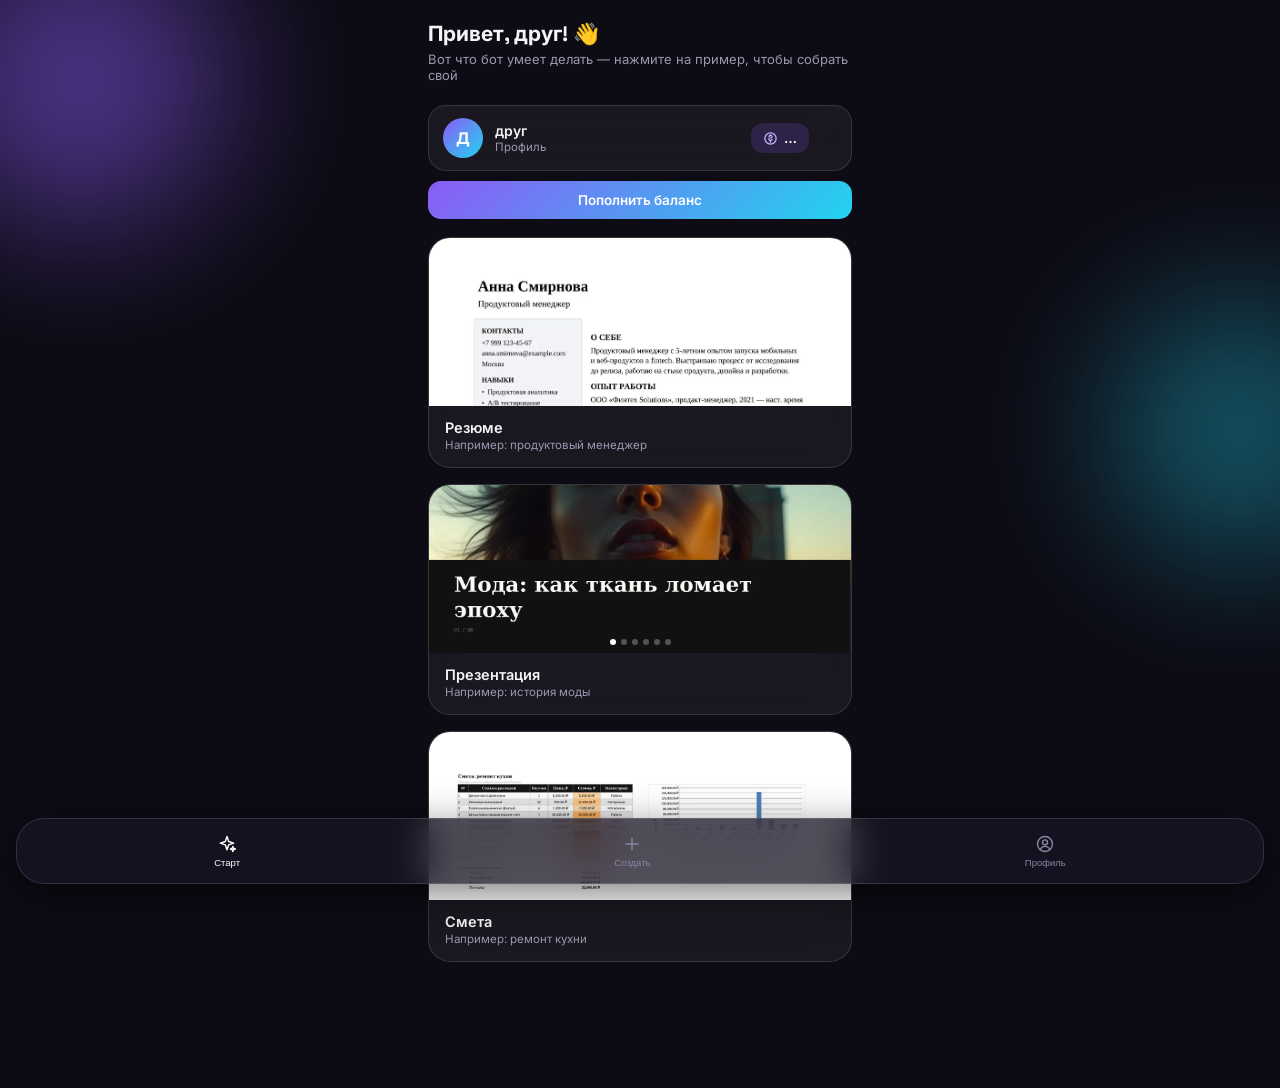
<file: index.html>
<!DOCTYPE html>
<html lang="ru">
<head>
<meta charset="UTF-8">
<meta name="viewport" content="width=device-width, initial-scale=1.0, maximum-scale=1.0, user-scalable=no">
<title>Меню — Neon Glassmorphism</title>
<link rel="preconnect" href="https://fonts.googleapis.com">
<link rel="preconnect" href="https://fonts.gstatic.com" crossorigin>
<link href="https://fonts.googleapis.com/css2?family=Space+Grotesk:wght@500;600;700&family=Inter:wght@400;500;600;700&family=JetBrains+Mono:wght@500;600&display=swap" rel="stylesheet">
<script>
  // Основной скрипт telegram-web-app.js грузится с telegram.org (тег ниже). Но onerror
  // у <script> срабатывает только при ЯВНОМ сбое (404, обрыв соединения) - если сеть
  // просто тихо роняет пакеты без внятного отказа (бывает при зажатых доменах), запрос
  // повисает без события ошибки, и onerror не поможет. Поэтому дублируем проверку
  // таймером: не дождались window.Telegram.WebApp за разумное время - берём копию с
  // нашего же домена (GitHub Pages), не дожидаясь официального "провала".
  //
  // ВАЖНО: это объявление обязано идти ДО тега со скриптом telegram.org ниже, а не после -
  // раньше было наоборот, и при быстрой сетевой ошибке onerror мог сработать раньше, чем
  // браузер успевал распарсить этот блок, вызывая "loadLocalTelegramFallback is not
  // defined" прямо в консоли (поймано тестом, не в проде, но баг был реальный).
  var __localFallbackLoaded = false;
  function loadLocalTelegramFallback() {
    if (__localFallbackLoaded) return;
    __localFallbackLoaded = true;
    var s = document.createElement('script');
    s.src = './telegram-web-app.js';
    document.head.appendChild(s);
  }
  setTimeout(function () {
    if (!window.Telegram || !window.Telegram.WebApp) loadLocalTelegramFallback();
  }, 2500);
</script>
<script async src="https://telegram.org/js/telegram-web-app.js" onerror="window.__tgLoadFailed=true;loadLocalTelegramFallback();"></script>
<style>
  * { box-sizing: border-box; -webkit-tap-highlight-color: transparent; }
  html, body {
    margin: 0; min-height: 100%; background: #0d0b14; color: #f5f5f7;
    font-family: 'Inter', -apple-system, sans-serif; -webkit-font-smoothing: antialiased;
    overflow-x: hidden;
  }
  .mono { font-family: 'JetBrains Mono', ui-monospace, 'SF Mono', monospace; }
  .display { font-family: 'Space Grotesk', 'Inter', sans-serif; }

  /* --- Фон --- */
  .bg-root { position: relative; min-height: 100vh; }
  .orb { position: fixed; border-radius: 50%; filter: blur(75px); pointer-events: none; z-index: 0; }
  .orb1 { width: 300px; height: 300px; background: #8b5cf6; opacity: .5; top: -70px; left: -70px; }
  .orb2 { width: 260px; height: 260px; background: #22d3ee; opacity: .38; top: 300px; right: -90px; }
  .wrap { position: relative; z-index: 1; padding: 20px 18px 110px; max-width: 460px; margin: 0 auto; }

  .glass { background: rgba(255,255,255,0.055); border: 1px solid rgba(255,255,255,0.13); backdrop-filter: blur(18px); -webkit-backdrop-filter: blur(18px); }

  /* --- Шапка --- */
  .greeting { font-size: 21px; font-weight: 700; margin: 0 0 16px; }

  .limit-widget { border-radius: 18px; padding: 15px 17px; margin-bottom: 26px; display: flex; align-items: center; justify-content: space-between; }
  .credits-left { display: flex; align-items: center; gap: 10px; }
  .credits-icon { width: 34px; height: 34px; border-radius: 10px; background: linear-gradient(135deg, rgba(139,92,246,0.35), rgba(34,211,238,0.25)); display: flex; align-items: center; justify-content: center; }
  .credits-icon svg { width: 18px; height: 18px; stroke: #d8d2ff; stroke-width: 1.7; fill: none; }
  .credits-label { font-size: 11.5px; color: #9d97b0; margin: 0 0 1px; }
  .credits-count { font-size: 17px; font-weight: 700; letter-spacing: .01em; }
  .credits-topup {
    padding: 8px 14px; border-radius: 12px; border: none; cursor: pointer; font-family: inherit;
    font-size: 13px; font-weight: 600; color: #fff;
    background: linear-gradient(135deg, #8b5cf6, #22d3ee);
  }
  .credits-topup:active { opacity: .8; }

  /* --- Круговая шкала кредитов --- */
  .gauge-widget { border-radius: 20px; padding: 18px; margin-bottom: 26px; }
  .gauge-row { display: flex; align-items: center; gap: 16px; margin-bottom: 14px; }
  .gauge-ring { width: 72px; height: 72px; flex-shrink: 0; position: relative; }
  .gauge-ring svg { width: 100%; height: 100%; transform: rotate(-90deg); }
  .gauge-ring .track { fill: none; stroke: rgba(255,255,255,0.09); stroke-width: 7; }
  .gauge-ring .fill { fill: none; stroke: url(#gaugeGrad); stroke-width: 7; stroke-linecap: round; transition: stroke-dashoffset .6s ease; filter: drop-shadow(0 0 5px rgba(139,92,246,0.7)); }
  .gauge-ring .num { position: absolute; inset: 0; display: flex; align-items: center; justify-content: center; font-size: 15px; font-weight: 700; }
  .gauge-info-label { font-size: 12px; color: #9d97b0; margin: 0 0 3px; }
  .gauge-info-value { font-size: 16px; font-weight: 700; margin: 0 0 4px; }
  .gauge-info-hint { font-size: 12px; color: #b8b3c7; margin: 0; }
  .gauge-info-hint b { color: #d8d2ff; font-weight: 600; }
  .gauge-topup {
    width: 100%; padding: 11px; border-radius: 13px; border: none; cursor: pointer; font-family: inherit;
    font-size: 13.5px; font-weight: 600; color: #fff;
    background: linear-gradient(135deg, #8b5cf6, #22d3ee);
  }
  .gauge-topup:active { opacity: .8; }

  /* --- Переключение экранов --- */
  .screen { display: none; }
  .screen.active { display: block; }

  /* --- Чат-экран --- */
  .chat-header { display: flex; align-items: center; justify-content: space-between; margin-bottom: 4px; }
  .chat-badge-free {
    font-size: 10.5px; font-weight: 700; letter-spacing: .03em; color: #86efac;
    background: rgba(34,197,94,0.16); border: 1px solid rgba(34,197,94,0.3); padding: 3px 10px; border-radius: 99px;
  }
  .chat-sub { font-size: 13px; color: #9d97b0; margin: 4px 0 22px; }
  .chat-bubble {
    max-width: 84%; border-radius: 18px 18px 18px 4px; padding: 12px 15px; margin-bottom: 14px;
    font-size: 14px; line-height: 1.45;
  }
  .chat-bubble-assist { background: rgba(255,255,255,0.06); border: 1px solid rgba(255,255,255,0.12); }
  .chat-suggestions { display: flex; flex-wrap: wrap; gap: 8px; margin-bottom: 14px; }
  .chat-chip {
    font-size: 12.5px; padding: 8px 14px; border-radius: 99px; cursor: pointer;
    background: rgba(255,255,255,0.06); border: 1px solid rgba(255,255,255,0.13); color: #d8d2ff;
  }
  .chat-chip:active { background: rgba(255,255,255,0.12); }
  .chat-input-bar {
    position: fixed; left: 16px; right: 16px; bottom: 86px; z-index: 9; border-radius: 20px;
    padding: 6px 6px 6px 16px; display: flex; align-items: center; gap: 8px;
    background: rgba(24,20,36,0.85); border: 1px solid rgba(255,255,255,0.14);
    backdrop-filter: blur(20px); -webkit-backdrop-filter: blur(20px);
  }
  .chat-input-bar input {
    flex: 1; background: none; border: none; outline: none; color: #fff; font-family: inherit; font-size: 14px; padding: 10px 0;
  }
  .chat-input-bar input::placeholder { color: #726c85; }
  .chat-send {
    width: 38px; height: 38px; border-radius: 50%; flex-shrink: 0; border: none; cursor: pointer;
    background: linear-gradient(135deg, #8b5cf6, #22d3ee); display: flex; align-items: center; justify-content: center;
  }
  .chat-send svg { width: 17px; height: 17px; stroke: #fff; stroke-width: 2.2; fill: none; }

  /* --- Профиль --- */
  .profile-row { display: flex; align-items: center; gap: 14px; margin-bottom: 24px; }
  .profile-avatar {
    width: 56px; height: 56px; border-radius: 50%; flex-shrink: 0;
    background: linear-gradient(135deg, #8b5cf6, #ec4899); display: flex; align-items: center; justify-content: center;
    font-size: 22px; font-weight: 700; font-family: 'Space Grotesk', sans-serif;
  }
  .profile-name { font-size: 18px; font-weight: 700; margin: 0 0 2px; }
  .profile-sub { font-size: 13px; color: #9d97b0; margin: 0; }
  .history-item {
    display: flex; align-items: center; gap: 12px; padding: 12px 4px;
  }
  .history-item:not(:last-child) { border-bottom: 1px solid rgba(255,255,255,0.08); }
  .history-icon { width: 36px; height: 36px; border-radius: 11px; background: rgba(255,255,255,0.07); display: flex; align-items: center; justify-content: center; flex-shrink: 0; }
  .history-icon svg { width: 17px; height: 17px; stroke: #b8b3c7; stroke-width: 1.7; fill: none; }
  .history-name { font-size: 13.5px; font-weight: 500; }
  .history-date { font-size: 11.5px; color: #726c85; }

  /* --- Переключатель режима управления --- */
  .formula-switch { display:flex; align-items:center; gap:14px; cursor:pointer; min-height:48px; }
  .formula-switch input { appearance:none; -webkit-appearance:none; flex:0 0 48px; width:48px; height:28px; margin:0; border:1px solid #827b92; border-radius:20px; background:#393345; position:relative; cursor:pointer; }
  .formula-switch input::before { content:""; position:absolute; width:20px; height:20px; top:3px; left:3px; border-radius:50%; background:#fff; transition:transform .18s ease; }
  .formula-switch input:checked { background:#6d55da; border-color:#9b8bf3; }
  .formula-switch input:checked::before { transform:translateX(20px); }
  .formula-switch input:focus-visible { outline:3px solid #42c9ec; outline-offset:3px; }
  @media (prefers-reduced-motion:reduce) { .formula-switch input::before { transition:none; } }
  .mode-toggle { display: flex; gap: 4px; padding: 4px; border-radius: 14px; margin-bottom: 24px; }
  .mode-btn {
    flex: 1; border: none; background: none; padding: 10px 8px; border-radius: 11px; cursor: pointer;
    font-family: inherit; font-size: 13px; font-weight: 600; color: #9d97b0;
    display: flex; align-items: center; justify-content: center; gap: 7px; transition: all .2s ease;
  }
  .mode-btn svg { width: 16px; height: 16px; stroke-width: 1.8; fill: none; stroke: #9d97b0; }
  .mode-btn.active { background: rgba(255,255,255,0.1); color: #fff; }
  .mode-btn.active svg { stroke: #fff; }

  .voice-hint { display: flex; align-items: center; gap: 10px; padding: 11px 14px; border-radius: 14px; margin-bottom: 18px; }
  .voice-hint svg { width: 17px; height: 17px; stroke: #86efac; stroke-width: 1.8; fill: none; flex-shrink: 0; }
  .voice-hint span { font-size: 12px; color: #b8b3c7; line-height: 1.4; }

  /* --- Форма генерации внутри Mini App --- */
  .form-header { display: flex; align-items: center; gap: 12px; margin-bottom: 22px; }
  .form-back { width: 34px; height: 34px; border-radius: 50%; border: none; background: rgba(255,255,255,0.08); display: flex; align-items: center; justify-content: center; cursor: pointer; flex-shrink: 0; }
  .form-back svg { width: 16px; height: 16px; stroke: #fff; stroke-width: 2.2; fill: none; }
  .form-title { font-size: 19px; font-weight: 700; margin: 0; }

  .field-label { font-size: 12.5px; font-weight: 600; color: #b8b3c7; margin: 0 0 8px; display: flex; align-items: center; justify-content: space-between; }
  .field-label .opt { font-weight: 400; color: #726c85; font-size: 11px; }
  .field-block { margin-bottom: 18px; }
  .field-input, .field-textarea, .field-select {
    width: 100%; border-radius: 14px; border: 1px solid rgba(255,255,255,0.13);
    background: rgba(255,255,255,0.05); color: #fff; font-family: inherit; font-size: 14.5px;
    padding: 12px 14px; box-sizing: border-box;
  }
  .field-input:focus, .field-textarea:focus, .field-select:focus { outline: none; border-color: rgba(139,92,246,0.6); }
  .field-textarea { resize: vertical; min-height: 76px; line-height: 1.4; }
  .field-hint { margin: 8px 0 0; font-size: 12px; line-height: 1.35; color: #8d87a0; }
  .field-select { appearance: none; -webkit-appearance: none; background-image: url("data:image/svg+xml,%3Csvg xmlns='http://www.w3.org/2000/svg' viewBox='0 0 24 24' fill='none' stroke='%239d97b0' stroke-width='2'%3E%3Cpath d='M6 9l6 6 6-6'/%3E%3C/svg%3E"); background-repeat: no-repeat; background-position: right 12px center; background-size: 18px; padding-right: 36px; }
  .field-select optgroup { color: #9d97b0; font-style: normal; }
  .field-select option { color: #fff; background: #1c1830; }

  .chip-row { display: flex; gap: 8px; overflow-x: auto; padding-bottom: 2px; }
  .chip-row::-webkit-scrollbar { display: none; }
  .field-chip {
    flex-shrink: 0; padding: 9px 15px; border-radius: 99px; font-size: 13px; font-weight: 500;
    color: #b8b3c7; border: 1px solid rgba(255,255,255,0.13); background: rgba(255,255,255,0.04);
    cursor: pointer; white-space: nowrap; transition: all .2s ease;
  }
  .field-chip.active { color: #fff; border-color: transparent; background: linear-gradient(90deg, #8b5cf6, #22d3ee); }

  .stepper { display: flex; align-items: center; gap: 14px; }
  .stepper-btn {
    width: 38px; height: 38px; border-radius: 12px; border: 1px solid rgba(255,255,255,0.13);
    background: rgba(255,255,255,0.05); color: #fff; font-size: 19px; cursor: pointer;
    display: flex; align-items: center; justify-content: center; flex-shrink: 0;
  }
  .stepper-value { font-size: 17px; font-weight: 700; min-width: 30px; text-align: center; font-family: 'JetBrains Mono', monospace; }

  .form-submit {
    width: 100%; padding: 15px; border-radius: 16px; border: none; cursor: pointer;
    background: linear-gradient(135deg, #8b5cf6, #22d3ee); color: #fff; font-family: inherit;
    font-size: 15px; font-weight: 700; margin-top: 6px; box-shadow: 0 8px 24px rgba(139,92,246,0.35);
  }
  .form-submit:active { opacity: .85; }
  .form-cost { text-align: center; font-size: 12px; color: #726c85; margin-top: 10px; }

  /* --- Экран детализации примера: увеличенный макет + три действия --- */
  /* Высота блока подогнана под РЕАЛЬНОЕ соотношение сторон каждого скриншота-примера
     (резюме - вертикальный документ 520x672, презентация - слайд 16:9 520x292, смета -
     альбомная таблица 520x401). Раньше была общая фиксированная высота 230px и overflow:
     hidden поверх - резюме обрезалось почти на 60% (виден только верхний кусок страницы),
     смета - примерно на треть. object-fit:cover теперь просто докрывает пиксельные
     округления, а не выполняет всю обрезку сам. */
  /* .portfolio-preview (базовый класс) задаёт фиксированную height:168px - нужна для
     карточек на главном экране, но на ЭКРАНЕ ДЕТАЛИЗАЦИИ (.detail-preview) с этой
     фиксированной высотой и одновременно заданным aspect-ratio (см. правила ниже) браузер
     считает ширину ОТ высоты (168px * соотношение) вместо того, чтобы взять всю ширину
     карточки и посчитать высоту от неё - картинка превращалась в мелкую "марку" в левом
     углу экрана вместо крупного превью на всю ширину. width:100%+height:auto здесь отдают
     ширину контейнеру (как везде в обычном блочном потоке), а высоту досчитывает
     aspect-ratio уже от неё.
  */
  .detail-preview { padding: 0; overflow: hidden; }
  /* Специфичность выше, чем у .portfolio-preview{height:168px} (объявлен ниже по файлу,
     иначе он бы победил как более поздний при равной специфичности) - иначе высота
     остаётся зафиксированной в 168px и aspect-ratio считает от неё ширину вместо высоты. */
  .portfolio-preview.detail-preview { width: 100%; height: auto; }
  .detail-preview.dp-resume { aspect-ratio: 520 / 672; }
  .detail-preview.dp-pres { aspect-ratio: 520 / 292; }
  .detail-preview.dp-excel { aspect-ratio: 520 / 401; }
  /* .portfolio-preview - общий базовый класс - включает display:flex (чтобы центрировать
     старые CSS-заглушки). Когда на ТОМ ЖЕ элементе ещё и aspect-ratio (детальный экран
     Презентации, dp-pres) - сочетание "flex-контейнер, чей размер выведен из aspect-ratio"
     + "flex-элемент (.qs-track) с width:100% от него" в Chromium/LibreOffice схлопывает
     .qs-track в 0 (виден только пустой экран без слайдов). У .qs-swipe с обычным фиксом
     высоты (карточка "Резюме" на главном экране) такого нет, потому что там своего
     aspect-ratio нет. Убираем flex именно на пересечении этих двух классов - track внутри
     и так уже растягивается на 100% ширины/высоты обычным блочным потоком, центрирование
     тут не нужно (там всегда ровно один слайд на весь кадр).
  */
  .detail-preview.qs-swipe { display: block; }
  .detail-preview img { width: 100%; height: 100%; display: block; object-fit: cover; object-position: top; }
  .detail-desc { font-size: 13px; color: #b8b3c7; line-height: 1.5; margin: 16px 0 22px; }
  .detail-action {
    width: 100%; display: flex; align-items: center; gap: 12px; padding: 14px 16px;
    border-radius: 16px; border: none; cursor: pointer; font-family: inherit; text-align: left;
    margin-bottom: 10px; color: #fff; background: rgba(255,255,255,0.06); border: 1px solid rgba(255,255,255,0.13);
  }
  .detail-action:active { background: rgba(255,255,255,0.12); }
  .detail-action.primary { background: linear-gradient(90deg, #8b5cf6, #22d3ee); border: none; }
  .detail-action-icon { width: 36px; height: 36px; border-radius: 11px; background: rgba(255,255,255,0.1); display: flex; align-items: center; justify-content: center; flex-shrink: 0; }
  .detail-action.primary .detail-action-icon { background: rgba(255,255,255,0.2); }
  .detail-action-icon svg { width: 18px; height: 18px; stroke: #fff; stroke-width: 1.8; fill: none; }
  .detail-action-text { flex: 1; }
  .detail-action-title { font-size: 14px; font-weight: 600; margin: 0; }
  .detail-action-sub { font-size: 11.5px; color: rgba(255,255,255,0.65); margin: 1px 0 0; }

  /* --- Интерактивная карточка "Профиль + баланс" на экране "Старт" --- */
  .profile-balance-card {
    display: flex; align-items: center; gap: 12px; padding: 12px 14px; border-radius: 18px;
    margin: 14px 0 18px; cursor: pointer; transition: transform .15s ease;
  }
  .profile-balance-card:active { transform: scale(0.97); }
  .pb-avatar {
    width: 40px; height: 40px; border-radius: 50%; flex-shrink: 0;
    background: linear-gradient(135deg, #8b5cf6, #22d3ee);
    display: flex; align-items: center; justify-content: center;
    font-size: 16px; font-weight: 700; color: #fff;
  }
  .pb-info { flex: 1; min-width: 0; }
  .pb-name { font-size: 14px; font-weight: 600; margin: 0; white-space: nowrap; overflow: hidden; text-overflow: ellipsis; }
  .pb-sub { font-size: 11.5px; color: #9d97b0; margin: 1px 0 0; }
  .pb-balance {
    display: flex; align-items: center; gap: 6px; padding: 7px 12px; border-radius: 12px;
    background: rgba(139,92,246,0.18); flex-shrink: 0;
  }
  .pb-balance svg { width: 15px; height: 15px; stroke: #c4b5fd; stroke-width: 2; fill: none; }
  .pb-balance-num { font-size: 13px; font-weight: 700; color: #fff; font-family: inherit; }
  .pb-chevron { color: #9d97b0; flex-shrink: 0; }
  .pb-chevron svg { width: 16px; height: 16px; stroke-width: 2; fill: none; }

  .mic-btn {
    width: 38px; height: 38px; border-radius: 50%; flex-shrink: 0; border: none; cursor: pointer;
    background: rgba(255,255,255,0.08); display: flex; align-items: center; justify-content: center;
  }
  .mic-btn svg { width: 17px; height: 17px; stroke: #d8d2ff; stroke-width: 1.8; fill: none; }

  /* --- Плитки Музыка/Картинки/Видео --- */
  @keyframes pulse-glow {
    0%, 100% { opacity: .55; transform: scale(1); }
    50% { opacity: .9; transform: scale(1.18); }
  }
  .media-grid { display: grid; grid-template-columns: repeat(3, 1fr); gap: 10px; margin-bottom: 16px; }
  .media-card {
    border-radius: 20px; padding: 16px 10px 13px; min-height: 118px; position: relative; overflow: hidden;
    display: flex; flex-direction: column; align-items: center; justify-content: center; gap: 8px; text-align: center;
    cursor: pointer; transition: transform .15s ease;
  }
  .media-card:active { transform: scale(0.93); }
  .media-glow { position: absolute; width: 70px; height: 70px; border-radius: 50%; filter: blur(24px); top: -10px; animation: pulse-glow 3.2s ease-in-out infinite; }
  .media-music .media-glow { background: #f472b6; }
  .media-image .media-glow { background: #8b5cf6; }
  .media-video .media-glow { background: #22d3ee; }
  .media-icon { width: 36px; height: 36px; border-radius: 12px; display: flex; align-items: center; justify-content: center; position: relative; z-index: 1; }
  .media-music .media-icon { background: rgba(244,114,182,0.22); }
  .media-image .media-icon { background: rgba(139,92,246,0.22); }
  .media-video .media-icon { background: rgba(34,211,238,0.22); }
  .media-icon svg { width: 19px; height: 19px; stroke-width: 1.7; fill: none; }
  .media-music .media-icon svg { stroke: #fbcfe8; }
  .media-image .media-icon svg { stroke: #c4b5fd; }
  .media-video .media-icon svg { stroke: #a5f3fc; }
  .media-title { font-size: 12.5px; font-weight: 600; position: relative; z-index: 1; }
  .media-cost {
    font-size: 10.5px; font-weight: 600; color: #d8d2ff; position: relative; z-index: 1;
    background: rgba(255,255,255,0.08); padding: 2px 8px; border-radius: 99px;
  }
  .badge-soon {
    position: absolute; top: 8px; right: 8px; font-size: 8.5px; font-weight: 700; letter-spacing: .03em;
    background: rgba(255,255,255,0.12); color: #d8d2ff; padding: 2px 6px; border-radius: 99px; z-index: 1;
  }

  /* --- Две главные карточки --- */
  .hero-grid { display: grid; grid-template-columns: 1fr 1fr; gap: 12px; margin-bottom: 16px; }
  .hero-card {
    border-radius: 22px; padding: 20px 16px; min-height: 148px;
    display: flex; flex-direction: column; justify-content: space-between;
    cursor: pointer; position: relative; overflow: hidden;
    transition: transform .15s ease;
  }
  .hero-card:active { transform: scale(0.95); }
  .hero-glow { position: absolute; width: 90px; height: 90px; border-radius: 50%; filter: blur(30px); top: -20px; right: -20px; opacity: .6; }
  .hero-1 .hero-glow { background: #8b5cf6; }
  .hero-2 .hero-glow { background: #22c55e; }
  .hero-icon { width: 34px; height: 34px; border-radius: 11px; display: flex; align-items: center; justify-content: center; position: relative; z-index: 1; }
  .hero-1 .hero-icon { background: rgba(139,92,246,0.22); }
  .hero-2 .hero-icon { background: rgba(34,197,94,0.22); }
  .hero-icon svg { width: 19px; height: 19px; stroke-width: 1.7; fill: none; }
  .hero-1 .hero-icon svg { stroke: #c4b5fd; }
  .hero-2 .hero-icon svg { stroke: #86efac; }
  .hero-title { font-size: 15px; font-weight: 600; position: relative; z-index: 1; }
  .hero-sub { font-size: 11.5px; color: #9d97b0; margin-top: 2px; position: relative; z-index: 1; }
  .hero-cost {
    position: absolute; top: 14px; right: 14px; font-size: 10.5px; font-weight: 600; color: #d8d2ff; z-index: 1;
    background: rgba(255,255,255,0.1); padding: 2px 8px; border-radius: 99px;
  }

  /* --- Смарт-папка --- */
  .folder-card {
    border-radius: 20px; padding: 17px 18px; margin-bottom: 28px;
    display: flex; align-items: center; gap: 14px; cursor: pointer;
    transition: transform .15s ease;
  }
  .folder-card:active { transform: scale(0.97); }
  .folder-icon {
    width: 46px; height: 46px; border-radius: 14px; flex-shrink: 0;
    background: linear-gradient(135deg, rgba(139,92,246,0.35), rgba(34,211,238,0.25));
    display: flex; align-items: center; justify-content: center;
  }
  .folder-icon svg { width: 23px; height: 23px; stroke: #d8d2ff; stroke-width: 1.6; fill: none; }
  .folder-text { flex: 1; }
  .folder-title { font-size: 15.5px; font-weight: 600; margin: 0 0 2px; }
  .folder-sub { font-size: 12px; color: #9d97b0; margin: 0; }
  .folder-chevron { color: #9d97b0; transform: rotate(90deg); transition: transform .3s ease; }
  .folder-chevron svg { width: 16px; height: 16px; stroke-width: 2; fill: none; }

  /* --- Портфолио: крупные карточки-превью на экране "Старт" --- */
  .portfolio-card {
    border-radius: 22px; overflow: hidden; margin-bottom: 16px; cursor: pointer;
    transition: transform .15s ease;
  }
  .portfolio-card:active { transform: scale(0.97); }


  .qs-swipe { position: relative; overflow: hidden; }
  .qs-track {
    display: flex; overflow-x: auto; scroll-snap-type: x mandatory; width: 100%; height: 100%;
    -webkit-overflow-scrolling: touch; scrollbar-width: none; touch-action: pan-y;
    cursor: grab;
  }
  /* Пока идёт перетаскивание указателем (initSwipe) - отключаем snap, чтобы браузер не
     "перетягивал" scrollLeft обратно к ближайшей странице поверх наших же значений, и
     показываем "хватающий" курсор для мыши. */
  .qs-track.dragging { scroll-snap-type: none; cursor: grabbing; scroll-behavior: auto; }
  .qs-track::-webkit-scrollbar { display: none; }
  /* width (не только min-width) обязателен: без него у .qs-page как flex-item с
     flex-basis:auto ширину считают по содержимому - а у img внутри без своей заданной
     ширины браузер выводит "естественную" ширину из заданной высоты (100%) и
     intrinsic-соотношения сторон картинки. Для книжной страницы (резюме) это заметно
     ШИРЕ экрана - .qs-page растягивается вместе с ней (min-width:100% - это минимум,
     не потолок), и вместо целой страницы виден обрезанный кроп. width:100% делает
     flex-basis фиксированным независимо от контента. */
  .qs-page { width: 100%; min-width: 100%; height: 100%; flex-shrink: 0; scroll-snap-align: start; }
  .qs-page img { width: 100%; height: 100%; display: block; object-fit: cover; -webkit-user-drag: none; user-select: none; pointer-events: none; }
  .qs-dots { display: flex; gap: 5px; justify-content: center; padding: 8px 0 2px; }
  .qs-dots i { width: 6px; height: 6px; border-radius: 50%; background: rgba(255,255,255,.28); display: block; }
  .qs-dots i.on { background: #fff; }
  /* Точки-индикаторы свайпа презентации на карточке главного экрана - в отличие от
     экрана детализации, тут нет отдельного места под ними (карточка сохраняет
     фиксированную высоту 168px наравне с резюме/сметой), поэтому кладём точки поверх
     нижнего края самого изображения, а не отдельной строкой под ним. */
  .qs-dots.home-qs-dots { position: absolute; left: 0; right: 0; bottom: 8px; padding: 0; z-index: 2; }

  .portfolio-preview {
    height: 168px; position: relative; padding: 18px;
    display: flex; align-items: center; justify-content: center;
  }
  .portfolio-info { padding: 13px 16px 15px; display: flex; align-items: center; justify-content: space-between; }
  .portfolio-title { font-size: 14.5px; font-weight: 600; margin: 0 0 2px; }
  .portfolio-sub { font-size: 11.5px; color: #9d97b0; margin: 0; }
  .portfolio-arrow { color: #9d97b0; }
  .portfolio-arrow svg { width: 18px; height: 18px; stroke-width: 2; fill: none; }

  /* Мини-макет резюме: тёмная "боковая колонка" слева + скелетон-строки справа - как в
     реальном .docx, который собирает бот (двухколоночная вёрстка с серой панелью). */
  .portfolio-preview.pv-resume { background: linear-gradient(135deg, rgba(139,92,246,0.16), rgba(34,211,238,0.10)); }
  .portfolio-preview.pv-resume { padding: 0; }
  .portfolio-preview.pv-resume img { width: 100%; height: 100%; display: block; object-fit: cover; object-position: top; }
  .mini-resume { width: 100%; max-width: 230px; height: 128px; background: #fff; border-radius: 10px; display: flex; overflow: hidden; box-shadow: 0 10px 28px rgba(0,0,0,0.35); }
  .mini-resume-side { width: 34%; background: #eef0f6; padding: 12px 9px; display: flex; flex-direction: column; gap: 7px; }
  .mini-resume-main { flex: 1; padding: 12px 12px; display: flex; flex-direction: column; gap: 7px; }
  .mini-line { height: 6px; border-radius: 3px; background: #d7dae4; }
  .mini-resume-main .mini-line { background: #dfe1ea; }
  .mini-resume-main .mini-line.title { height: 9px; width: 60%; background: linear-gradient(90deg, #8b5cf6, #22d3ee); }
  .mini-line.w40 { width: 40%; } .mini-line.w55 { width: 55%; } .mini-line.w70 { width: 70%; } .mini-line.w85 { width: 85%; } .mini-line.w95 { width: 95%; }

  /* Мини-макет презентации: фото на весь кадр + плашка с заголовком снизу - точная
     копия логики обложки в _build_presentation() (cover_style "band"). */
  .portfolio-preview.pv-pres { padding: 0; }
  /* object-position: bottom - карточка на главном экране (382x168, соотношение ~2.27)
     заметно шире обложки презентации (520x292, ~1.78), поэтому object-fit:cover обрезает
     лишнее по вертикали. Обложка всегда строится как "фото + тёмная подпись с заголовком
     и номером страницы внизу" (см. cover-слайд в _build_presentation) - обрезая сверху
     (где просто небо/волосы), а не снизу, мы всегда сохраняем подпись целиком, вместо
     того чтобы отрезать вторую строку заголовка, как было при object-position: top. */
  .portfolio-preview.pv-pres img { width: 100%; height: 100%; display: block; object-fit: cover; object-position: bottom; }
  .mini-slide {
    width: 100%; height: 100%; border-radius: 0; position: relative; overflow: hidden;
    background: linear-gradient(135deg, #8b5cf6 0%, #6d28d9 45%, #22d3ee 100%);
  }
  .mini-slide::before {
    content: ""; position: absolute; inset: 0;
    background: radial-gradient(circle at 30% 25%, rgba(255,255,255,0.25), transparent 55%);
  }
  .mini-slide-bar { position: absolute; left: 0; right: 0; bottom: 0; padding: 14px 16px 12px; background: linear-gradient(0deg, rgba(13,11,20,0.85), transparent); }
  .mini-slide-bar .mini-line { background: rgba(255,255,255,0.92); height: 8px; margin-bottom: 6px; }
  .mini-slide-bar .mini-line:last-child { background: rgba(255,255,255,0.55); height: 5px; margin-bottom: 0; width: 40%; }

  /* Мини-макет Excel: цветная шапка-градиент + зебра-строки - как в build_excel_items()
     (акцентная заливка шапки, чередующиеся строки, денежная колонка справа). */
  .portfolio-preview.pv-excel { background: linear-gradient(135deg, rgba(34,197,94,0.14), rgba(34,211,238,0.10)); padding: 0; }
  .portfolio-preview.pv-excel img { width: 100%; height: 100%; display: block; object-fit: cover; object-position: top; }
  .mini-table { width: 100%; max-width: 230px; border-radius: 10px; overflow: hidden; box-shadow: 0 10px 28px rgba(0,0,0,0.35); }
  .mini-table-row { display: grid; grid-template-columns: 2.2fr 1fr 1fr; gap: 8px; padding: 8px 12px; background: #fff; align-items: center; }
  .mini-table-row.mt-head { background: linear-gradient(90deg, #22c55e, #22d3ee); }
  .mini-table-row.mt-head span { height: 6px; border-radius: 3px; background: rgba(255,255,255,0.9); }
  .mini-table-row.mt-alt { background: #f3f6f2; }
  .mini-table-row span { height: 6px; border-radius: 3px; background: #dfe6dc; }
  .mini-table-row span:last-child { background: #b8dfc4; }

  .section-label { font-size: 13px; font-weight: 600; color: #b8b3c7; margin: 0 0 12px; }

  /* --- Модальное окно папки --- */
  .modal-overlay {
    position: fixed; inset: 0; z-index: 50;
    background: rgba(5,4,10,0.55); backdrop-filter: blur(6px); -webkit-backdrop-filter: blur(6px);
    display: flex; align-items: flex-end; justify-content: center;
    opacity: 0; pointer-events: none; transition: opacity .25s ease;
  }
  .modal-overlay.open { opacity: 1; pointer-events: auto; }
  .modal-sheet {
    width: 100%; max-width: 460px; border-radius: 24px 24px 0 0; padding: 10px 18px calc(22px + env(safe-area-inset-bottom));
    background: rgba(22,19,32,0.92); border: 1px solid rgba(255,255,255,0.14); border-bottom: none;
    backdrop-filter: blur(24px); -webkit-backdrop-filter: blur(24px);
    transform: translateY(16px); transition: transform .3s cubic-bezier(.2,.8,.2,1);
  }
  .modal-overlay.open .modal-sheet { transform: translateY(0); }
  .modal-handle { width: 36px; height: 4px; border-radius: 99px; background: rgba(255,255,255,0.25); margin: 8px auto 16px; }
  .modal-title { font-size: 15px; font-weight: 600; margin: 0 0 14px; }
  .modal-item {
    display: flex; align-items: center; gap: 13px; padding: 13px 4px;
    cursor: pointer; border: none; background: none; width: 100%; text-align: left; font-family: inherit; color: #fff;
  }
  .modal-item:not(:last-child) { border-bottom: 1px solid rgba(255,255,255,0.08); }
  .modal-item:active { opacity: .5; }
  .modal-icon { width: 38px; height: 38px; border-radius: 12px; display: flex; align-items: center; justify-content: center; flex-shrink: 0; }
  .modal-icon svg { width: 19px; height: 19px; stroke-width: 1.7; fill: none; }
  .m-purple { background: rgba(139,92,246,0.2); } .m-purple svg { stroke: #c4b5fd; }
  .m-blue { background: rgba(56,189,248,0.2); } .m-blue svg { stroke: #7dd3fc; }
  .m-green { background: rgba(34,197,94,0.2); } .m-green svg { stroke: #86efac; }
  .m-amber { background: rgba(245,158,11,0.2); } .m-amber svg { stroke: #fcd34d; }
  .modal-item-title { font-size: 15px; font-weight: 500; }
  .modal-item-sub { font-size: 11.5px; color: #9d97b0; margin-top: 1px; }

  /* --- "Посмотреть пример": полноэкранный просмотр картинок-превью со свайпом --- */
  .lightbox-overlay {
    position: fixed; inset: 0; z-index: 300; background: #050409;
    display: flex; flex-direction: column;
    opacity: 0; pointer-events: none; transition: opacity .2s ease;
  }
  .lightbox-overlay.open { opacity: 1; pointer-events: auto; }
  .lightbox-top {
    display: flex; align-items: center; justify-content: space-between; gap: 12px;
    padding: calc(14px + env(safe-area-inset-top)) 16px 10px; flex-shrink: 0;
  }
  .lightbox-title { font-size: 14px; font-weight: 600; color: #fff; margin: 0; overflow: hidden; text-overflow: ellipsis; white-space: nowrap; }
  .lightbox-close {
    width: 34px; height: 34px; border-radius: 50%; border: none; flex-shrink: 0;
    background: rgba(255,255,255,0.1); display: flex; align-items: center; justify-content: center; cursor: pointer;
  }
  .lightbox-close:active { background: rgba(255,255,255,0.18); }
  .lightbox-close svg { width: 16px; height: 16px; stroke: #fff; stroke-width: 2; fill: none; }
  .lightbox-swipe { flex: 1; position: relative; overflow: hidden; min-height: 0; }
  /* Важно: НЕ display:flex здесь. .qs-page - это flex-item в родительском .qs-track
     (display:flex, строка), и картинка внутри нужной высоты (height:100%) без явной
     ширины при display:flex у самой .qs-page + object-fit заставляет браузер считать
     flex-basis картинки по её СОБСТВЕННОМУ соотношению сторон (высота 100% контейнера
     * intrinsic aspect ratio) - у портретных страниц (резюме) это заметно ШИРЕ экрана,
     .qs-page растягивается вслед за ней (min-width:100% - это минимум, не потолок), и
     видимая часть страницы превращается в обрезанный кроп вместо полной картинки с
     чёрными полями. Без display:flex тут это не нужно вовсе - у img и так уже
     width:100%; height:100% с object-fit:contain, он сам вписывается и центрируется
     внутри готовой (не зависящей от его контента) рамки .qs-page. */
  /* object-fit: contain (не cover, как у карточек-тизеров) - здесь показываем настоящую
     страницу/слайд целиком, обрезать в полноэкранном просмотре нечего. */
  .lightbox-swipe .qs-page img { width: 100%; height: 100%; object-fit: contain; display: block; }
  .lightbox-overlay .qs-dots { padding: 8px 0 calc(16px + env(safe-area-inset-bottom)); flex-shrink: 0; }

  /* --- Плавающая нижняя панель --- */
  .tabbar-float {
    position: fixed; left: 16px; right: 16px; bottom: 16px; z-index: 10; border-radius: 28px; padding: 8px 10px;
    display: flex; align-items: center; justify-content: space-around;
    background: rgba(24,20,36,0.75); border: 1px solid rgba(255,255,255,0.13);
    backdrop-filter: blur(20px); -webkit-backdrop-filter: blur(20px);
    box-shadow: 0 10px 40px rgba(0,0,0,0.5);
  }
  .tab-item { display: flex; flex-direction: column; align-items: center; gap: 3px; color: #8b85a3; background: none; border: none; padding: 7px 16px; cursor: pointer; }
  .tab-item svg { width: 20px; height: 20px; stroke-width: 1.7; fill: none; }
  .tab-item.active { color: #fff; }
  .tab-item span { font-size: 9.5px; font-weight: 500; }

    .pres-kind-row { display: flex; flex-wrap: wrap; gap: 8px; }
    .pres-kind-row .field-chip { flex: 1 1 190px; white-space: normal; font: inherit; color: inherit; }
    .field-chip[hidden] { display: none !important; }
    @media (prefers-reduced-motion: reduce) {
      *, *::before, *::after { animation-duration: 0.01ms !important; transition-duration: 0.01ms !important; }
    }
  </style>
</head>
<body>

<svg width="0" height="0" style="position:absolute" xmlns:xlink="http://www.w3.org/1999/xlink">
  <defs>
    <g id="i-presentation"><rect x="3" y="4" width="18" height="12" rx="2"/><path d="M8 20h8M12 16v4"/></g>
    <g id="i-file"><path d="M14 3H7a2 2 0 0 0-2 2v14a2 2 0 0 0 2 2h10a2 2 0 0 0 2-2V8z"/><path d="M14 3v5h5"/><path d="M9 13h6M9 17h6"/></g>
    <g id="i-chart"><path d="M4 20V10M12 20V4M20 20v-7"/></g>
    <g id="i-download"><path d="M12 3v12m0 0l-4-4m4 4l4-4"/><path d="M4 17v2a2 2 0 0 0 2 2h12a2 2 0 0 0 2-2v-2"/></g>
    <g id="i-eye"><path d="M2 12s3.5-7 10-7 10 7 10 7-3.5 7-10 7-10-7-10-7z"/><circle cx="12" cy="12" r="3"/></g>
    <g id="i-help"><circle cx="12" cy="12" r="9"/><path d="M9.3 9a2.7 2.7 0 0 1 5.1 1.1c0 1.6-2.4 2.1-2.4 3.6"/><path d="M12 17.3v.01"/></g>
    <g id="i-users"><circle cx="8.5" cy="8" r="3"/><path d="M2.5 20c0-3.3 2.7-6 6-6s6 2.7 6 6"/><circle cx="17" cy="8.3" r="2.4"/><path d="M15.7 14.1c2.4.4 4.3 2.5 4.3 5.9"/></g>
    <g id="i-home"><path d="M3 11l9-7 9 7"/><path d="M5 10v9a1 1 0 0 0 1 1h4v-6h4v6h4a1 1 0 0 0 1-1v-9"/></g>
    <g id="i-folder"><path d="M3 7a1 1 0 0 1 1-1h5l2 2h9a1 1 0 0 1 1 1v9a1 1 0 0 1-1 1H4a1 1 0 0 1-1-1z"/></g>
    <g id="i-contract"><path d="M6 3h9l5 5v13a1 1 0 0 1-1 1H6a1 1 0 0 1-1-1V4a1 1 0 0 1 1-1z"/><path d="M14 3v5h5"/><path d="M8.5 13.5l1.8 1.8L14 11.5"/></g>
    <g id="i-resume"><rect x="3" y="4" width="18" height="16" rx="2"/><circle cx="8.5" cy="10" r="2.2"/><path d="M5.3 16c.5-2 2-3 3.2-3s2.7 1 3.2 3"/><path d="M14.5 8.5h4M14.5 11.5h4M14.5 14.5h2.5"/></g>
    <g id="i-car"><path d="M3.5 13.5l1.6-4.3A2 2 0 0 1 7 8h10a2 2 0 0 1 1.9 1.2l1.6 4.3"/><rect x="2.5" y="13.5" width="19" height="5" rx="2"/><circle cx="7" cy="18.5" r="1.5"/><circle cx="17" cy="18.5" r="1.5"/></g>
    <g id="i-user"><circle cx="12" cy="12" r="9"/><circle cx="12" cy="10" r="3"/><path d="M6.3 19a6 6 0 0 1 11.4 0"/></g>
    <g id="i-chevron"><path d="M9 6l6 6-6 6"/></g>
    <g id="i-crown"><path d="M3 8l4 3 5-6 5 6 4-3-2 10H5z"/></g>
    <g id="i-music"><path d="M9 18V5l12-2v13"/><circle cx="6" cy="18" r="3"/><circle cx="18" cy="16" r="3"/></g>
    <g id="i-image"><rect x="3" y="3" width="18" height="18" rx="2"/><circle cx="8.5" cy="8.5" r="1.8"/><path d="M21 15l-5-5L5 21"/></g>
    <g id="i-video"><rect x="2" y="6" width="15" height="12" rx="2"/><path d="M17 10l5-3v10l-5-3z"/></g>
    <g id="i-coin"><circle cx="12" cy="12" r="9"/><path d="M9.5 9.2c0-1.2 1.1-2.2 2.5-2.2s2.5 1 2.5 2c0 1-.9 1.5-2 1.8-1.3.3-3 .8-3 2.2 0 1 1.1 2 2.5 2s2.5-1 2.5-2.2"/><path d="M12 6v1.3M12 16.7V18"/></g>
    <g id="i-send"><path d="M22 2L11 13"/><path d="M22 2l-7 20-4-9-9-4z"/></g>
    <g id="i-sparkle"><path d="M12 3l2 6 6 2-6 2-2 6-2-6-6-2 6-2z"/><path d="M19 15l.8 2.2L22 18l-2.2.8L19 21l-.8-2.2L16 18l2.2-.8z"/></g>
    <g id="i-plus"><path d="M12 5v14M5 12h14"/></g>
    <g id="i-mic"><rect x="9" y="3" width="6" height="11" rx="3"/><path d="M5 11a7 7 0 0 0 14 0M12 18v3"/></g>
    <g id="i-tap"><path d="M9 12V5a1.5 1.5 0 0 1 3 0v5"/><path d="M12 10V4a1.5 1.5 0 0 1 3 0v6"/><path d="M15 10.5V6a1.5 1.5 0 0 1 3 0v8c0 3-2 6-6 6h-1c-3 0-4.5-1.5-6-4l-1.6-2.8a1.4 1.4 0 0 1 2.3-1.5L7 13"/></g>
    <g id="i-menu-sq"><rect x="4" y="4" width="7" height="7" rx="1.5"/><rect x="13" y="4" width="7" height="7" rx="1.5"/><rect x="4" y="13" width="7" height="7" rx="1.5"/><rect x="13" y="13" width="7" height="7" rx="1.5"/></g>
    <linearGradient id="gaugeGrad" x1="0%" y1="0%" x2="100%" y2="100%">
      <stop offset="0%" stop-color="#8b5cf6"/>
      <stop offset="100%" stop-color="#22d3ee"/>
    </linearGradient>
  </defs>
</svg>

<div class="bg-root">
  <div class="orb orb1"></div>
  <div class="orb orb2"></div>

  <div class="wrap">

    <!-- ===== ЭКРАН: БЫСТРЫЙ СТАРТ (главный) ===== -->
    <div class="screen active" id="screen-quickstart">
      <p id="sessionStatus" role="status" class="field-hint" hidden></p>
      <p class="greeting display" style="margin:0 0 4px" id="greetName">Привет, друг! 👋</p>
      <p class="chat-sub" data-i18n="quickstartSub">Вот что бот умеет делать — нажмите на пример, чтобы собрать свой</p>

      <div class="profile-balance-card glass" id="profileBalanceCard">
        <div class="pb-avatar" id="pbAvatar">Д</div>
        <div class="pb-info">
          <p class="pb-name" id="pbName">друг</p>
          <p class="pb-sub" data-i18n="profileTitle">Профиль</p>
        </div>
        <div class="pb-balance" id="pbBalanceBadge">
          <svg viewBox="0 0 24 24" stroke-linecap="round" stroke-linejoin="round"><use href="#i-coin" xlink:href="#i-coin"/></svg>
          <span class="pb-balance-num" id="pbBalanceNum">128</span>
        </div>
        <div class="pb-chevron"><svg viewBox="0 0 24 24" stroke-linecap="round" stroke-linejoin="round"><use href="#i-chevron" xlink:href="#i-chevron"/></svg></div>
      </div>
      <button class="gauge-topup" id="qsTopupBtn" style="margin:-8px 0 18px" data-i18n="topupBtn">Пополнить баланс</button>

      <div class="portfolio-card glass" data-qs="resume">
        <div class="portfolio-preview pv-resume">
          <img src="assets/preview-1db0e71049cc72f7.webp" width="927" height="1200" loading="eager" fetchpriority="high" decoding="async" alt="резюме">
        </div>
        <div class="portfolio-info">
          <div>
            <p class="portfolio-title" data-i18n="qsResumeTitle">Резюме</p>
            <p class="portfolio-sub" data-i18n="qsResumeSub">Например: продуктовый менеджер</p>
          </div>
          <div class="portfolio-arrow"><svg viewBox="0 0 24 24" stroke-linecap="round" stroke-linejoin="round"><use href="#i-chevron" xlink:href="#i-chevron"/></svg></div>
        </div>
      </div>

      <div class="portfolio-card glass" data-qs="pres">
        <div class="portfolio-preview pv-pres qs-swipe" id="homePresSwipe"><div class="qs-track" id="homePresTrack"><div class="qs-page"><img src="assets/preview-6576fe50e9028152.webp" width="1200" height="675" loading="lazy" decoding="async" alt=""></div><div class="qs-page"><img src="assets/preview-f41d1242bb893edf.webp" width="1200" height="675" loading="lazy" decoding="async" alt=""></div><div class="qs-page"><img src="assets/preview-5f495535d1ce9d0a.webp" width="1200" height="675" loading="lazy" decoding="async" alt=""></div><div class="qs-page"><img src="assets/preview-01d575d4904e7e6f.webp" width="1200" height="675" loading="lazy" decoding="async" alt=""></div><div class="qs-page"><img src="assets/preview-6d9eda4cf7ba3e23.webp" width="1200" height="675" loading="lazy" decoding="async" alt=""></div><div class="qs-page"><img src="assets/preview-c732003daf03538b.webp" width="1200" height="675" loading="lazy" decoding="async" alt=""></div></div><div class="qs-dots home-qs-dots" id="homePresDots"><i class="on"></i><i></i><i></i><i></i><i></i><i></i></div></div>
        <div class="portfolio-info">
          <div>
            <p class="portfolio-title" data-i18n="qsPresTitle">Презентация</p>
            <p class="portfolio-sub" data-i18n="qsPresSub">Например: история моды</p>
          </div>
          <div class="portfolio-arrow"><svg viewBox="0 0 24 24" stroke-linecap="round" stroke-linejoin="round"><use href="#i-chevron" xlink:href="#i-chevron"/></svg></div>
        </div>
      </div>

      <div class="portfolio-card glass" data-qs="smeta">
        <div class="portfolio-preview pv-excel">
          <img src="assets/preview-9b49f04cdde127cf.webp" width="1200" height="927" loading="lazy" decoding="async" alt="">
        </div>
        <div class="portfolio-info">
          <div>
            <p class="portfolio-title" data-i18n="qsSmetaTitle">Смета</p>
            <p class="portfolio-sub" data-i18n="qsSmetaSub">Например: ремонт кухни</p>
          </div>
          <div class="portfolio-arrow"><svg viewBox="0 0 24 24" stroke-linecap="round" stroke-linejoin="round"><use href="#i-chevron" xlink:href="#i-chevron"/></svg></div>
        </div>
      </div>
    </div>

    <!-- ===== ЭКРАН: ДЕТАЛИЗАЦИЯ ПРИМЕРА (Резюме) ===== -->
    <div class="screen" id="screen-detail-resume">
      <div class="form-header">
        <button class="form-back" data-back-to="quickstart"><svg viewBox="0 0 24 24" stroke-linecap="round" stroke-linejoin="round"><path d="M15 18l-6-6 6-6"/></svg></button>
        <p class="form-title" data-i18n="qsResumeTitle">Резюме</p>
      </div>
      <div class="portfolio-preview detail-preview dp-resume" style="border-radius:20px; padding:0; overflow:hidden">
        <img src="assets/preview-1db0e71049cc72f7.webp" width="927" height="1200" loading="lazy" decoding="async" alt="резюме" style="width:100%; display:block">
      </div>
      <p class="detail-desc" data-i18n="detailDescResume">Готовое резюме с двухколоночной вёрсткой: контакты, навыки и языки — в боковой панели, опыт и образование — в основном блоке.</p>

      <button class="detail-action" data-view="examples/resume-example.docx" data-title-key="qsResumeTitle">
        <div class="detail-action-icon"><svg viewBox="0 0 24 24" stroke-linecap="round" stroke-linejoin="round"><use href="#i-eye" xlink:href="#i-eye"/></svg></div>
        <div class="detail-action-text"><p class="detail-action-title" data-i18n="viewExampleBtn">Посмотреть пример</p><p class="detail-action-sub" data-i18n="viewExampleSub">Настоящий готовый файл</p></div>
      </button>
      <button class="detail-action" data-download="examples/resume-template.docx">
        <div class="detail-action-icon"><svg viewBox="0 0 24 24" stroke-linecap="round" stroke-linejoin="round"><use href="#i-download" xlink:href="#i-download"/></svg></div>
        <div class="detail-action-text"><p class="detail-action-title" data-i18n="templateTitle">Скачать шаблон</p><p class="detail-action-sub" data-i18n="templateSub">Пустой бланк для заполнения</p></div>
      </button>
      <button class="detail-action primary" data-qs-fill="resume">
        <div class="detail-action-icon"><svg viewBox="0 0 24 24" stroke-linecap="round" stroke-linejoin="round"><use href="#i-sparkle" xlink:href="#i-sparkle"/></svg></div>
        <div class="detail-action-text"><p class="detail-action-title" data-i18n="makeOwnBtn">Сделать под себя</p><p class="detail-action-sub" data-i18n="makeOwnSub">Свои данные, свой результат</p></div>
      </button>
    </div>

    <!-- ===== ЭКРАН: ДЕТАЛИЗАЦИЯ ПРИМЕРА (Презентация) ===== -->
    <div class="screen" id="screen-detail-pres">
      <div class="form-header">
        <button class="form-back" data-back-to="quickstart"><svg viewBox="0 0 24 24" stroke-linecap="round" stroke-linejoin="round"><path d="M15 18l-6-6 6-6"/></svg></button>
        <p class="form-title" data-i18n="qsPresTitle">Презентация</p>
      </div>
      <div class="portfolio-preview detail-preview dp-pres qs-swipe" style="border-radius:20px; padding:0" id="presSwipe">
        <div class="qs-track" id="presTrack"><div class="qs-page"><img src="assets/preview-6576fe50e9028152.webp" width="1200" height="675" loading="lazy" decoding="async" alt=""></div><div class="qs-page"><img src="assets/preview-f41d1242bb893edf.webp" width="1200" height="675" loading="lazy" decoding="async" alt=""></div><div class="qs-page"><img src="assets/preview-5f495535d1ce9d0a.webp" width="1200" height="675" loading="lazy" decoding="async" alt=""></div><div class="qs-page"><img src="assets/preview-01d575d4904e7e6f.webp" width="1200" height="675" loading="lazy" decoding="async" alt=""></div><div class="qs-page"><img src="assets/preview-6d9eda4cf7ba3e23.webp" width="1200" height="675" loading="lazy" decoding="async" alt=""></div><div class="qs-page"><img src="assets/preview-c732003daf03538b.webp" width="1200" height="675" loading="lazy" decoding="async" alt=""></div></div>
      </div>
      <div class="qs-dots" id="presDots"><i class="on"></i><i></i><i></i><i></i><i></i><i></i></div>
      <p class="detail-desc" data-i18n="detailDescPres">Готовая презентация: обложка, слайды с фото и текстом, нативные графики PowerPoint — 5 слайдов в примере.</p>

      <button class="detail-action" data-view="examples/presentation-example.pptx" data-title-key="qsPresTitle">
        <div class="detail-action-icon"><svg viewBox="0 0 24 24" stroke-linecap="round" stroke-linejoin="round"><use href="#i-eye" xlink:href="#i-eye"/></svg></div>
        <div class="detail-action-text"><p class="detail-action-title" data-i18n="viewExampleBtn">Посмотреть пример</p><p class="detail-action-sub" data-i18n="viewExampleSub">Настоящий готовый файл</p></div>
      </button>
      <button class="detail-action" data-download="examples/presentation-template.pptx">
        <div class="detail-action-icon"><svg viewBox="0 0 24 24" stroke-linecap="round" stroke-linejoin="round"><use href="#i-download" xlink:href="#i-download"/></svg></div>
        <div class="detail-action-text"><p class="detail-action-title" data-i18n="templateTitle">Скачать шаблон</p><p class="detail-action-sub" data-i18n="templateSub">Пустой бланк для заполнения</p></div>
      </button>
      <button class="detail-action primary" data-qs-fill="pres">
        <div class="detail-action-icon"><svg viewBox="0 0 24 24" stroke-linecap="round" stroke-linejoin="round"><use href="#i-sparkle" xlink:href="#i-sparkle"/></svg></div>
        <div class="detail-action-text"><p class="detail-action-title" data-i18n="makeOwnBtn">Сделать под себя</p><p class="detail-action-sub" data-i18n="makeOwnSub">Свои данные, свой результат</p></div>
      </button>
    </div>

    <!-- ===== ЭКРАН: ДЕТАЛИЗАЦИЯ ПРИМЕРА (Смета) ===== -->
    <div class="screen" id="screen-detail-smeta">
      <div class="form-header">
        <button class="form-back" data-back-to="quickstart"><svg viewBox="0 0 24 24" stroke-linecap="round" stroke-linejoin="round"><path d="M15 18l-6-6 6-6"/></svg></button>
        <p class="form-title" data-i18n="qsSmetaTitle">Смета</p>
      </div>
      <div class="portfolio-preview detail-preview dp-excel" style="border-radius:20px; padding:0; overflow:hidden">
        <img src="assets/preview-9b49f04cdde127cf.webp" width="1200" height="927" loading="lazy" decoding="async" alt="смета" style="width:100%; display:block">
      </div>
      <p class="detail-desc" data-i18n="detailDescSmeta">Готовая смета с настоящими формулами Excel: суммы считаются автоматически, есть график и итоговая строка.</p>

      <button class="detail-action" data-view="examples/smeta-example.xlsx" data-title-key="qsSmetaTitle">
        <div class="detail-action-icon"><svg viewBox="0 0 24 24" stroke-linecap="round" stroke-linejoin="round"><use href="#i-eye" xlink:href="#i-eye"/></svg></div>
        <div class="detail-action-text"><p class="detail-action-title" data-i18n="viewExampleBtn">Посмотреть пример</p><p class="detail-action-sub" data-i18n="viewExampleSub">Настоящий готовый файл</p></div>
      </button>
      <button class="detail-action" data-download="examples/smeta-template.xlsx">
        <div class="detail-action-icon"><svg viewBox="0 0 24 24" stroke-linecap="round" stroke-linejoin="round"><use href="#i-download" xlink:href="#i-download"/></svg></div>
        <div class="detail-action-text"><p class="detail-action-title" data-i18n="templateTitle">Скачать шаблон</p><p class="detail-action-sub" data-i18n="templateSub">Пустой бланк для заполнения</p></div>
      </button>
      <button class="detail-action primary" data-qs-fill="smeta">
        <div class="detail-action-icon"><svg viewBox="0 0 24 24" stroke-linecap="round" stroke-linejoin="round"><use href="#i-sparkle" xlink:href="#i-sparkle"/></svg></div>
        <div class="detail-action-text"><p class="detail-action-title" data-i18n="makeOwnBtn">Сделать под себя</p><p class="detail-action-sub" data-i18n="makeOwnSub">Свои данные, свой результат</p></div>
      </button>
    </div>

    <!-- ===== ЭКРАН: СОЗДАТЬ (платное) ===== -->
    <div class="screen" id="screen-create">
      <p class="greeting display" data-i18n="createTitle">Создать</p>

      <div class="gauge-widget glass">
        <div class="gauge-row">
          <div class="gauge-ring">
            <svg viewBox="0 0 80 80">
              <circle class="track" cx="40" cy="40" r="33"/>
              <circle class="fill" id="gaugeFill" cx="40" cy="40" r="33" stroke-dasharray="207.3" stroke-dashoffset="207.3"/>
            </svg>
            <div class="num mono" id="gaugeNum">128</div>
          </div>
          <div>
            <p class="gauge-info-label" data-i18n="balanceLabel">Баланс кредитов</p>
            <p class="gauge-info-value mono" id="creditsCount">128 кредитов</p>
            <p class="gauge-info-hint" id="creditsHint">Хватит примерно на <b>12 презентаций</b></p>
          </div>
        </div>
        <button class="gauge-topup" id="topupBtn" data-i18n="topupBtn">Пополнить баланс</button>
      </div>

      <p class="section-label" data-i18n="formatsLabel">Форматы</p>
      <div class="folder-card glass" id="folderDocsBtn">
        <div class="folder-icon"><svg viewBox="0 0 24 24" stroke-linecap="round" stroke-linejoin="round"><use href="#i-folder" xlink:href="#i-folder"/></svg></div>
        <div class="folder-text">
          <p class="folder-title" data-i18n="docsTitle">Документы</p>
          <p class="folder-sub" data-i18n="docsSub">Презентация, Word, Excel</p>
        </div>
        <div class="folder-chevron"><svg viewBox="0 0 24 24" stroke-linecap="round" stroke-linejoin="round"><use href="#i-chevron" xlink:href="#i-chevron"/></svg></div>
      </div>

      <div class="folder-card glass" id="folderMediaBtn">
        <div class="folder-icon"><svg viewBox="0 0 24 24" stroke-linecap="round" stroke-linejoin="round"><use href="#i-sparkle" xlink:href="#i-sparkle"/></svg></div>
        <div class="folder-text">
          <p class="folder-title" data-i18n="mediaTitle">Медиа</p>
          <p class="folder-sub" data-i18n="mediaSub">Картинка · музыка и видео скоро</p>
        </div>
        <div class="folder-chevron"><svg viewBox="0 0 24 24" stroke-linecap="round" stroke-linejoin="round"><use href="#i-chevron" xlink:href="#i-chevron"/></svg></div>
      </div>

      <div class="folder-card glass" id="folderDkpBtn">
        <div class="folder-icon"><svg viewBox="0 0 24 24" stroke-linecap="round" stroke-linejoin="round"><use href="#i-contract" xlink:href="#i-contract"/></svg></div>
        <div class="folder-text">
          <p class="folder-title" data-i18n="dkpTitle">Договор купли-продажи</p>
          <p class="folder-sub" data-i18n="dkpSub">Авто или недвижимость</p>
        </div>
        <div class="folder-chevron"><svg viewBox="0 0 24 24" stroke-linecap="round" stroke-linejoin="round"><use href="#i-chevron" xlink:href="#i-chevron"/></svg></div>
      </div>

      <div class="folder-card glass" id="folderResumeBtn">
        <div class="folder-icon"><svg viewBox="0 0 24 24" stroke-linecap="round" stroke-linejoin="round"><use href="#i-resume" xlink:href="#i-resume"/></svg></div>
        <div class="folder-text">
          <p class="folder-title" data-i18n="resumeTitle">Резюме</p>
          <p class="folder-sub" data-i18n="resumeSub">Опыт, образование, навыки</p>
        </div>
        <div class="folder-chevron"><svg viewBox="0 0 24 24" stroke-linecap="round" stroke-linejoin="round"><use href="#i-chevron" xlink:href="#i-chevron"/></svg></div>
      </div>
    </div>

    <!-- ===== ЭКРАН: ПРЕДПРОСМОТР ПРИМЕРА (общий для резюме/презентации/сметы) ===== -->
    <div class="screen" id="screen-preview">
      <div class="form-header">
        <button class="form-back" id="previewBackBtn"><svg viewBox="0 0 24 24" stroke-linecap="round" stroke-linejoin="round"><path d="M15 18l-6-6 6-6"/></svg></button>
        <p class="form-title" id="previewTitle">Пример</p>
      </div>
      <div style="border-radius:16px; overflow:hidden; background:#fff; height:64vh; min-height:420px;">
        <iframe id="previewFrame" src="about:blank" style="width:100%; height:100%; border:none; display:block;" title="Предпросмотр"></iframe>
      </div>
      <p style="text-align:center; font-size:11.5px; color:#726c85; margin-top:10px" data-i18n="previewHint">Показан предпросмотр — форматирование может немного отличаться от настоящего файла</p>
    </div>

    <!-- ===== ЭКРАН: ПОПОЛНЕНИЕ БАЛАНСА ===== -->
    <div class="screen" id="screen-topup">
      <div class="form-header">
        <button class="form-back" id="topupBackBtn"><svg viewBox="0 0 24 24" stroke-linecap="round" stroke-linejoin="round"><path d="M15 18l-6-6 6-6"/></svg></button>
        <p class="form-title" data-i18n="topupBtn">Пополнить баланс</p>
      </div>

      <p class="detail-desc" data-i18n="topupRateHint">1 ₽ = 1 кредит. От 60 до 9999 ₽ за раз.</p>

      <div class="field-block">
        <p class="field-label" data-i18n="topupAmountLabel">Сумма</p>
        <div class="field-chips">
          <div class="field-chip" data-group="topupAmount" data-value="100">100 ₽</div>
          <div class="field-chip" data-group="topupAmount" data-value="300">300 ₽</div>
          <div class="field-chip" data-group="topupAmount" data-value="500">500 ₽</div>
          <div class="field-chip" data-group="topupAmount" data-value="1000">1000 ₽</div>
        </div>
        <input class="field-input" id="topupCustomAmount" type="number" min="60" max="9999" step="1" data-i18n-ph="topupCustomPh" placeholder="Своя сумма" style="margin-top:10px">
      </div>

      <button class="form-submit" id="topupSubmit" data-i18n="topupPayBtn">Оплатить</button>
      <p class="form-cost" id="topupCreditsPreview"></p>
      <p class="form-cost">Оплачивая, вы принимаете <span data-legal="offer.html" style="color:#67e8f9;cursor:pointer">оферту</span> и <span data-legal="terms.html" style="color:#67e8f9;cursor:pointer">соглашение</span>.</p>
    </div>

    <!-- ===== ЭКРАН: ПРОФИЛЬ ===== -->
    <div class="screen" id="screen-profile">
      <p class="greeting display" data-i18n="profileTitle">Профиль</p>
      <div class="profile-row">
        <div class="profile-avatar" id="avatarInitial">?</div>
        <div>
          <p class="profile-name" id="profName">друг</p>
          <p class="profile-sub"><span class="mono" id="profCredits">128</span> <span data-i18n="creditsOnBalance">кредитов на балансе</span></p>
        </div>
      </div>
      <button class="gauge-topup" id="profTopupBtn" style="margin-bottom:18px" data-i18n="topupBtn">Пополнить баланс</button>

      <p class="section-label" data-i18n="controlModeLabel">Способ управления</p>
      <div class="mode-toggle glass">
        <button class="mode-btn active" id="modeButtonsBtn">
          <svg viewBox="0 0 24 24" stroke-linecap="round" stroke-linejoin="round"><use href="#i-tap" xlink:href="#i-tap"/></svg><span data-i18n="modeButtons">Кнопками</span>
        </button>
        <button class="mode-btn" id="modeVoiceBtn">
          <svg viewBox="0 0 24 24" stroke-linecap="round" stroke-linejoin="round"><use href="#i-mic" xlink:href="#i-mic"/></svg><span data-i18n="modeVoice">Голосом</span>
        </button>
      </div>

      <p class="section-label" data-i18n="recentWorksLabel">Последние работы</p>
      <p class="section-label">Пополнения и списания</p><div class="glass" id="transactionList" style="border-radius:16px;padding:4px 14px;max-height:360px;overflow:auto"></div><div class="glass" style="border-radius:16px;padding:4px 14px" id="historyList"></div>
      <p style="display:none;font-size:12px;color:#726c85;padding:6px 4px" id="historyEmpty" data-i18n="historyEmpty">Пока ничего не создавали</p>

      <p class="section-label" style="margin-top:22px" data-i18n="supportLabel">Поддержка</p>
      <div class="folder-card glass" data-action="help" style="margin-bottom:12px">
        <div class="folder-icon"><svg viewBox="0 0 24 24" stroke-linecap="round" stroke-linejoin="round"><use href="#i-help" xlink:href="#i-help"/></svg></div>
        <div class="folder-text"><p class="folder-title" style="font-size:14px" data-i18n="helpTitle">Помощь</p></div>
      </div>
      <div class="folder-card glass" data-action="collab">
        <div class="folder-icon"><svg viewBox="0 0 24 24" stroke-linecap="round" stroke-linejoin="round"><use href="#i-users" xlink:href="#i-users"/></svg></div>
        <div class="folder-text"><p class="folder-title" style="font-size:14px" data-i18n="collabTitle">Сотрудничество</p></div>
      </div>
      <p class="section-label" style="margin-top:22px">Документы</p>
      <div class="folder-card glass" data-legal="offer.html" style="margin-bottom:12px">
        <div class="folder-text"><p class="folder-title" style="font-size:14px">Публичная оферта</p></div>
      </div>
      <div class="folder-card glass" data-legal="terms.html">
        <div class="folder-text"><p class="folder-title" style="font-size:14px">Пользовательское соглашение</p></div>
      </div>
    </div>

    <div class="screen" id="screen-legal">
      <div class="form-header">
        <button class="form-back" id="legalBackBtn"><svg viewBox="0 0 24 24" stroke-linecap="round" stroke-linejoin="round"><path d="M15 18l-6-6 6-6"/></svg></button>
        <p class="form-title" id="legalTitle">Документ</p>
      </div>
      <iframe id="legalFrame" src="about:blank" style="width:100%;height:70vh;border:none;border-radius:16px;background:#0d0b14" title="Документ"></iframe>
    </div>

    <!-- ===== ЭКРАН: ФОРМА ПРЕЗЕНТАЦИИ ===== -->
    <div class="screen" id="screen-form-pres">
      <div class="form-header">
        <button class="form-back" data-back-to="create"><svg viewBox="0 0 24 24" stroke-linecap="round" stroke-linejoin="round"><path d="M15 18l-6-6 6-6"/></svg></button>
        <p class="form-title" data-i18n="presFormTitle">Презентация</p>
      </div>

      <div class="field-block">
        <p class="field-label" data-i18n="topicLabel">Тема</p>
        <input class="field-input" id="presTopic" type="text" data-i18n-ph="topicPh" placeholder="Например: история кофе">
        <p class="field-hint" data-i18n="thinHint">Мало вводных — файл выйдет общим. Добавьте цель, факты и требования — будет сильнее.</p>
      </div>

      <div class="field-block">
        <p class="field-label" data-i18n="ownTextLabel">Свой текст или данные <span class="opt" data-i18n="optional">необязательно</span></p>
        <textarea class="field-textarea" id="presUserText" data-i18n-ph="presUserTextPh" placeholder="Если есть готовый текст, тезисы или цифры — вставьте сюда, я использую именно их. Иначе просто напишу по теме сам."></textarea>
      </div>

      <div class="field-block">
        <p class="field-label" data-i18n="presKindLabel">Тип презентации</p>
        <div class="pres-kind-row">
          <button type="button" class="field-chip active" data-value="standard" data-group="presKind" data-i18n="presStandard">Обычная · 10 кредитов/слайд</button>
          <button type="button" class="field-chip" data-value="designer" data-group="presKind" data-i18n="presDesigner">Дизайнерская · 20 кредитов/слайд</button>
        </div>
        <p class="field-hint" data-i18n="presIncluded">Обложка учитывается. PPTX и PDF включены.</p>
      </div>

      <div class="field-block">
        <p class="field-label" data-i18n="styleLabel">Стиль</p>
        <div class="chip-row" id="presStyleChips">
          <button type="button" class="field-chip" data-value="designer_strict" data-group="presStyle" hidden>Строгий</button>
          <button type="button" class="field-chip" data-value="designer_soft" data-group="presStyle" hidden>Мягкий</button>
          <div class="field-chip active" data-value="default" data-group="presStyle">Обычный</div>
          <div class="field-chip" data-value="business" data-group="presStyle">Деловой</div>
          <div class="field-chip" data-value="tech" data-group="presStyle">Технологии</div>
          <div class="field-chip" data-value="nature" data-group="presStyle">Природа</div>
          <div class="field-chip" data-value="history" data-group="presStyle">История</div>
          <div class="field-chip" data-value="science" data-group="presStyle">Наука</div>
          <div class="field-chip" data-value="school" data-group="presStyle">Учёба</div>
          <div class="field-chip" data-value="fashion" data-group="presStyle">Мода</div>
          <div class="field-chip" data-value="sport" data-group="presStyle">Спорт</div>
          <div class="field-chip" data-value="travel" data-group="presStyle">Путешествия</div>
          <div class="field-chip" data-value="food" data-group="presStyle">Еда</div>
          <div class="field-chip" data-value="art" data-group="presStyle">Искусство</div>
          <div class="field-chip" data-value="eco" data-group="presStyle">Экология</div>
          <div class="field-chip" data-value="minimal" data-group="presStyle">Минимализм</div>
          <div class="field-chip" data-value="ocean" data-group="presStyle">Океан</div>
          <div class="field-chip" data-value="space" data-group="presStyle">Космос</div>
          <div class="field-chip" data-value="medicine" data-group="presStyle">Медицина</div>
          <div class="field-chip" data-value="finance" data-group="presStyle">Финансы</div>
          <div class="field-chip" data-value="luxury" data-group="presStyle">Люкс</div>
          <div class="field-chip" data-value="pastel" data-group="presStyle">Пастель</div>
          <div class="field-chip" data-value="neon" data-group="presStyle">Неон</div>
          <div class="field-chip" data-value="monochrome" data-group="presStyle">Монохром</div>
          <div class="field-chip" data-value="autumn" data-group="presStyle">Осень</div>
          <div class="field-chip" data-value="winter" data-group="presStyle">Зима</div>
          <div class="field-chip" data-value="spring" data-group="presStyle">Весна</div>
          <div class="field-chip" data-value="coffee" data-group="presStyle">Кофе</div>
          <div class="field-chip" data-value="wine" data-group="presStyle">Вино</div>
          <div class="field-chip" data-value="forest_dark" data-group="presStyle">Тёмный лес</div>
          <div class="field-chip" data-value="sunset" data-group="presStyle">Закат</div>
          <div class="field-chip" data-value="arctic" data-group="presStyle">Арктика</div>
          <div class="field-chip" data-value="urban" data-group="presStyle">Урбан</div>
          <div class="field-chip" data-value="vintage" data-group="presStyle">Винтаж</div>
          <div class="field-chip" data-value="cyberpunk" data-group="presStyle">Киберпанк</div>
          <div class="field-chip" data-value="floral" data-group="presStyle">Цветы</div>
          <div class="field-chip" data-value="royal" data-group="presStyle">Королевский</div>
          <div class="field-chip" data-value="desert" data-group="presStyle">Пустыня</div>
        </div>
      </div>

      <div class="field-block">
        <p class="field-label" data-i18n="slidesLabel">Слайдов</p>
        <div class="stepper">
          <button class="stepper-btn" id="presSlidesMinus">−</button>
          <span class="stepper-value" id="presSlidesValue">8</span>
          <button class="stepper-btn" id="presSlidesPlus">+</button>
        </div>
      </div>

      <div class="field-block">
        <p class="field-label" data-i18n="photoLabel">Фото</p>
        <div class="chip-row">
          <div class="field-chip active" data-value="ai" data-group="presPhoto">Через ИИ</div>
          <div class="field-chip" data-value="own" data-group="presPhoto">Свои — пришлю после</div>
        </div>
      </div>

      <button class="form-submit" id="presSubmit" data-i18n="createPresBtn">Создать презентацию</button>
      <p class="form-cost" id="presCostLabel">Стоимость: 40 кредитов</p>
    </div>

    <!-- ===== ЭКРАН: ФОРМА WORD ===== -->
    <div class="screen" id="screen-form-word">
      <div class="form-header">
        <button class="form-back" data-back-to="create"><svg viewBox="0 0 24 24" stroke-linecap="round" stroke-linejoin="round"><path d="M15 18l-6-6 6-6"/></svg></button>
        <p class="form-title" data-i18n="wordFormTitle">Word-документ</p>
      </div>

      <div class="field-block">
        <p class="field-label" data-i18n="docTypeLabel">Тип документа</p>
        <select class="field-select" id="wordKind">
          <optgroup label="Готовые шаблоны · Россия">
            <option value="services_ru">🤝 Договор услуг · шаблон РФ</option>
            <option value="services_act_ru">✅ Акт услуг · шаблон РФ</option>
            <option value="rent_flat_ru">🏠 Аренда квартиры · шаблон РФ</option>
            <option value="claim_replace_ru">⚠️ Замена товара · шаблон РФ</option>
          </optgroup>
          <optgroup label="Учебные" data-i18n-label="grpStudy">
            <option value="referat">Реферат</option>
            <option value="coursework">Курсовая работа</option>
            <option value="report">Доклад</option>
            <option value="essay">Эссе</option>
            <option value="notes">Конспект</option>
          </optgroup>
          <optgroup label="Договоры" data-i18n-label="grpContracts">
            <option value="dkp">Договор купли-продажи</option>
            <option value="rent">Договор аренды</option>
            <option value="services">Договор оказания услуг</option>
            <option value="employment">Трудовой договор</option>
            <option value="supply">Договор поставки</option>
            <option value="gift">Договор дарения</option>
            <option value="loan">Расписка / договор займа</option>
            <option value="marriage_contract">Брачный договор</option>
          </optgroup>
          <optgroup label="Официальные документы" data-i18n-label="grpOfficial">
            <option value="statement">Заявление</option>
            <option value="proxy">Доверенность</option>
            <option value="act">Акт приёма-передачи</option>
            <option value="claim">Досудебная претензия</option>
            <option value="consent">Согласие на выезд ребёнка</option>
            <option value="lawsuit">Исковое заявление</option>
            <option value="offer">Коммерческое предложение</option>
            <option value="doc" selected>Другое / обычный документ</option>
          </optgroup>
        </select>
      </div>

      <div class="field-block">
        <p class="field-label" data-i18n="wordTopicLabel">Тема, данные или готовый текст</p>
        <textarea class="field-textarea" id="wordContent" data-i18n-ph="wordContentPh" placeholder="Опишите тему — напишу сам. Или вставьте свой текст/данные — оформлю их."></textarea>
        <p class="field-hint" data-i18n="thinHint">Мало вводных — файл выйдет общим. Добавьте цель, факты и требования — будет сильнее.</p>
      </div>

      <div class="field-block">
        <p class="field-label" data-i18n="clarifyLabel">Уточнения <span class="opt" data-i18n="optional">необязательно</span></p>
        <input class="field-input" id="wordExtra" type="text" data-i18n-ph="wordExtraPh" placeholder="ФИО, даты, детали для подстановки">
      </div>

      <div class="field-block" id="wordPagesBlock">
        <p class="field-label" id="wordPagesLabel" data-i18n="sizeLabel">Страниц</p>
        <div class="stepper">
          <button class="stepper-btn" id="wordPagesMinus">−</button>
          <span id="wordCoverPrefix" hidden>Титульный +</span>
          <span class="stepper-value" id="wordPagesValue">2</span>
          <span id="wordBodySuffix" hidden>стр.</span>
          <button class="stepper-btn" id="wordPagesPlus">+</button>
        </div>
      </div>

      <p class="field-hint" id="wordVolumeHint" hidden></p>

      <button class="form-submit" id="wordSubmit" data-i18n="createDocBtn">Создать документ</button>
      <p class="form-cost" id="wordCostLabel">Стоимость: 20 кредитов</p>
    </div>

    <!-- ===== ЭКРАН: ФОРМА EXCEL ===== -->
    <div class="screen" id="screen-form-excel">
      <div class="form-header">
        <button class="form-back" data-back-to="create"><svg viewBox="0 0 24 24" stroke-linecap="round" stroke-linejoin="round"><path d="M15 18l-6-6 6-6"/></svg></button>
        <p class="form-title" data-i18n="excelFormTitle">Excel-таблица</p>
      </div>

      <div class="field-block">
        <p class="field-label" data-i18n="tableTypeLabel">Тип таблицы</p>
        <select class="field-select" id="excelKind">
          <option value="expense_estimate">Смета расходов</option>
          <option value="family_budget">Семейный бюджет</option>
          <option value="project_budget">Смета проекта / бизнес-план</option>
          <option value="price_list">Прайс-лист</option>
          <option value="calc_table" selected>Расчётная таблица к учебной работе</option>
          <option value="startup_model">Финансовая модель стартапа</option>
        </select>
      </div>

      <div class="field-block">
        <p class="field-label" data-i18n="excelTopicLabel">Тема или свои данные</p>
        <textarea class="field-textarea" id="excelContent" data-i18n-ph="excelContentPh" placeholder="Опишите тему — посчитаю сам с примерными цифрами. Или вставьте свои реальные данные — посчитаю по ним."></textarea>
        <p class="field-hint" data-i18n="thinHint">Мало вводных — файл выйдет общим. Добавьте цель, факты и требования — будет сильнее.</p>
      </div>

      <div class="field-block">
        <p class="field-label" data-i18n="clarifyLabel">Уточнения <span class="opt" data-i18n="optional">необязательно</span></p>
        <input class="field-input" id="excelExtra" type="text" data-i18n-ph="excelExtraPh" placeholder="Валюта, период, другие детали">
      </div>

      <p id="excelStartupHint" hidden style="font-size:13px;color:#a9a1bd;line-height:1.5">Для финмодели укажите вложения, деньги на старте, цену, продажи, затраты на единицу, постоянные расходы, налог с выручки (или 0), срок и валюту. Можно задать разные значения по месяцам. Неизвестные данные останутся пустыми.</p>
      <div class="field-block" id="excelModeBlock">
        <p class="field-label" data-i18n="dataLabel">Данные</p>
        <div class="chip-row">
          <div class="field-chip active" data-value="ai" data-group="excelMode">Придумай сам</div>
          <div class="field-chip" data-value="user" data-group="excelMode">Это мои реальные данные</div>
        </div>
      </div>

      <div class="field-block" id="excelAppearanceBlock" hidden>
        <label class="field-label" for="excelStyle" data-i18n="styleLabel">Стиль</label>
        <select class="field-select" id="excelStyle">
          <option value="standard">Стандартный — зелёный</option>
          <option value="designer">Дизайнерский</option>
        </select>
        <div id="excelPaletteBlock" hidden style="margin-top:16px">
          <label class="field-label" for="excelPalette">Цвет</label>
          <select class="field-select" id="excelPalette">
            <option value="green">Классический зелёный</option>
            <option value="copper">Графит и медь</option>
            <option value="emerald">Изумруд и песочный</option>
            <option value="lilac">Чернильный и сирень</option>
            <option value="burgundy">Бордовый и кремовый</option>
          </select>
        </div>
      </div>
      <div class="field-block">
        <label class="formula-switch" for="excelProtect">
          <span>Защитить формулы</span>
          <input id="excelProtect" type="checkbox" role="switch" aria-describedby="excelProtectHint">
        </label>
        <p class="field-hint" id="excelProtectHint">По умолчанию выключено — можно редактировать весь файл. Если включить, исходные данные останутся доступны, а расчётные формулы будут защищены от случайной замены. Для снятия защиты в Excel потребуется ваш пароль. Это защита редактирования, а не шифрование файла. Сортировка строк с формулами может быть ограничена.</p>
      </div>
      <div class="field-block" id="excelPasswordBlock" hidden><label class="field-label" for="excelPassword">Добавьте пароль</label><input class="field-input" id="excelPassword" type="password" minlength="4" maxlength="64" autocomplete="new-password" placeholder="От 4 до 64 символов"><p class="field-hint">Сохраните пароль у себя. Он понадобится для изменения формул.</p></div>
      <button class="form-submit" id="excelSubmit" data-i18n="createTableBtn">Создать таблицу</button>
      <p class="form-cost" data-cost="20">Стоимость: 20 кредитов</p>
    </div>

    <!-- ===== ЭКРАН: ДОГОВОР КУПЛИ-ПРОДАЖИ АВТО ===== -->
    <div class="screen" id="screen-form-dkp-car">
      <div class="form-header">
        <button class="form-back" data-back-to="create"><svg viewBox="0 0 24 24" stroke-linecap="round" stroke-linejoin="round"><path d="M15 18l-6-6 6-6"/></svg></button>
        <p class="form-title" data-i18n="dkpCarFormTitle">Продажа автомобиля</p>
      </div>

      <div class="field-block">
        <p class="field-label" data-i18n="dealDataLabel">Данные о сделке</p>
        <textarea class="field-textarea" id="dkpCarContent" data-i18n-ph="dkpCarContentPh" placeholder="Марка, модель, год выпуска, VIN или гос. номер, цена, ФИО и паспортные данные продавца и покупателя"></textarea>
      </div>

      <div class="field-block">
        <p class="field-label" data-i18n="clarifyLabel">Уточнения <span class="opt" data-i18n="optional">необязательно</span></p>
        <input class="field-input" id="dkpCarExtra" type="text" data-i18n-ph="dkpCarExtraPh" placeholder="Город, дата составления, порядок оплаты">
      </div>

      <button class="form-submit" id="dkpCarSubmit" data-i18n="createContractBtn">Создать договор</button>
      <p class="form-cost" data-cost="40">Стоимость: 40 кредитов</p>
    </div>

    <!-- ===== ЭКРАН: ДОГОВОР КУПЛИ-ПРОДАЖИ НЕДВИЖИМОСТИ ===== -->
    <div class="screen" id="screen-form-dkp-realty">
      <div class="form-header">
        <button class="form-back" data-back-to="create"><svg viewBox="0 0 24 24" stroke-linecap="round" stroke-linejoin="round"><path d="M15 18l-6-6 6-6"/></svg></button>
        <p class="form-title" data-i18n="dkpRealtyFormTitle">Продажа недвижимости</p>
      </div>

      <div class="field-block">
        <p class="field-label" data-i18n="dealDataLabel">Данные о сделке</p>
        <textarea class="field-textarea" id="dkpRealtyContent" data-i18n-ph="dkpRealtyContentPh" placeholder="Тип объекта (квартира/дом/участок), адрес, площадь, кадастровый номер, цена, ФИО и паспортные данные продавца и покупателя"></textarea>
      </div>

      <div class="field-block">
        <p class="field-label" data-i18n="clarifyLabel">Уточнения <span class="opt" data-i18n="optional">необязательно</span></p>
        <input class="field-input" id="dkpRealtyExtra" type="text" data-i18n-ph="dkpRealtyExtraPh" placeholder="Город, дата составления, порядок оплаты и передачи ключей">
      </div>

      <button class="form-submit" id="dkpRealtySubmit" data-i18n="createContractBtn">Создать договор</button>
      <p class="form-cost" data-cost="40">Стоимость: 40 кредитов</p>
    </div>

    <!-- ===== ЭКРАН: РЕЗЮМЕ ===== -->
    <div class="screen" id="screen-form-resume">
      <div class="form-header">
        <button class="form-back" data-back-to="create"><svg viewBox="0 0 24 24" stroke-linecap="round" stroke-linejoin="round"><path d="M15 18l-6-6 6-6"/></svg></button>
        <p class="form-title" data-i18n="resumeFormTitle">Резюме</p>
      </div>

      <div class="field-block">
        <p class="field-label" data-i18n="aboutMeLabel">О себе и опыт</p>
        <textarea class="field-textarea" id="resumeContent" data-i18n-ph="resumeContentPh" placeholder="Желаемая должность, опыт работы (компании, должности, годы, обязанности), образование, ключевые навыки, достижения"></textarea>
        <p class="field-hint" data-i18n="thinHint">Мало вводных — файл выйдет общим. Добавьте цель, факты и требования — будет сильнее.</p>
      </div>

      <div class="field-block">
        <p class="field-label" data-i18n="contactsLabel">Контакты <span class="opt" data-i18n="optional">необязательно</span></p>
        <input class="field-input" id="resumeExtra" type="text" data-i18n-ph="resumeExtraPh" placeholder="ФИО, телефон, email, город">
      </div>

      <button class="form-submit" id="resumeSubmit" data-i18n="createResumeBtn">Создать резюме</button>
      <p class="form-cost" data-cost="20">Стоимость: 20 кредитов</p>
    </div>

  </div>
</div>

<!-- Модальное окно "Документы" -->
<div class="modal-overlay" id="modalDocs">
  <div class="modal-sheet">
    <div class="modal-handle"></div>
    <p class="modal-title" data-i18n="chooseFormat">Выберите формат</p>
    <button class="modal-item" data-open-form="form-pres">
      <div class="modal-icon m-purple"><svg viewBox="0 0 24 24" stroke-linecap="round" stroke-linejoin="round"><use href="#i-presentation" xlink:href="#i-presentation"/></svg></div>
      <div><div class="modal-item-title" data-i18n="presFormTitle">Презентация</div><div class="modal-item-sub" data-i18n="presModalSub">Слайды, фото, графики</div></div>
      <span class="mono" style="margin-left:auto;font-size:12px;color:#9d97b0" data-i18n="presCostBadge">от 15 кр.</span>
    </button>
    <button class="modal-item" data-open-form="form-word">
      <div class="modal-icon m-blue"><svg viewBox="0 0 24 24" stroke-linecap="round" stroke-linejoin="round"><use href="#i-file" xlink:href="#i-file"/></svg></div>
      <div><div class="modal-item-title" data-i18n="wordFormTitle">Word-документ</div><div class="modal-item-sub" data-i18n="wordModalSub">Договоры, рефераты, заявления</div></div>
      <span class="mono" style="margin-left:auto;font-size:12px;color:#9d97b0" data-cost="20">20 кр.</span>
    </button>
    <button class="modal-item" data-open-form="form-excel">
      <div class="modal-icon m-green"><svg viewBox="0 0 24 24" stroke-linecap="round" stroke-linejoin="round"><use href="#i-chart" xlink:href="#i-chart"/></svg></div>
      <div><div class="modal-item-title" data-i18n="excelFormTitle">Excel-таблица</div><div class="modal-item-sub" data-i18n="excelModalSub">Сметы, формулы, графики</div></div>
      <span class="mono" style="margin-left:auto;font-size:12px;color:#9d97b0" data-cost="20">20 кр.</span>
    </button>
    <button class="modal-item" data-action="template">
      <div class="modal-icon m-amber"><svg viewBox="0 0 24 24" stroke-linecap="round" stroke-linejoin="round"><use href="#i-download" xlink:href="#i-download"/></svg></div>
      <div><div class="modal-item-title" data-i18n="templateTitle">Скачать шаблон</div><div class="modal-item-sub" data-i18n="templateSub">Пустой бланк для заполнения</div></div>
      <span class="mono" style="margin-left:auto;font-size:12px;color:#9d97b0" data-cost="0">0 кр.</span>
    </button>
  </div>
</div>

<!-- Модальное окно "Медиа" -->
<div class="modal-overlay" id="modalMedia">
  <div class="modal-sheet">
    <div class="modal-handle"></div>
    <p class="modal-title" data-i18n="chooseFormat">Выберите формат</p>
    <button class="modal-item" data-action="music">
      <div class="modal-icon" style="background:rgba(244,114,182,0.2)"><svg viewBox="0 0 24 24" stroke="#fbcfe8" stroke-linecap="round" stroke-linejoin="round"><use href="#i-music" xlink:href="#i-music"/></svg></div>
      <div><div class="modal-item-title" data-i18n="musicTitle">Музыка</div><div class="modal-item-sub" data-i18n="soonLabel">Скоро</div></div>
      <span class="mono" style="margin-left:auto;font-size:12px;color:#9d97b0" data-cost="10">10 кр.</span>
    </button>
    <button class="modal-item" data-action="image">
      <div class="modal-icon m-purple"><svg viewBox="0 0 24 24" stroke-linecap="round" stroke-linejoin="round"><use href="#i-image" xlink:href="#i-image"/></svg></div>
      <div><div class="modal-item-title" data-i18n="imageTitle">Картинка</div><div class="modal-item-sub" data-i18n="imageSub">По описанию, любой сюжет</div></div>
      <span class="mono" style="margin-left:auto;font-size:12px;color:#9d97b0" data-cost="10">10 кр.</span>
    </button>
    <button class="modal-item" data-action="video">
      <div class="modal-icon" style="background:rgba(34,211,238,0.2)"><svg viewBox="0 0 24 24" stroke="#a5f3fc" stroke-linecap="round" stroke-linejoin="round"><use href="#i-video" xlink:href="#i-video"/></svg></div>
      <div><div class="modal-item-title" data-i18n="videoTitle">Видео</div><div class="modal-item-sub" data-i18n="soonLabel">Скоро</div></div>
      <span class="mono" style="margin-left:auto;font-size:12px;color:#9d97b0" data-cost="20">20 кр.</span>
    </button>
  </div>
</div>

<!-- Модальное окно "Договор купли-продажи": выбор предмета сделки -->
<div class="modal-overlay" id="modalDkp">
  <div class="modal-sheet">
    <div class="modal-handle"></div>
    <p class="modal-title" data-i18n="whatSelling">Что продаём?</p>
    <button class="modal-item" data-open-form="form-dkp-car">
      <div class="modal-icon m-blue"><svg viewBox="0 0 24 24" stroke-linecap="round" stroke-linejoin="round"><use href="#i-car" xlink:href="#i-car"/></svg></div>
      <div><div class="modal-item-title" data-i18n="carTitle">Автомобиль</div><div class="modal-item-sub" data-i18n="carSub">Марка, VIN, цена, стороны сделки</div></div>
      <span class="mono" style="margin-left:auto;font-size:12px;color:#9d97b0" data-cost="40">40 кр.</span>
    </button>
    <button class="modal-item" data-open-form="form-dkp-realty">
      <div class="modal-icon m-green"><svg viewBox="0 0 24 24" stroke-linecap="round" stroke-linejoin="round"><use href="#i-home" xlink:href="#i-home"/></svg></div>
      <div><div class="modal-item-title" data-i18n="realtyTitle">Недвижимость</div><div class="modal-item-sub" data-i18n="realtySub">Квартира, дом, участок</div></div>
      <span class="mono" style="margin-left:auto;font-size:12px;color:#9d97b0" data-cost="40">40 кр.</span>
    </button>
  </div>
</div>

<!-- ===== "Посмотреть пример" - полноэкранный просмотр внутри Mini App ===== -->
<!-- Показывает уже загруженные картинки-превью (те же, что на карточках/экранах
     детализации) на весь экран, со свайпом между страницами/слайдами - вместо
     передачи файла наружу через tg.openLink(), которая раньше открывала системное
     диалоговое окно "Скачать файл?" вместо предпросмотра. -->
<div class="lightbox-overlay" id="lightboxOverlay">
  <div class="lightbox-top">
    <p class="lightbox-title" id="lightboxTitle"></p>
    <button class="lightbox-close" id="lightboxClose" aria-label="Закрыть" data-i18n-aria="closeBtn">
      <svg viewBox="0 0 24 24" stroke-linecap="round" stroke-linejoin="round"><path d="M6 6l12 12M18 6L6 18"/></svg>
    </button>
  </div>
  <div class="qs-swipe lightbox-swipe">
    <div class="qs-track" id="lightboxTrack"></div>
  </div>
  <div class="qs-dots" id="lightboxDots"></div>
</div>

<div class="tabbar-float">
  <button class="tab-item active" data-tab="quickstart"><svg viewBox="0 0 24 24" stroke="#fff" stroke-linecap="round" stroke-linejoin="round"><use href="#i-sparkle" xlink:href="#i-sparkle"/></svg><span data-i18n="tabQuickstart">Старт</span></button>
  <button class="tab-item" data-tab="create"><svg viewBox="0 0 24 24" stroke="#8b85a3" stroke-linecap="round" stroke-linejoin="round"><use href="#i-plus" xlink:href="#i-plus"/></svg><span data-i18n="createTitle">Создать</span></button>
  <button class="tab-item" data-tab="profile"><svg viewBox="0 0 24 24" stroke="#8b85a3" stroke-linecap="round" stroke-linejoin="round"><use href="#i-user" xlink:href="#i-user"/></svg><span data-i18n="profileTitle">Профиль</span></button>
</div>

<script src="miniapp-session.js?v=18"></script>
<script>
  // На медленной сети (видел живой случай на 3G) скрипт telegram-web-app.js может
  // не успеть догрузиться к моменту первого рендера - поэтому не кэшируем window.Telegram.WebApp
  // один раз в константу, а всегда получаем свежее значение через getTg(). Плюс даём
  // самому первому обращению (ready/expand) несколько попыток с паузой, а не сдаёмся сразу.
  function getTg() { return window.Telegram?.WebApp; }

  // Собирает абсолютный https-адрес файла рядом со страницей. В обычном хостинге
  // (GitHub Pages) window.location.href - настоящий https-адрес, всё работает через
  // стандартный конструктор URL. В нестандартных окружениях (некоторые встроенные
  // предпросмотры HTML вне реального хостинга, где location не настоящий адрес)
  // new URL() может упасть с "Invalid URL" - страхуемся try/catch и запасным
  // вариантом через <a> (браузер сам разрешает относительный href при рендере,
  // даже когда JS-конструктор URL отказывается работать с тем же базовым адресом).
  function resolveAssetUrl(relativePath) {
    try {
      return new URL(relativePath, window.location.href).href;
    } catch (e) {
      const a = document.createElement('a');
      a.href = relativePath;
      return a.href;
    }
  }

  // --- Данные пользователя из query-параметров ---
  const params = new URLSearchParams(window.location.search);
  // Имя пользователя приходит либо из query-параметра ?name= (его подставляет бот в
  // build_miniapp_url() из своей базы - см. main.py, теперь синхронизируется на КАЖДОМ
  // сообщении, не только на /start), либо, если параметра нет, напрямую из Telegram
  // (initDataUnsafe.user.first_name). До сих пор, если НИ ОДИН из двух источников не
  // был готов к моменту этой строки (медленная сеть - скрипт telegram-web-app.js ещё
  // не догрузился), код молча подставлял захардкоженное "Игорь" - реальное чужое имя,
  // которое выглядело как явный баг, а не как заглушка. currentName() пересчитывает
  // результат заново при каждом вызове (а не один раз в константу), а applyUserName()
  // ниже вызывается и сразу, и повторно после того как Telegram точно готов - так
  // имя подхватывается, даже если в момент первого рендера оно ещё не было доступно.
  let verifiedProfileName = "";
  function currentName() {
    return verifiedProfileName || (getTg()?.initDataUnsafe?.user?.first_name) || params.get('name') || '';
  }
  function applyUserName() {
    const name = currentName() || 'друг';
    document.getElementById('greetName').textContent = tpl('greet', { name });
    document.getElementById('profName').textContent = name;
    document.getElementById('pbName').textContent = name;
    document.getElementById('avatarInitial').textContent = name.trim()[0]?.toUpperCase() || '?';
    document.getElementById('pbAvatar').textContent = name.trim()[0]?.toUpperCase() || '?';
  }



  let credits = params.has('credits') ? Number(params.get('credits')) : '…';
  // Адрес бэкенда бота - если задан и есть initData, формы отправляются через свой HTTP
  // (см. sendAction ниже), а не только через Telegram.WebApp.sendData(), который работает
  // ТОЛЬКО когда Mini App открыта через кнопку в reply-клавиатуре, а не через системную
  // кнопку меню чата (ограничение платформы, не наш баг).
  const requestedApi = params.get('api');
  const apiBase = requestedApi === 'https://alixdocbot-web.onrender.com' ? requestedApi : location.origin;
  const miniSession = createMiniAppSession({ getTg, apiBase });
  let uiLang = params.get('lang') || 'ru';

  // ==================== ЛОКАЛИЗАЦИЯ MINI APP ====================
  // Полный словарь на 7 языков (совпадают с языками бота: ru/en/de/ar/zh/es/fr).
  // Язык приходит из query-параметра 'lang', который подставляет build_miniapp_url()
  // в main.py на основе текущего языка интерфейса пользователя (тот же, что выбирается
  // кнопкой "🌐 Язык" в чате бота) - т.е. Mini App теперь всегда говорит на том же
  // языке, что и сам бот, без отдельного переключателя внутри Mini App.
  const I18N = {"STR":{"createTitle":{"ru":"Создать","en":"Create","de":"Erstellen","ar":"إنشاء","zh":"创建","es":"Crear","fr":"Créer"},"balanceLabel":{"ru":"Баланс кредитов","en":"Credit balance","de":"Guthaben","ar":"رصيد الكريدت","zh":"积分余额","es":"Saldo de créditos","fr":"Solde de crédits"},"topupBtn":{"ru":"Пополнить баланс","en":"Top up balance","de":"Guthaben aufladen","ar":"شحن الرصيد","zh":"充值余额","es":"Recargar saldo","fr":"Recharger le solde"},"formatsLabel":{"ru":"Форматы","en":"Formats","de":"Formate","ar":"الصيغ","zh":"格式","es":"Formatos","fr":"Formats"},"docsTitle":{"ru":"Документы","en":"Documents","de":"Dokumente","ar":"المستندات","zh":"文档","es":"Documentos","fr":"Documents"},"docsSub":{"ru":"Презентация, Word, Excel","en":"Presentation, Word, Excel","de":"Präsentation, Word, Excel","ar":"عرض تقديمي، Word، Excel","zh":"演示文稿、Word、Excel","es":"Presentación, Word, Excel","fr":"Présentation, Word, Excel"},"mediaTitle":{"ru":"Медиа","en":"Media","de":"Medien","ar":"الوسائط","zh":"媒体","es":"Multimedia","fr":"Médias"},"mediaSub":{"ru":"Картинка · музыка и видео скоро","en":"Image · music and video coming soon","de":"Bild · Musik und Video bald","ar":"صورة · الموسيقى والفيديو قريباً","zh":"图片·音乐和视频即将上线","es":"Imagen · música y vídeo próximamente","fr":"Image · musique et vidéo bientôt disponibles"},"dkpTitle":{"ru":"Договор купли-продажи","en":"Sale and purchase agreement","de":"Kaufvertrag","ar":"عقد بيع وشراء","zh":"买卖合同","es":"Contrato de compraventa","fr":"Contrat de vente"},"dkpSub":{"ru":"Авто или недвижимость","en":"Car or real estate","de":"Auto oder Immobilie","ar":"سيارة أو عقار","zh":"汽车或房产","es":"Coche o inmueble","fr":"Voiture ou bien immobilier"},"resumeTitle":{"ru":"Резюме","en":"Resume","de":"Lebenslauf","ar":"السيرة الذاتية","zh":"简历","es":"Currículum","fr":"CV"},"resumeSub":{"ru":"Опыт, образование, навыки","en":"Experience, education, skills","de":"Erfahrung, Ausbildung, Fähigkeiten","ar":"الخبرة، التعليم، المهارات","zh":"经历、教育、技能","es":"Experiencia, formación, habilidades","fr":"Expérience, formation, compétences"},"profileTitle":{"ru":"Профиль","en":"Profile","de":"Profil","ar":"الملف الشخصي","zh":"个人资料","es":"Perfil","fr":"Profil"},"creditsOnBalance":{"ru":"кредитов на балансе","en":"credits on balance","de":"Guthaben","ar":"كريدت في الرصيد","zh":"积分余额","es":"créditos en el saldo","fr":"crédits en solde"},"controlModeLabel":{"ru":"Способ управления","en":"Control method","de":"Steuerungsart","ar":"طريقة التحكم","zh":"操作方式","es":"Modo de control","fr":"Mode de contrôle"},"modeButtons":{"ru":"Кнопками","en":"With buttons","de":"Mit Tasten","ar":"بالأزرار","zh":"用按钮","es":"Con botones","fr":"Avec des boutons"},"modeVoice":{"ru":"Голосом","en":"With voice","de":"Mit Sprache","ar":"بالصوت","zh":"用语音","es":"Con voz","fr":"Avec la voix"},"recentWorksLabel":{"ru":"Последние работы","en":"Recent works","de":"Letzte Arbeiten","ar":"الأعمال الأخيرة","zh":"最近作品","es":"Trabajos recientes","fr":"Travaux récents"},"historyEmpty":{"ru":"Пока ничего не создавали","en":"Nothing created yet","de":"Noch nichts erstellt","ar":"لم يتم إنشاء أي شيء بعد","zh":"还没有创建任何内容","es":"Aún no has creado nada","fr":"Rien n'a encore été créé"},"supportLabel":{"ru":"Поддержка","en":"Support","de":"Support","ar":"الدعم","zh":"支持","es":"Soporte","fr":"Assistance"},"helpTitle":{"ru":"Помощь","en":"Help","de":"Hilfe","ar":"المساعدة","zh":"帮助","es":"Ayuda","fr":"Aide"},"collabTitle":{"ru":"Сотрудничество","en":"Partnership","de":"Zusammenarbeit","ar":"الشراكة","zh":"合作","es":"Colaboración","fr":"Partenariat"},"presFormTitle":{"ru":"Презентация","en":"Presentation","de":"Präsentation","ar":"عرض تقديمي","zh":"演示文稿","es":"Presentación","fr":"Présentation"},"topicLabel":{"ru":"Тема","en":"Topic","de":"Thema","ar":"الموضوع","zh":"主题","es":"Tema","fr":"Sujet"},"topicPh":{"ru":"Например: история кофе","en":"E.g.: history of coffee","de":"Z. B.: Geschichte des Kaffees","ar":"مثال: تاريخ القهوة","zh":"例如：咖啡的历史","es":"Por ejemplo: historia del café","fr":"Par ex. : histoire du café"},"ownTextLabel":{"ru":"Свой текст или данные","en":"Your own text or data","de":"Eigener Text oder Daten","ar":"نصك أو بياناتك الخاصة","zh":"自己的文本或数据","es":"Tu propio texto o datos","fr":"Votre propre texte ou données"},"optional":{"ru":"необязательно","en":"optional","de":"optional","ar":"اختياري","zh":"可选","es":"opcional","fr":"facultatif"},"presUserTextPh":{"ru":"Если есть готовый текст, тезисы или цифры — вставьте сюда, я использую именно их. Иначе просто напишу по теме сам.","en":"If you have ready text, key points or numbers — paste them here, I'll use exactly that. Otherwise I'll write it myself on the topic.","de":"Wenn du fertigen Text, Thesen oder Zahlen hast — füge sie hier ein, ich verwende genau diese. Sonst schreibe ich selbst zum Thema.","ar":"إذا كان لديك نص جاهز أو نقاط أو أرقام - الصقها هنا وسأستخدمها بالضبط. وإلا سأكتب بنفسي حول الموضوع.","zh":"如果你有现成的文本、要点或数字——粘贴到这里，我会直接使用。否则我会自己围绕主题撰写。","es":"Si tienes texto listo, ideas clave o cifras, pégalas aquí, usaré exactamente eso. Si no, escribiré yo mismo sobre el tema.","fr":"Si vous avez un texte prêt, des points clés ou des chiffres, collez-les ici, je les utiliserai tels quels. Sinon, je rédigerai moi-même sur le sujet."},"styleLabel":{"ru":"Стиль","en":"Style","de":"Stil","ar":"النمط","zh":"风格","es":"Estilo","fr":"Style"},"slidesLabel":{"ru":"Слайдов","en":"Slides","de":"Folien","ar":"الشرائح","zh":"幻灯片数","es":"Diapositivas","fr":"Diapositives"},"photoLabel":{"ru":"Фото","en":"Photos","de":"Fotos","ar":"الصور","zh":"图片","es":"Fotos","fr":"Photos"},"createPresBtn":{"ru":"Создать презентацию","en":"Create presentation","de":"Präsentation erstellen","ar":"إنشاء عرض تقديمي","zh":"生成演示文稿","es":"Crear presentación","fr":"Créer la présentation"},"wordFormTitle":{"ru":"Word-документ","en":"Word document","de":"Word-Dokument","ar":"مستند Word","zh":"Word 文档","es":"Documento Word","fr":"Document Word"},"docTypeLabel":{"ru":"Тип документа","en":"Document type","de":"Dokumenttyp","ar":"نوع المستند","zh":"文档类型","es":"Tipo de documento","fr":"Type de document"},"grpStudy":{"ru":"Учебные","en":"Study","de":"Studium","ar":"الدراسة","zh":"学习","es":"Estudios","fr":"Études"},"grpContracts":{"ru":"Договоры","en":"Contracts","de":"Verträge","ar":"العقود","zh":"合同","es":"Contratos","fr":"Contrats"},"grpOfficial":{"ru":"Официальные документы","en":"Official documents","de":"Amtliche Dokumente","ar":"المستندات الرسمية","zh":"官方文件","es":"Documentos oficiales","fr":"Documents officiels"},"wordTopicLabel":{"ru":"Тема, данные или готовый текст","en":"Topic, data or ready text","de":"Thema, Daten oder fertiger Text","ar":"الموضوع أو البيانات أو النص الجاهز","zh":"主题、数据或现成文本","es":"Tema, datos o texto listo","fr":"Sujet, données ou texte prêt"},"wordContentPh":{"ru":"Опишите тему — напишу сам. Или вставьте свой текст/данные — оформлю их.","en":"Describe the topic — I'll write it myself. Or paste your own text/data — I'll format it.","de":"Beschreibe das Thema — ich schreibe es selbst. Oder füge deinen Text/deine Daten ein — ich formatiere sie.","ar":"صف الموضوع - سأكتبه بنفسي. أو الصق نصك/بياناتك - سأنسقها.","zh":"描述主题——我会自己撰写。或粘贴你自己的文本/数据——我会为你排版。","es":"Describe el tema — lo escribiré yo. O pega tu propio texto/datos — les daré formato.","fr":"Décrivez le sujet — je le rédigerai moi-même. Ou collez votre texte/données — je les mettrai en forme."},"clarifyLabel":{"ru":"Уточнения","en":"Clarifications","de":"Ergänzungen","ar":"توضيحات","zh":"补充说明","es":"Aclaraciones","fr":"Précisions"},"wordExtraPh":{"ru":"ФИО, даты, детали для подстановки","en":"Names, dates, details to fill in","de":"Namen, Daten, Details zum Einfügen","ar":"الأسماء، التواريخ، التفاصيل المطلوب إدراجها","zh":"姓名、日期、需要填写的细节","es":"Nombres, fechas, detalles a incluir","fr":"Noms, dates, détails à insérer"},"sizeLabel":{"ru":"Страниц","en":"Pages","de":"Seiten","ar":"عدد الصفحات","zh":"页数","es":"Páginas","fr":"Pages"},"createDocBtn":{"ru":"Создать документ","en":"Create document","de":"Dokument erstellen","ar":"إنشاء المستند","zh":"生成文档","es":"Crear documento","fr":"Créer le document"},"excelFormTitle":{"ru":"Excel-таблица","en":"Excel table","de":"Excel-Tabelle","ar":"جدول Excel","zh":"Excel 表格","es":"Tabla Excel","fr":"Tableau Excel"},"tableTypeLabel":{"ru":"Тип таблицы","en":"Table type","de":"Tabellentyp","ar":"نوع الجدول","zh":"表格类型","es":"Tipo de tabla","fr":"Type de tableau"},"excelTopicLabel":{"ru":"Тема или свои данные","en":"Topic or your own data","de":"Thema oder eigene Daten","ar":"الموضوع أو بياناتك الخاصة","zh":"主题或自己的数据","es":"Tema o tus propios datos","fr":"Sujet ou vos propres données"},"excelContentPh":{"ru":"Опишите тему — посчитаю сам с примерными цифрами. Или вставьте свои реальные данные — посчитаю по ним.","en":"Describe the topic — I'll calculate with sample numbers. Or paste your real data — I'll calculate from it.","de":"Beschreibe das Thema — ich rechne mit Beispielzahlen. Oder füge deine echten Daten ein — ich rechne damit.","ar":"صف الموضوع - سأحسب بأرقام تقريبية. أو الصق بياناتك الحقيقية - سأحسب بناءً عليها.","zh":"描述主题——我会用示例数字计算。或粘贴你的真实数据——我会据此计算。","es":"Describe el tema — calcularé con cifras de ejemplo. O pega tus datos reales — calcularé con ellos.","fr":"Décrivez le sujet — je calculerai avec des chiffres d'exemple. Ou collez vos données réelles — je calculerai avec."},"excelExtraPh":{"ru":"Валюта, период, другие детали","en":"Currency, period, other details","de":"Währung, Zeitraum, weitere Details","ar":"العملة، الفترة، تفاصيل أخرى","zh":"货币、周期、其他细节","es":"Moneda, periodo, otros detalles","fr":"Devise, période, autres détails"},"dataLabel":{"ru":"Данные","en":"Data","de":"Daten","ar":"البيانات","zh":"数据","es":"Datos","fr":"Données"},"createTableBtn":{"ru":"Создать таблицу","en":"Create table","de":"Tabelle erstellen","ar":"إنشاء الجدول","zh":"生成表格","es":"Crear tabla","fr":"Créer le tableau"},"dkpCarFormTitle":{"ru":"Продажа автомобиля","en":"Selling a car","de":"Verkauf eines Autos","ar":"بيع سيارة","zh":"出售汽车","es":"Venta de un coche","fr":"Vente d'une voiture"},"dealDataLabel":{"ru":"Данные о сделке","en":"Deal details","de":"Angaben zum Geschäft","ar":"بيانات الصفقة","zh":"交易信息","es":"Datos de la operación","fr":"Détails de la transaction"},"dkpCarContentPh":{"ru":"Марка, модель, год выпуска, VIN или гос. номер, цена, ФИО и паспортные данные продавца и покупателя","en":"Make, model, year, VIN or plate number, price, seller's and buyer's full names and ID details","de":"Marke, Modell, Baujahr, VIN oder Kennzeichen, Preis, Namen und Ausweisdaten von Verkäufer und Käufer","ar":"الماركة، الموديل، سنة الصنع، رقم الهيكل أو اللوحة، السعر، الاسم الكامل وبيانات هوية البائع والمشتري","zh":"品牌、型号、出厂年份、车架号或车牌号、价格、买卖双方姓名及证件信息","es":"Marca, modelo, año, VIN o matrícula, precio, nombre completo y datos de identificación del vendedor y el comprador","fr":"Marque, modèle, année, VIN ou plaque, prix, noms complets et pièces d'identité du vendeur et de l'acheteur"},"dkpCarExtraPh":{"ru":"Город, дата составления, порядок оплаты","en":"City, date, payment terms","de":"Stadt, Datum, Zahlungsbedingungen","ar":"المدينة، التاريخ، شروط الدفع","zh":"城市、日期、付款方式","es":"Ciudad, fecha, forma de pago","fr":"Ville, date, modalités de paiement"},"createContractBtn":{"ru":"Создать договор","en":"Create contract","de":"Vertrag erstellen","ar":"إنشاء العقد","zh":"生成合同","es":"Crear contrato","fr":"Créer le contrat"},"dkpRealtyFormTitle":{"ru":"Продажа недвижимости","en":"Selling real estate","de":"Verkauf einer Immobilie","ar":"بيع عقار","zh":"出售房产","es":"Venta de un inmueble","fr":"Vente d'un bien immobilier"},"dkpRealtyContentPh":{"ru":"Тип объекта (квартира/дом/участок), адрес, площадь, кадастровый номер, цена, ФИО и паспортные данные продавца и покупателя","en":"Property type (apartment/house/land), address, area, cadastral number, price, seller's and buyer's full names and ID details","de":"Objekttyp (Wohnung/Haus/Grundstück), Adresse, Fläche, Katasternummer, Preis, Namen und Ausweisdaten von Verkäufer und Käufer","ar":"نوع العقار (شقة/منزل/قطعة أرض)، العنوان، المساحة، الرقم العقاري، السعر، الاسم الكامل وبيانات هوية البائع والمشتري","zh":"物业类型（公寓/房屋/地块）、地址、面积、地籍编号、价格、买卖双方姓名及证件信息","es":"Tipo de inmueble (piso/casa/terreno), dirección, superficie, número catastral, precio, nombre completo y datos de identificación del vendedor y el comprador","fr":"Type de bien (appartement/maison/terrain), adresse, surface, numéro cadastral, prix, noms complets et pièces d'identité du vendeur et de l'acheteur"},"dkpRealtyExtraPh":{"ru":"Город, дата составления, порядок оплаты и передачи ключей","en":"City, date, payment and key handover terms","de":"Stadt, Datum, Zahlungs- und Schlüsselübergabebedingungen","ar":"المدينة، التاريخ، شروط الدفع وتسليم المفاتيح","zh":"城市、日期、付款及交钥匙方式","es":"Ciudad, fecha, forma de pago y entrega de llaves","fr":"Ville, date, modalités de paiement et de remise des clés"},"resumeFormTitle":{"ru":"Резюме","en":"Resume","de":"Lebenslauf","ar":"السيرة الذاتية","zh":"简历","es":"Currículum","fr":"CV"},"aboutMeLabel":{"ru":"О себе и опыт","en":"About you and experience","de":"Über dich und Erfahrung","ar":"نبذة عنك والخبرة","zh":"个人简介与经历","es":"Sobre ti y experiencia","fr":"À propos de vous et expérience"},"resumeContentPh":{"ru":"Желаемая должность, опыт работы (компании, должности, годы, обязанности), образование, ключевые навыки, достижения","en":"Desired position, work experience (companies, roles, years, duties), education, key skills, achievements","de":"Gewünschte Position, Berufserfahrung (Firmen, Positionen, Jahre, Aufgaben), Ausbildung, Kernkompetenzen, Erfolge","ar":"الوظيفة المرغوبة، الخبرة العملية (الشركات، المناصب، السنوات، المهام)، التعليم، المهارات الرئيسية، الإنجازات","zh":"期望职位、工作经历（公司、职位、年份、职责）、教育背景、核心技能、成就","es":"Puesto deseado, experiencia laboral (empresas, cargos, años, funciones), educación, habilidades clave, logros","fr":"Poste souhaité, expérience professionnelle (entreprises, postes, années, missions), formation, compétences clés, réalisations"},"contactsLabel":{"ru":"Контакты","en":"Contacts","de":"Kontakte","ar":"معلومات التواصل","zh":"联系方式","es":"Contactos","fr":"Contacts"},"resumeExtraPh":{"ru":"ФИО, телефон, email, город","en":"Full name, phone, email, city","de":"Name, Telefon, E-Mail, Stadt","ar":"الاسم الكامل، الهاتف، البريد الإلكتروني، المدينة","zh":"姓名、电话、邮箱、城市","es":"Nombre completo, teléfono, email, ciudad","fr":"Nom complet, téléphone, e-mail, ville"},"createResumeBtn":{"ru":"Создать резюме","en":"Create resume","de":"Lebenslauf erstellen","ar":"إنشاء السيرة الذاتية","zh":"生成简历","es":"Crear currículum","fr":"Créer le CV"},"chooseFormat":{"ru":"Выберите формат","en":"Choose a format","de":"Format wählen","ar":"اختر الصيغة","zh":"选择格式","es":"Elige un formato","fr":"Choisissez un format"},"presModalSub":{"ru":"Слайды, фото, графики","en":"Slides, photos, charts","de":"Folien, Fotos, Diagramme","ar":"شرائح، صور، رسوم بيانية","zh":"幻灯片、图片、图表","es":"Diapositivas, fotos, gráficos","fr":"Diapositives, photos, graphiques"},"wordModalSub":{"ru":"Договоры, рефераты, заявления","en":"Contracts, papers, applications","de":"Verträge, Referate, Anträge","ar":"عقود، أبحاث، طلبات","zh":"合同、论文、申请书","es":"Contratos, trabajos, solicitudes","fr":"Contrats, dossiers, demandes"},"excelModalSub":{"ru":"Сметы, формулы, графики","en":"Estimates, formulas, charts","de":"Kostenvoranschläge, Formeln, Diagramme","ar":"تقديرات، معادلات، رسوم بيانية","zh":"预算、公式、图表","es":"Presupuestos, fórmulas, gráficos","fr":"Devis, formules, graphiques"},"templateTitle":{"ru":"Скачать шаблон","en":"Download template","de":"Vorlage herunterladen","ar":"تنزيل القالب","zh":"下载模板","es":"Descargar plantilla","fr":"Télécharger le modèle"},"templateSub":{"ru":"Пустой бланк для заполнения","en":"Blank form to fill in","de":"Leeres Formular zum Ausfüllen","ar":"نموذج فارغ للتعبئة","zh":"待填写的空白表单","es":"Formulario en blanco para rellenar","fr":"Formulaire vierge à remplir"},"musicTitle":{"ru":"Музыка","en":"Music","de":"Musik","ar":"الموسيقى","zh":"音乐","es":"Música","fr":"Musique"},"soonLabel":{"ru":"Скоро","en":"Coming soon","de":"Bald","ar":"قريباً","zh":"即将上线","es":"Próximamente","fr":"Bientôt"},"imageTitle":{"ru":"Картинка","en":"Image","de":"Bild","ar":"صورة","zh":"图片","es":"Imagen","fr":"Image"},"imageSub":{"ru":"По описанию, любой сюжет","en":"From a description, any subject","de":"Nach Beschreibung, jedes Motiv","ar":"من وصف، أي موضوع","zh":"根据描述生成，任意主题","es":"A partir de una descripción, cualquier tema","fr":"À partir d'une description, tout sujet"},"videoTitle":{"ru":"Видео","en":"Video","de":"Video","ar":"فيديو","zh":"视频","es":"Vídeo","fr":"Vidéo"},"whatSelling":{"ru":"Что продаём?","en":"What are you selling?","de":"Was verkaufst du?","ar":"ماذا تبيع؟","zh":"你要出售什么？","es":"¿Qué vendes?","fr":"Que vendez-vous ?"},"carTitle":{"ru":"Автомобиль","en":"Car","de":"Auto","ar":"سيارة","zh":"汽车","es":"Coche","fr":"Voiture"},"carSub":{"ru":"Марка, VIN, цена, стороны сделки","en":"Make, VIN, price, parties","de":"Marke, VIN, Preis, Parteien","ar":"الماركة، رقم الهيكل، السعر، أطراف الصفقة","zh":"品牌、车架号、价格、交易双方","es":"Marca, VIN, precio, partes","fr":"Marque, VIN, prix, parties"},"realtyTitle":{"ru":"Недвижимость","en":"Real estate","de":"Immobilie","ar":"عقار","zh":"房产","es":"Inmueble","fr":"Bien immobilier"},"realtySub":{"ru":"Квартира, дом, участок","en":"Apartment, house, land","de":"Wohnung, Haus, Grundstück","ar":"شقة، منزل، قطعة أرض","zh":"公寓、房屋、地块","es":"Piso, casa, terreno","fr":"Appartement, maison, terrain"},"alertNoTelegram":{"ru":"Не удалось связаться с Telegram — проверьте связь и откройте меню заново.","en":"Couldn't connect to Telegram — check your connection and reopen the menu.","de":"Verbindung zu Telegram fehlgeschlagen — prüfe deine Verbindung und öffne das Menü erneut.","ar":"تعذر الاتصال بتليجرام - تحقق من الاتصال وأعد فتح القائمة.","zh":"无法连接到 Telegram——请检查网络并重新打开菜单。","es":"No se pudo conectar con Telegram — revisa tu conexión y vuelve a abrir el menú.","fr":"Impossible de se connecter à Telegram — vérifiez votre connexion et rouvrez le menu."},"alertSoon":{"ru":"Эта функция ещё в разработке — скоро появится!","en":"This feature is still in development — coming soon!","de":"Diese Funktion wird noch entwickelt — bald verfügbar!","ar":"هذه الميزة لا تزال قيد التطوير - ستتوفر قريباً!","zh":"该功能正在开发中——敬请期待！","es":"Esta función aún está en desarrollo — ¡pronto disponible!","fr":"Cette fonctionnalité est encore en développement — bientôt disponible !"},"tabQuickstart":{"ru":"Старт","en":"Start","de":"Start","ar":"البداية","zh":"开始","es":"Inicio","fr":"Départ"},"quickstartSub":{"ru":"Вот что бот умеет делать — нажмите на пример, чтобы собрать свой","en":"Here's what the bot can do — tap an example to build your own","de":"Das kann der Bot — tippe auf ein Beispiel, um dein eigenes zu erstellen","ar":"هذا ما يستطيع البوت فعله - اضغط على مثال لإنشاء نسختك الخاصة","zh":"这是机器人能做的——点击示例来生成你自己的","es":"Esto es lo que puede hacer el bot — toca un ejemplo para crear el tuyo","fr":"Voici ce que le bot sait faire — appuyez sur un exemple pour créer le vôtre"},"qsPresTitle":{"ru":"Презентация","en":"Presentation","de":"Präsentation","ar":"عرض تقديمي","zh":"演示文稿","es":"Presentación","fr":"Présentation"},"qsPresSub":{"ru":"Например: история моды","en":"E.g.: history of fashion","de":"Z. B.: Geschichte der Mode","ar":"مثال: تاريخ الموضة","zh":"例如：时尚的历史","es":"Por ejemplo: historia de la moda","fr":"Par ex. : histoire de la mode"},"qsPresFill":{"ru":"История моды","en":"History of fashion","de":"Geschichte der Mode","ar":"تاريخ الموضة","zh":"时尚的历史","es":"Historia de la moda","fr":"Histoire de la mode"},"qsSmetaTitle":{"ru":"Смета","en":"Estimate","de":"Kostenvoranschlag","ar":"تقدير","zh":"预算表","es":"Presupuesto","fr":"Devis"},"qsSmetaSub":{"ru":"Например: ремонт кухни","en":"E.g.: kitchen renovation","de":"Z. B.: Küchenrenovierung","ar":"مثال: تجديد المطبخ","zh":"例如：厨房装修","es":"Por ejemplo: reforma de cocina","fr":"Par ex. : rénovation de cuisine"},"qsSmetaFill":{"ru":"Ремонт кухни","en":"Kitchen renovation","de":"Küchenrenovierung","ar":"تجديد المطبخ","zh":"厨房装修","es":"Reforma de cocina","fr":"Rénovation de cuisine"},"qsResumeTitle":{"ru":"Резюме","en":"Resume","de":"Lebenslauf","ar":"السيرة الذاتية","zh":"简历","es":"Currículum","fr":"CV"},"qsResumeSub":{"ru":"Например: продуктовый менеджер","en":"E.g.: product manager","de":"Z. B.: Produktmanager","ar":"مثال: مدير منتج","zh":"例如：产品经理","es":"Por ejemplo: gerente de producto","fr":"Par ex. : chef de produit"},"qsResumeFill":{"ru":"Продуктовый менеджер, опыт 5 лет","en":"Product manager, 5 years of experience","de":"Produktmanager, 5 Jahre Erfahrung","ar":"مدير منتج، خبرة 5 سنوات","zh":"产品经理，5年工作经验","es":"Gerente de producto, 5 años de experiencia","fr":"Chef de produit, 5 ans d'expérience"},"detailDescResume":{"ru":"Готовое резюме с двухколоночной вёрсткой: контакты, навыки и языки — в боковой панели, опыт и образование — в основном блоке.","en":"A ready-made resume with a two-column layout: contacts, skills and languages in the sidebar, experience and education in the main block.","de":"Ein fertiger Lebenslauf mit zweispaltigem Layout: Kontakte, Fähigkeiten und Sprachen in der Seitenleiste, Erfahrung und Ausbildung im Hauptblock.","ar":"سيرة ذاتية جاهزة بتصميم ثنائي العمود: معلومات التواصل والمهارات واللغات في الشريط الجانبي، والخبرة والتعليم في القسم الرئيسي.","zh":"现成的双栏简历：联系方式、技能和语言在侧栏，经历和教育在主栏。","es":"Un currículum ya listo con maquetación a dos columnas: contactos, habilidades e idiomas en la barra lateral, experiencia y formación en el bloque principal.","fr":"Un CV prêt à l'emploi en deux colonnes : contacts, compétences et langues dans la barre latérale, expérience et formation dans le bloc principal."},"detailDescPres":{"ru":"Готовая презентация: обложка, слайды с фото и текстом, нативные графики PowerPoint — 5 слайдов в примере.","en":"A ready-made presentation: cover, slides with photos and text, native PowerPoint charts — 5 slides in the example.","de":"Eine fertige Präsentation: Deckblatt, Folien mit Fotos und Text, native PowerPoint-Diagramme — 5 Folien im Beispiel.","ar":"عرض تقديمي جاهز: غلاف، شرائح بصور ونصوص، رسوم بيانية أصلية من PowerPoint - 5 شرائح في المثال.","zh":"现成的演示文稿：封面、含图文的幻灯片、原生 PowerPoint 图表——示例共5张幻灯片。","es":"Una presentación ya lista: portada, diapositivas con fotos y texto, gráficos nativos de PowerPoint — 5 diapositivas en el ejemplo.","fr":"Une présentation prête à l'emploi : couverture, diapositives avec photos et texte, graphiques natifs PowerPoint — 5 diapositives dans l'exemple."},"detailDescSmeta":{"ru":"Готовая смета с настоящими формулами Excel: суммы считаются автоматически, есть график и итоговая строка.","en":"A ready-made estimate with real Excel formulas: amounts are calculated automatically, with a chart and a total row.","de":"Ein fertiger Kostenvoranschlag mit echten Excel-Formeln: Beträge werden automatisch berechnet, mit Diagramm und Summenzeile.","ar":"تقدير جاهز بمعادلات Excel حقيقية: يتم حساب المبالغ تلقائياً، مع رسم بياني وصف إجمالي.","zh":"现成的预算表，使用真正的 Excel 公式：金额自动计算，含图表和合计行。","es":"Un presupuesto ya listo con fórmulas reales de Excel: los importes se calculan automáticamente, con gráfico y fila de totales.","fr":"Un devis prêt à l'emploi avec de vraies formules Excel : les montants sont calculés automatiquement, avec un graphique et une ligne de total."},"viewExampleBtn":{"ru":"Посмотреть пример","en":"View example","de":"Beispiel ansehen","ar":"عرض المثال","zh":"查看示例","es":"Ver ejemplo","fr":"Voir l'exemple"},"viewExampleSub":{"ru":"Настоящий готовый файл","en":"A real finished file","de":"Eine echte fertige Datei","ar":"ملف حقيقي جاهز","zh":"真实的成品文件","es":"Un archivo real ya terminado","fr":"Un vrai fichier terminé"},"makeOwnBtn":{"ru":"Сделать под себя","en":"Create your own","de":"Eigenes erstellen","ar":"أنشئ نسختك الخاصة","zh":"生成自己的","es":"Crear el tuyo","fr":"Créer le vôtre"},"makeOwnSub":{"ru":"Свои данные, свой результат","en":"Your data, your result","de":"Eigene Daten, eigenes Ergebnis","ar":"بياناتك، نتيجتك","zh":"你的数据，你的成果","es":"Tus datos, tu resultado","fr":"Vos données, votre résultat"},"previewHint":{"ru":"Показан предпросмотр — форматирование может немного отличаться от настоящего файла","en":"This is a preview — formatting may differ slightly from the real file","de":"Dies ist eine Vorschau — die Formatierung kann leicht von der echten Datei abweichen","ar":"هذه معاينة - قد يختلف التنسيق قليلاً عن الملف الحقيقي","zh":"这是预览——排版可能与实际文件略有不同","es":"Esto es una vista previa — el formato puede diferir ligeramente del archivo real","fr":"Ceci est un aperçu — la mise en forme peut légèrement différer du fichier réel"},"topupRateHint":{"ru":"1 ₽ = 1 кредит. От 60 до 9999 ₽ за раз.","en":"1 ₽ = 1 credit. From 60 to 9999 ₽ per top-up.","de":"1 ₽ = 1 Credit. Von 60 bis 9999 ₽ pro Aufladung.","ar":"1 ₽ = 1 كريدت. من 60 إلى 9999 ₽ في المرة الواحدة.","zh":"1 ₽ = 1 积分。每次 60 至 9999 ₽。","es":"1 ₽ = 1 crédito. De 60 a 9999 ₽ por recarga.","fr":"1 ₽ = 1 crédit. De 60 à 9999 ₽ par recharge."},"topupAmountLabel":{"ru":"Сумма","en":"Amount","de":"Betrag","ar":"المبلغ","zh":"金额","es":"Importe","fr":"Montant"},"topupCustomPh":{"ru":"Своя сумма","en":"Custom amount","de":"Eigener Betrag","ar":"مبلغ آخر","zh":"自定义金额","es":"Otro importe","fr":"Autre montant"},"topupPayBtn":{"ru":"Оплатить","en":"Pay","de":"Bezahlen","ar":"ادفع","zh":"支付","es":"Pagar","fr":"Payer"},"presCostBadge":{"ru":"от 40 кр.","en":"from 40 cr.","de":"ab 40 Kr.","ar":"من 40","zh":"起价40积分","es":"desde 40 cr.","fr":"à partir de 40 cr."},"presKindLabel":{"ru":"Тип презентации","en":"Presentation type","de":"Präsentationstyp","ar":"نوع العرض","zh":"演示文稿类型","es":"Tipo de presentación","fr":"Type de présentation"},"presStandard":{"ru":"Обычная · 10 кредитов/слайд","en":"Standard · 10 credits/slide","de":"Standard · 10 Credits/Folie","ar":"عادي · 10 أرصدة/شريحة","zh":"普通 · 10积分/页","es":"Normal · 10 créditos/diapositiva","fr":"Standard · 10 crédits/diapositive"},"presDesigner":{"ru":"Дизайнерская · 20 кредитов/слайд","en":"Designer · 20 credits/slide","de":"Design · 20 Credits/Folie","ar":"مصمم · 20 أرصدة/شريحة","zh":"设计 · 20积分/页","es":"Diseño · 20 créditos/diapositiva","fr":"Design · 20 crédits/diapositive"},"presIncluded":{"ru":"Обложка учитывается. PPTX и PDF включены.","en":"Cover counts as a slide. PPTX and PDF included.","de":"Titelfolie zählt mit. PPTX und PDF enthalten.","ar":"يُحتسب الغلاف كشريحة. يشمل PPTX وPDF.","zh":"封面计为一页。包含PPTX和PDF。","es":"La portada cuenta. Incluye PPTX y PDF.","fr":"La couverture compte. PPTX et PDF inclus."},"presRates":{"ru":"Обычная · 10 кредитов/слайд · Дизайнерская · 20 кредитов/слайд","en":"Standard · 10 credits/slide · Designer · 20 credits/slide","de":"Standard · 10 Credits/Folie · Design · 20 Credits/Folie","ar":"عادي · 10 أرصدة/شريحة · مصمم · 20 أرصدة/شريحة","zh":"普通 · 10积分/页 · 设计 · 20积分/页","es":"Normal · 10 créditos/diapositiva · Diseño · 20 créditos/diapositiva","fr":"Standard · 10 crédits/diapositive · Design · 20 crédits/diapositive"}},"TPL":{"greet":{"ru":"Привет, {name}! 👋","en":"Hi, {name}! 👋","de":"Hallo, {name}! 👋","ar":"مرحباً {name}! 👋","zh":"你好，{name}！👋","es":"Hola, {name}! 👋","fr":"Bonjour {name} ! 👋"},"creditsCount":{"ru":"{n} кредитов","en":"{n} credits","de":"{n} Credits","ar":"{n} كريدت","zh":"{n} 积分","es":"{n} créditos","fr":"{n} crédits"},"creditsHintSome":{"ru":"Хватит примерно на <b>{n} презентаций</b>","en":"Enough for about <b>{n} presentations</b>","de":"Reicht für ca. <b>{n} Präsentationen</b>","ar":"يكفي لحوالي <b>{n} عرضاً تقديمياً</b>","zh":"大约可制作 <b>{n} 份演示文稿</b>","es":"Alcanza para unas <b>{n} presentaciones</b>","fr":"Suffisant pour environ <b>{n} présentations</b>"},"creditsHintNone":{"ru":"Кредитов не осталось — пора пополнить","en":"No credits left — time to top up","de":"Keine Credits mehr — Zeit zum Aufladen","ar":"لم يتبقَّ رصيد - حان وقت الشحن","zh":"积分已用完——该充值了","es":"No quedan créditos — es hora de recargar","fr":"Plus de crédits — il est temps de recharger"},"costLabel":{"ru":"Стоимость: {n} кредитов","en":"Cost: {n} credits","de":"Kosten: {n} Credits","ar":"التكلفة: {n} كريدت","zh":"费用：{n} 积分","es":"Coste: {n} créditos","fr":"Coût : {n} crédits"},"costShort":{"ru":"{n} кр.","en":"{n} cr.","de":"{n} Kr.","ar":"{n} كريدت","zh":"{n} 积分","es":"{n} cr.","fr":"{n} cr."},"topupCreditsPreview":{"ru":"= {n} кредитов","en":"= {n} credits","de":"= {n} Credits","ar":"= {n} كريدت","zh":"= {n} 积分","es":"= {n} créditos","fr":"= {n} crédits"}},"PRES_STYLE":{"default":{"ru":"Обычный","en":"Universal","de":"Universell","ar":"عام","zh":"通用","es":"Universal","fr":"Universel"},"business":{"ru":"Деловой","en":"Business","de":"Business","ar":"الأعمال","zh":"商业","es":"Negocios","fr":"Affaires"},"tech":{"ru":"Технологии","en":"Technology","de":"Technologie","ar":"التقنية","zh":"科技","es":"Tecnología","fr":"Technologie"},"nature":{"ru":"Природа","en":"Nature","de":"Natur","ar":"الطبيعة","zh":"自然","es":"Naturaleza","fr":"Nature"},"history":{"ru":"История","en":"History","de":"Geschichte","ar":"التاريخ","zh":"历史","es":"Historia","fr":"Histoire"},"science":{"ru":"Наука","en":"Science","de":"Wissenschaft","ar":"العلوم","zh":"科学","es":"Ciencia","fr":"Science"},"school":{"ru":"Учёба","en":"Study","de":"Studium","ar":"الدراسة","zh":"学习","es":"Estudios","fr":"Études"},"fashion":{"ru":"Мода","en":"Fashion","de":"Mode","ar":"الموضة","zh":"时尚","es":"Moda","fr":"Mode"},"sport":{"ru":"Спорт","en":"Sport","de":"Sport","ar":"الرياضة","zh":"体育","es":"Deporte","fr":"Sport"},"travel":{"ru":"Путешествия","en":"Travel","de":"Reisen","ar":"السفر","zh":"旅行","es":"Viajes","fr":"Voyage"},"food":{"ru":"Еда","en":"Food","de":"Essen","ar":"الطعام","zh":"美食","es":"Comida","fr":"Gastronomie"},"art":{"ru":"Искусство","en":"Art","de":"Kunst","ar":"الفن","zh":"艺术","es":"Arte","fr":"Art"},"eco":{"ru":"Экология","en":"Ecology","de":"Ökologie","ar":"البيئة","zh":"生态","es":"Ecología","fr":"Écologie"},"minimal":{"ru":"Минимализм","en":"Minimalism","de":"Minimalismus","ar":"البساطة","zh":"极简","es":"Minimalismo","fr":"Minimalisme"},"ocean":{"ru":"Океан","en":"Ocean","de":"Ozean","ar":"المحيط","zh":"海洋","es":"Océano","fr":"Océan"},"space":{"ru":"Космос","en":"Space","de":"Weltraum","ar":"الفضاء","zh":"太空","es":"Espacio","fr":"Espace"},"medicine":{"ru":"Медицина","en":"Medicine","de":"Medizin","ar":"الطب","zh":"医学","es":"Medicina","fr":"Médecine"},"finance":{"ru":"Финансы","en":"Finance","de":"Finanzen","ar":"المالية","zh":"金融","es":"Finanzas","fr":"Finance"},"luxury":{"ru":"Люкс","en":"Luxury","de":"Luxus","ar":"فاخر","zh":"奢华","es":"Lujo","fr":"Luxe"},"pastel":{"ru":"Пастель","en":"Pastel","de":"Pastell","ar":"باستيل","zh":"粉彩","es":"Pastel","fr":"Pastel"},"neon":{"ru":"Неон","en":"Neon","de":"Neon","ar":"نيون","zh":"霓虹","es":"Neón","fr":"Néon"},"monochrome":{"ru":"Монохром","en":"Monochrome","de":"Monochrom","ar":"أحادي اللون","zh":"单色","es":"Monocromo","fr":"Monochrome"},"autumn":{"ru":"Осень","en":"Autumn","de":"Herbst","ar":"الخريف","zh":"秋季","es":"Otoño","fr":"Automne"},"winter":{"ru":"Зима","en":"Winter","de":"Winter","ar":"الشتاء","zh":"冬季","es":"Invierno","fr":"Hiver"},"spring":{"ru":"Весна","en":"Spring","de":"Frühling","ar":"الربيع","zh":"春季","es":"Primavera","fr":"Printemps"},"coffee":{"ru":"Кофе","en":"Coffee","de":"Kaffee","ar":"القهوة","zh":"咖啡","es":"Café","fr":"Café"},"wine":{"ru":"Вино","en":"Wine","de":"Wein","ar":"النبيذ","zh":"红酒","es":"Vino","fr":"Vin"},"forest_dark":{"ru":"Тёмный лес","en":"Dark Forest","de":"Dunkler Wald","ar":"غابة داكنة","zh":"幽暗森林","es":"Bosque oscuro","fr":"Forêt sombre"},"sunset":{"ru":"Закат","en":"Sunset","de":"Sonnenuntergang","ar":"الغروب","zh":"日落","es":"Atardecer","fr":"Coucher de soleil"},"arctic":{"ru":"Арктика","en":"Arctic","de":"Arktis","ar":"القطب الشمالي","zh":"北极","es":"Ártico","fr":"Arctique"},"urban":{"ru":"Урбан","en":"Urban","de":"Urban","ar":"حضري","zh":"都市","es":"Urbano","fr":"Urbain"},"vintage":{"ru":"Винтаж","en":"Vintage","de":"Vintage","ar":"عتيق","zh":"复古","es":"Vintage","fr":"Vintage"},"cyberpunk":{"ru":"Киберпанк","en":"Cyberpunk","de":"Cyberpunk","ar":"سايبربانك","zh":"赛博朋克","es":"Cyberpunk","fr":"Cyberpunk"},"floral":{"ru":"Цветы","en":"Floral","de":"Blumig","ar":"زهري","zh":"花卉","es":"Floral","fr":"Floral"},"royal":{"ru":"Королевский","en":"Royal","de":"Königlich","ar":"ملكي","zh":"皇家","es":"Real","fr":"Royal"},"desert":{"ru":"Пустыня","en":"Desert","de":"Wüste","ar":"الصحراء","zh":"沙漠","es":"Desierto","fr":"Désert"},"designer_strict":{"ru":"Строгий","en":"Strict","de":"Streng","ar":"رسمي","zh":"严谨","es":"Sobrio","fr":"Sobre"},"designer_soft":{"ru":"Мягкий","en":"Soft","de":"Sanft","ar":"ناعم","zh":"柔和","es":"Suave","fr":"Doux"}},"PRES_PHOTO":{"ai":{"ru":"Через ИИ","en":"Via AI","de":"Per KI","ar":"بالذكاء الاصطناعي","zh":"用AI生成","es":"Con IA","fr":"Via l'IA"},"own":{"ru":"Свои — пришлю после","en":"Mine — I'll send after","de":"Eigene — sende ich danach","ar":"صوري - سأرسلها لاحقاً","zh":"我自己的——之后发送","es":"Mías — las envío después","fr":"Les miennes — je les envoie après"}},"WORD_SIZE":{"short":{"ru":"Короче","en":"Shorter","de":"Kürzer","ar":"أقصر","zh":"更短","es":"Más breve","fr":"Plus court"},"long":{"ru":"Подробнее","en":"More detailed","de":"Ausführlicher","ar":"أكثر تفصيلاً","zh":"更详细","es":"Más detallado","fr":"Plus détaillé"}},"EXCEL_MODE":{"ai":{"ru":"Придумай сам","en":"Make it up yourself","de":"Selbst ausdenken","ar":"ابتكر بنفسك","zh":"自动生成","es":"Invéntalo tú","fr":"Invente toi-même"},"user":{"ru":"Это мои реальные данные","en":"This is my real data","de":"Das sind meine echten Daten","ar":"هذه بياناتي الحقيقية","zh":"这是我的真实数据","es":"Estos son mis datos reales","fr":"Ce sont mes données réelles"}},"WORD_KIND":{"referat":{"ru":"Реферат","en":"Research paper","de":"Referat","ar":"بحث","zh":"学术论文","es":"Trabajo de investigación","fr":"Dossier de recherche"},"coursework":{"ru":"Курсовая работа","en":"Term paper","de":"Hausarbeit","ar":"بحث فصلي","zh":"学期论文","es":"Trabajo de curso","fr":"Dossier de cours"},"report":{"ru":"Доклад","en":"Report","de":"Vortrag","ar":"تقرير","zh":"报告","es":"Exposición","fr":"Exposé"},"essay":{"ru":"Эссе","en":"Essay","de":"Essay","ar":"مقال","zh":"论文/短文","es":"Ensayo","fr":"Essai"},"notes":{"ru":"Конспект","en":"Study notes","de":"Konspekt","ar":"ملخص دراسي","zh":"课堂笔记","es":"Apuntes","fr":"Notes de cours"},"dkp":{"ru":"Договор купли-продажи","en":"Sale and purchase agreement","de":"Kaufvertrag","ar":"عقد بيع","zh":"买卖合同","es":"Contrato de compraventa","fr":"Contrat de vente"},"rent":{"ru":"Договор аренды","en":"Rental agreement","de":"Mietvertrag","ar":"عقد إيجار","zh":"租赁合同","es":"Contrato de alquiler","fr":"Contrat de location"},"services":{"ru":"Договор оказания услуг","en":"Service agreement","de":"Dienstleistungsvertrag","ar":"عقد تقديم خدمات","zh":"服务合同","es":"Contrato de prestación de servicios","fr":"Contrat de prestation de services"},"employment":{"ru":"Трудовой договор","en":"Employment contract","de":"Arbeitsvertrag","ar":"عقد عمل","zh":"劳动合同","es":"Contrato de trabajo","fr":"Contrat de travail"},"supply":{"ru":"Договор поставки","en":"Supply agreement","de":"Liefervertrag","ar":"عقد توريد","zh":"供货合同","es":"Contrato de suministro","fr":"Contrat de fourniture"},"gift":{"ru":"Договор дарения","en":"Gift deed","de":"Schenkungsvertrag","ar":"عقد هبة","zh":"赠与合同","es":"Contrato de donación","fr":"Acte de donation"},"loan":{"ru":"Расписка / договор займа","en":"Promissory note / loan agreement","de":"Schuldschein / Darlehensvertrag","ar":"سند دين / عقد قرض","zh":"借条/借款合同","es":"Pagaré / contrato de préstamo","fr":"Reconnaissance de dette / contrat de prêt"},"marriage_contract":{"ru":"Брачный договор","en":"Prenuptial agreement","de":"Ehevertrag","ar":"عقد زواج (اتفاقية)","zh":"婚前协议","es":"Capitulaciones matrimoniales","fr":"Contrat de mariage"},"statement":{"ru":"Заявление","en":"Application","de":"Antrag","ar":"طلب","zh":"申请书","es":"Solicitud","fr":"Demande"},"proxy":{"ru":"Доверенность","en":"Power of attorney","de":"Vollmacht","ar":"توكيل","zh":"授权委托书","es":"Poder notarial","fr":"Procuration"},"act":{"ru":"Акт приёма-передачи","en":"Handover certificate","de":"Übergabeprotokoll","ar":"محضر تسليم واستلام","zh":"交接单","es":"Acta de entrega","fr":"Procès-verbal de remise"},"claim":{"ru":"Досудебная претензия","en":"Complaint letter","de":"Mängelrüge","ar":"مطالبة","zh":"索赔函","es":"Reclamación","fr":"Réclamation"},"consent":{"ru":"Согласие на выезд ребёнка","en":"Child travel consent","de":"Zustimmung zur Ausreise des Kindes","ar":"موافقة على سفر الطفل","zh":"儿童出境同意书","es":"Autorización de viaje para menores","fr":"Autorisation de voyage pour mineur"},"lawsuit":{"ru":"Исковое заявление","en":"Statement of claim","de":"Klageschrift","ar":"لائحة دعوى","zh":"起诉状","es":"Demanda judicial","fr":"Assignation en justice"},"offer":{"ru":"Коммерческое предложение","en":"Commercial proposal","de":"Geschäftsangebot","ar":"عرض تجاري","zh":"商业提案","es":"Propuesta comercial","fr":"Proposition commerciale"},"doc":{"ru":"Другое / обычный документ","en":"Other / generic document","de":"Sonstiges / Allgemeines Dokument","ar":"أخرى / مستند عام","zh":"其他/普通文档","es":"Otro / documento genérico","fr":"Autre / document générique"}},"EXCEL_KIND":{"expense_estimate":{"ru":"Смета расходов","en":"Expense estimate","de":"Kostenvoranschlag","ar":"تقدير المصروفات","zh":"支出预算表","es":"Presupuesto de gastos","fr":"Devis de dépenses"},"family_budget":{"ru":"Семейный бюджет","en":"Family budget","de":"Familienbudget","ar":"ميزانية الأسرة","zh":"家庭预算","es":"Presupuesto familiar","fr":"Budget familial"},"project_budget":{"ru":"Смета проекта / бизнес-план","en":"Project budget / business plan","de":"Projektbudget / Businessplan","ar":"ميزانية مشروع / خطة عمل","zh":"项目预算/商业计划","es":"Presupuesto de proyecto / plan de negocio","fr":"Budget de projet / plan d'affaires"},"price_list":{"ru":"Прайс-лист","en":"Price list","de":"Preisliste","ar":"قائمة الأسعار","zh":"价目表","es":"Lista de precios","fr":"Liste de prix"},"calc_table":{"ru":"Расчётная таблица к учебной работе","en":"Calculation table for coursework","de":"Berechnungstabelle für die Arbeit","ar":"جدول حسابي للبحث","zh":"作业计算表","es":"Tabla de cálculo para el trabajo","fr":"Tableau de calcul pour le devoir"},"startup_model":{"ru":"Финансовая модель стартапа","en":"Startup financial model","de":"Startup-Finanzmodell","ar":"نموذج مالي لشركة ناشئة","zh":"创业财务模型","es":"Modelo financiero de startup","fr":"Modèle financier de startup"}}};
  Object.assign(I18N.WORD_KIND, {"services_ru": {"ru": "🤝 Договор услуг · шаблон РФ", "en": "🤝 Договор услуг · шаблон РФ"}, "services_act_ru": {"ru": "✅ Акт услуг · шаблон РФ", "en": "✅ Акт услуг · шаблон РФ"}, "rent_flat_ru": {"ru": "🏠 Аренда квартиры · шаблон РФ", "en": "🏠 Аренда квартиры · шаблон РФ"}, "claim_replace_ru": {"ru": "⚠️ Замена товара · шаблон РФ", "en": "⚠️ Замена товара · шаблон РФ"}});
  I18N.STR.thinHint = {
    ru: "Мало вводных — файл выйдет общим. Добавьте цель, факты и требования — будет сильнее.",
    en: "Too little context — the file will come out generic. Add the goal, facts and requirements for a stronger result.",
    de: "Zu wenig Vorgaben — die Datei wird allgemein. Ziel, Fakten und Anforderungen machen das Ergebnis stärker.",
    ar: "مدخلات قليلة — سيخرج الملف عاماً. أضف الهدف والحقائق والمتطلبات لنتيجة أقوى.",
    zh: "信息太少，文件会很空泛。补充目标、事实和要求，效果更好。",
    es: "Pocos datos: el archivo saldrá genérico. Añade objetivo, hechos y requisitos para un mejor resultado.",
    fr: "Trop peu d'infos — le fichier sera générique. Ajoutez objectif, faits et consignes pour un meilleur résultat."
  };
  const RTL_LANGS = new Set(["ar"]);

  function t(key, fallback) {
    const v = I18N.STR[key];
    if (!v) return fallback || key;
    return v[uiLang] || v.ru || fallback || key;
  }
  function tpl(key, vars) {
    const v = I18N.TPL[key];
    let s = (v && (v[uiLang] || v.ru)) || "";
    for (const k in vars) s = s.split("{" + k + "}").join(vars[k]);
    return s;
  }
  function valueLabel(dict, value) {
    const v = dict[value];
    if (!v) return value;
    return v[uiLang] || v.ru || value;
  }

  function applyI18n() {
    // Направление письма и язык документа - для арабского разворачиваем интерфейс в RTL,
    // это единственный язык бота, который этого требует (см. main.py RTL_LANGS).
    document.documentElement.lang = uiLang;
    document.documentElement.dir = RTL_LANGS.has(uiLang) ? "rtl" : "ltr";

    // Обычные текстовые узлы
    document.querySelectorAll("[data-i18n]").forEach(el => {
      const key = el.dataset.i18n;
      if (!I18N.STR[key]) return;
      el.textContent = t(key);
    });
    // Плейсхолдеры полей ввода
    document.querySelectorAll("[data-i18n-ph]").forEach(el => {
      const key = el.dataset.i18nPh;
      if (!I18N.STR[key]) return;
      el.placeholder = t(key);
    });
    // Подписи optgroup (атрибут label, не текстовый узел)
    document.querySelectorAll("[data-i18n-label]").forEach(el => {
      const key = el.dataset.i18nLabel;
      if (!I18N.STR[key]) return;
      el.label = t(key);
    });

    // Чипы стилей презентации/фото/объёма/данных - переводим по data-value,
    // не трогая класс active и остальные атрибуты.
    document.querySelectorAll('.field-chip[data-group="presStyle"]').forEach(el => {
      el.textContent = valueLabel(I18N.PRES_STYLE, el.dataset.value);
    });
    document.querySelectorAll('.field-chip[data-group="presPhoto"]').forEach(el => {
      el.textContent = valueLabel(I18N.PRES_PHOTO, el.dataset.value);
    });
    document.querySelectorAll('.field-chip[data-group="excelMode"]').forEach(el => {
      el.textContent = valueLabel(I18N.EXCEL_MODE, el.dataset.value);
    });

    // Виды документов Word (21 штука) и таблиц Excel (6 штук) в выпадающих списках
    document.querySelectorAll("#wordKind option").forEach(opt => {
      opt.textContent = valueLabel(I18N.WORD_KIND, opt.value);
    });
    document.querySelectorAll("#excelKind option").forEach(opt => {
      opt.textContent = valueLabel(I18N.EXCEL_KIND, opt.value);
    });

    // Стоимость в кредитах - короткая форма ("N кр.") в модалках и полная
    // ("Стоимость: N кредитов") в футере форм. Число берём из data-cost,
    // проставленного в разметке, текст всегда строим заново из шаблона.
    document.querySelectorAll("[data-cost]").forEach(el => {
      const n = el.dataset.cost;
      if (el.classList.contains("form-cost")) {
        el.textContent = tpl("costLabel", { n });
      } else {
        el.textContent = tpl("costShort", { n });
      }
    });
  }


  applyI18n();
  applyUserName();

  document.getElementById('creditsCount').textContent = tpl('creditsCount', { n: credits });
  document.getElementById('profCredits').textContent = credits;

  // --- Интерактивная карточка "Профиль + баланс" на экране "Старт" ---
  document.getElementById('pbBalanceNum').textContent = credits;
  let topupReturnScreen = 'quickstart';
  function openTopup() {
    const activeScreen = document.querySelector('.screen.active');
    topupReturnScreen = activeScreen ? activeScreen.id.replace('screen-', '') : 'quickstart';
    showScreen('topup');
    getTg()?.HapticFeedback?.impactOccurred('light');
  }
  document.getElementById('pbBalanceBadge').addEventListener('click', (e) => {
    e.stopPropagation(); // не даём клику долететь до карточки и открыть профиль вместо пополнения
    openTopup();
  });
  document.getElementById('qsTopupBtn').addEventListener('click', (e) => {
    e.stopPropagation();
    openTopup();
  });
  document.getElementById('profTopupBtn').addEventListener('click', openTopup);
  document.getElementById('topupBackBtn').addEventListener('click', () => showScreen(topupReturnScreen));
  document.getElementById('profileBalanceCard').addEventListener('click', () => {
    document.querySelector('.tab-item[data-tab="profile"]').click();
  });

  // --- История последних работ из query-параметра (JSON-массив строк вида "02.09 12:45 — Название") ---
  let history = [];
  try { history = JSON.parse(params.get('history') || '[]'); } catch (e) { history = []; }
  const historyList = document.getElementById('historyList');
  const historyEmpty = document.getElementById('historyEmpty');
  function renderHistory() {
  historyList.replaceChildren();
  historyList.style.display = history.length ? 'block' : 'none';
  historyEmpty.style.display = history.length ? 'none' : 'block';
  if (history.length === 0) {
    historyList.style.display = 'none';
    historyEmpty.style.display = 'block';
  } else {
    history.slice(-8).reverse().forEach(entry => {
      const div = document.createElement('div');
      div.className = 'history-item';
      const safe = document.createElement('div');
      safe.textContent = entry;
      div.innerHTML = `<div class="history-icon"><svg viewBox="0 0 24 24" stroke-linecap="round" stroke-linejoin="round"><use href="#i-file" xlink:href="#i-file"/></svg></div>
        <div><div class="history-name"></div></div>`;
      div.querySelector('.history-name').textContent = entry;
      historyList.appendChild(div);
    });
  }

  }
  renderHistory();

  // Круговая шкала: считаем "полным баком" условно 200 кредитов, плюс информативная подсказка
  const GAUGE_MAX = 200;
  const CIRC = 2 * Math.PI * 33; // ≈ 207.3
  const pct = Math.max(0, Math.min(1, (Number(credits) || 0) / GAUGE_MAX));
  document.getElementById('gaugeFill').style.strokeDasharray = CIRC;
  document.getElementById('gaugeFill').style.strokeDashoffset = CIRC * (1 - pct);
  document.getElementById('gaugeNum').textContent = credits;

  document.getElementById('creditsHint').textContent = t('presRates');

  // Реальный признак того, что страницу открыл именно Telegram (а не мы сами тестируем
  // в обычном браузере/артефакте) - Telegram всегда подставляет initData в хэш или
  // query, даже если сам SDK-скрипт по какой-то причине не догрузился.
  const launchedFromTelegram = /tgWebAppData|tgWebAppPlatform/.test(location.hash) || /tgWebAppData/.test(location.search);

  // --- Свайп-карусель: точки-индикаторы + перетаскивание указателем (Pointer Events).
  // Раньше свайп держался только на нативном overflow-x:auto + scroll-snap - в браузере
  // это работает через touch, но НЕ через зажатие мыши (а именно так его чаще всего
  // пробуют "на глаз" вне настоящего телефона), и на части WebView внутри Telegram
  // нативный touch-scroll у вложенного блока временами вообще не подхватывается.
  // initSwipe добавляет второй, независимый от браузера механизм поверх первого:
  // сами двигаем track.scrollLeft по факту перетаскивания указателем (мышь и тач -
  // одним и тем же кодом), а на отпускании докручиваем до ближайшей "страницы".
  // Используется и для статичных треков (карточка "Презентация"), и для трека
  // полноэкранного просмотра примера (см. openLightbox ниже) - там же переиспользуется.
  function initSwipe(trackId, dotsId) {
    const track = document.getElementById(trackId);
    const dots = dotsId ? document.getElementById(dotsId) : null;
    if (!track) return;

    function syncDots() {
      if (!dots) return;
      const dotEls = Array.from(dots.children);
      const pages = track.clientWidth || 1;
      const idx = Math.max(0, Math.min(dotEls.length - 1, Math.round(track.scrollLeft / pages)));
      dotEls.forEach((d, i) => d.classList.toggle('on', i === idx));
    }

    let ticking = false;
    track.addEventListener('scroll', () => {
      if (ticking) return;
      ticking = true;
      requestAnimationFrame(() => { syncDots(); ticking = false; });
    }, { passive: true });

    let dragging = false, startX = 0, startScroll = 0, moved = 0, pointerId = null;
    track.addEventListener('pointerdown', (e) => {
      dragging = true; moved = 0; pointerId = e.pointerId;
      startX = e.clientX; startScroll = track.scrollLeft;
      track.classList.add('dragging');
      // Без setPointerCapture палец/курсор, ушедший за пределы трека во время быстрого
      // свайпа (обычное дело - трек узкий, экран шире), перестаёт слать событию track
      // pointermove/pointerup вообще - они уходят тому элементу, что оказался под ним.
      // Из-за этого свайп внешне "не работал": первые пиксели утягивали scrollLeft,
      // а как только курсор пересекал границу трека - жест "терялся" молча.
      try { track.setPointerCapture(e.pointerId); } catch (err) {}
    });
    track.addEventListener('pointermove', (e) => {
      if (!dragging || e.pointerId !== pointerId) return;
      const dx = e.clientX - startX;
      moved = Math.max(moved, Math.abs(dx));
      // Перетягиваем трек только когда сдвиг уже заметный - иначе обычный тап по
      // странице внутри превью (например, чтобы просто посмотреть) не даст false-drag.
      if (moved > 4) {
        track.scrollLeft = startScroll - dx;
        e.preventDefault();
      }
    });
    function endDrag(e) {
      if (!dragging || (pointerId !== null && e.pointerId !== undefined && e.pointerId !== pointerId)) return;
      dragging = false;
      track.classList.remove('dragging');
      try { track.releasePointerCapture(pointerId); } catch (err) {}
      const page = track.clientWidth || 1;
      const idx = Math.round(track.scrollLeft / page);
      track.scrollTo({ left: idx * page, behavior: 'smooth' });
      setTimeout(syncDots, 260);
    }
    track.addEventListener('pointerup', endDrag);
    track.addEventListener('pointercancel', endDrag);
    track.addEventListener('pointerleave', (e) => { if (dragging) endDrag(e); });

    // Карточка "Презентация" на главном экране кликабельна целиком (открывает экран
    // детализации) - без этой проверки перетаскивание слайдов внутри неё срабатывало
    // бы ещё и как тап по карточке, из-за чего свайп сразу же прерывался переходом на
    // другой экран. moved уже отслеживает реальный сдвиг пальца/курсора при перетаскивании
    // (см. pointermove выше) - если он заметный, гасим клик здесь же, не давая ему
    // всплыть до обработчика на карточке.
    track.addEventListener('click', (e) => {
      if (moved > 4) { e.preventDefault(); e.stopPropagation(); }
    });

    syncDots();
    return { syncDots, goTo: (i) => { track.scrollTo({ left: i * (track.clientWidth || 1), behavior: 'auto' }); syncDots(); } };
  }
  initSwipe('presTrack', 'presDots');
  initSwipe('homePresTrack', 'homePresDots');

  // --- Отправка действия в бота (закрывает Mini App) ---
  async function sendAction(action, extra, retriesLeft = 10) {
    const tg = getTg();
    if (!tg) {
      if (retriesLeft > 0) {
        // Мост ещё не готов (могли нажать очень быстро, пока грузится резервный скрипт) -
        // подождём немного перед тем, как сдаваться, а не отказывать сразу.
        setTimeout(() => sendAction(action, extra, retriesLeft - 1), 300);
        return;
      }
      if (launchedFromTelegram) {
        // Мы точно внутри Telegram, но мост telegram-web-app.js не догрузился даже за это
        // время - честно говорим об этом, а не делаем вид, что действие ушло.
        alert(t('alertNoTelegram'));
      } else {
        // Открыто не из Telegram (например, тестовый просмотр в браузере) - это
        // ожидаемо, показываем действие как есть, для удобства тестирования.
        alert('action: ' + action + (extra ? ' ' + JSON.stringify(extra) : ''));
        document.querySelectorAll('.modal-overlay').forEach(m => m.classList.remove('open'));
      }
      return;
    }
    tg.HapticFeedback?.impactOccurred('light');
    // Через свою HTTP-ручку - работает при ЛЮБОМ способе открытия Mini App, включая
    // системную кнопку меню чата, где Telegram.WebApp.sendData() платформой не
    // поддерживается. Если бэкенд не прокинут в ссылку или initData пустая (например,
    // запуск из кнопки в reply-клавиатуре — там initData не выдаётся вовсе) - откатываемся
    // на старый sendData, он для этого случая и работает.
    if (tg.initData) {
      try {
        if (await miniSession.send(action, extra || {})) tg.close();
      } catch (e) {
        const msg = e.message === 'busy'
          ? (uiLang === 'ru' ? 'Предыдущий запрос ещё выполняется. Дождитесь ответа в чате.' : 'A request is still running. Please wait for the reply in chat.')
          : (uiLang === 'ru' ? 'Не удалось подтвердить приём запроса. Проверьте связь и повторите попытку.' : 'Could not confirm the request. Check your connection and retry.');
        if (tg.showAlert) tg.showAlert(msg); else alert(msg);
      }
      return;
    }
    if (params.get('entry') === 'menu') {
      const msg = uiLang === 'ru' ? 'Telegram не передал данные входа. Закройте приложение и откройте синей кнопкой в чате бота.' : 'Please reopen this app from the bot menu button in Telegram.';
      if (tg.showAlert) tg.showAlert(msg); else alert(msg);
      return;
    }
    tg.sendData(JSON.stringify({ action, ...extra }));
    tg.close();
  }

  function showSoon() {
    const tg = getTg();
    tg?.HapticFeedback?.notificationOccurred('warning');
    const msg = t('alertSoon');
    if (tg?.showAlert) tg.showAlert(msg); else alert(msg);
  }

  const SOON_ACTIONS = ['music', 'video'];

  document.querySelectorAll('[data-action]').forEach(el => {
    el.addEventListener('click', () => {
      if (SOON_ACTIONS.includes(el.dataset.action)) { showSoon(); return; }
      sendAction(el.dataset.action);
    });
  });

  // --- Папки: открытие/закрытие своих модалок ---
  const modalDocs = document.getElementById('modalDocs');
  const modalMedia = document.getElementById('modalMedia');
  const modalDkp = document.getElementById('modalDkp');
  document.getElementById('folderDocsBtn').addEventListener('click', () => {
    modalDocs.classList.add('open');
    getTg()?.HapticFeedback?.impactOccurred('light');
  });
  document.getElementById('folderMediaBtn').addEventListener('click', () => {
    modalMedia.classList.add('open');
    getTg()?.HapticFeedback?.impactOccurred('light');
  });
  document.getElementById('folderDkpBtn').addEventListener('click', () => {
    modalDkp.classList.add('open');
    getTg()?.HapticFeedback?.impactOccurred('light');
  });
  // Резюме - один тип документа, без промежуточного выбора (в отличие от договора
  // купли-продажи, где выбор авто/недвижимость нужен) - сразу открывает форму.
  document.getElementById('folderResumeBtn').addEventListener('click', () => {
    showScreen('form-resume');
    getTg()?.HapticFeedback?.impactOccurred('light');
  });
  [modalDocs, modalMedia, modalDkp].forEach(overlay => {
    overlay.addEventListener('click', (e) => { if (e.target === overlay) overlay.classList.remove('open'); });
  });

  // --- Переключение вкладок ---
  document.querySelectorAll('.tab-item').forEach(t => {
    t.addEventListener('click', () => {
      document.querySelectorAll('.tab-item').forEach(x => { x.classList.remove('active'); x.querySelector('svg').setAttribute('stroke', '#8b85a3'); });
      t.classList.add('active');
      t.querySelector('svg').setAttribute('stroke', '#fff');
      document.querySelectorAll('.screen').forEach(s => s.classList.remove('active'));
      document.getElementById('screen-' + t.dataset.tab).classList.add('active');
      window.scrollTo(0, 0);
      getTg()?.HapticFeedback?.selectionChanged();
    });
  });

  // --- Переключатель режима управления (реальное действие для бота) ---
  const mode = params.get('mode') || 'buttons';
  const modeButtonsBtn = document.getElementById('modeButtonsBtn');
  const modeVoiceBtn = document.getElementById('modeVoiceBtn');
  if (mode === 'voice') { modeVoiceBtn.classList.add('active'); modeButtonsBtn.classList.remove('active'); }
  modeButtonsBtn.addEventListener('click', () => {
    modeButtonsBtn.classList.add('active'); modeVoiceBtn.classList.remove('active');
    sendAction('mode_buttons');
  });
  modeVoiceBtn.addEventListener('click', () => {
    modeVoiceBtn.classList.add('active'); modeButtonsBtn.classList.remove('active');
    sendAction('mode_voice');
  });

  // --- Общая функция переключения на любой экран (не только вкладки таббара) ---
  function showScreen(id) {
    document.querySelectorAll('.tab-item').forEach(x => { x.classList.remove('active'); x.querySelector('svg').setAttribute('stroke', '#8b85a3'); });
    document.querySelectorAll('.screen').forEach(s => s.classList.remove('active'));
    document.getElementById('screen-' + id).classList.add('active');
    window.scrollTo(0, 0);
  }

  // --- Портфолио: тап по карточке открывает экран детализации с тремя действиями -
  // посмотреть настоящий пример, скачать пустой шаблон или сразу перейти в форму
  // со своими данными. Word и договор остаются доступны через "Документы"/"Договор
  // купли-продажи" на экране "Создать", здесь показаны только 3 самых наглядных формата.
  const QUICKSTART_ITEMS = {
    pres: { screen: 'form-pres', fill: () => { document.getElementById('presTopic').value = t('qsPresFill'); } },
    smeta: { screen: 'form-excel', fill: () => {
      document.getElementById('excelKind').value = 'expense_estimate';
      updateExcelAppearance();
      document.getElementById('excelContent').value = t('qsSmetaFill');
    } },
    resume: { screen: 'form-resume', fill: () => { document.getElementById('resumeContent').value = t('qsResumeFill'); } },
  };
  document.querySelectorAll('[data-qs]').forEach(el => {
    el.addEventListener('click', () => {
      if (!QUICKSTART_ITEMS[el.dataset.qs]) return;
      showScreen('detail-' + el.dataset.qs);
      getTg()?.HapticFeedback?.impactOccurred('light');
    });
  });

  // "Посмотреть пример" - открывает готовые картинки-превью прямо внутри Mini App,
  // на весь экран, со свайпом между страницами (как просмотр фото) - см. openLightbox
  // ниже. Раньше это открывало файл ПРЯМО через встроенный iframe с онлайн-вьюером
  // Microsoft (view.officeapps.live.com) - в теории удобно (не покидаешь приложение),
  // но на практике вьюер Microsoft заметно нестабилен именно внутри вложенного webview
  // Telegram: часть клиентов блокирует у него рендер по X-Frame-Options/CSP, часть
  // просто зависает или показывает ошибку самого Microsoft вместо документа. Затем
  // это заменили на tg.openLink() (как "Скачать шаблон" ниже) - но так файл уходит
  // ИЗ мини-аппа системным диалогом "Скачать файл?", что для просто "посмотреть"
  // выглядит как поломка. Картинки-превью у нас уже готовы (те же, что на карточках
  // и на экране детализации) - штатный путь и есть просто показать их крупно.
  const PREVIEW_SOURCES = {
    qsResumeTitle: () => Array.from(document.querySelectorAll('.detail-preview.dp-resume img')),
    qsPresTitle: () => Array.from(document.querySelectorAll('#presTrack .qs-page img')),
    qsSmetaTitle: () => Array.from(document.querySelectorAll('.detail-preview.dp-excel img')),
  };
  let lightboxSwipe = null;
  function openLightbox(imgs, titleKey) {
    const track = document.getElementById('lightboxTrack');
    const dots = document.getElementById('lightboxDots');
    if (!track || !dots) return;
    track.innerHTML = '';
    dots.innerHTML = '';
    imgs.forEach((img, i) => {
      const page = document.createElement('div');
      page.className = 'qs-page';
      const clone = document.createElement('img');
      clone.src = img.currentSrc || img.src;
      clone.alt = img.alt || '';
      page.appendChild(clone);
      track.appendChild(page);
      const dot = document.createElement('i');
      if (i === 0) dot.className = 'on';
      dots.appendChild(dot);
    });
    dots.style.display = imgs.length > 1 ? 'flex' : 'none';
    const titleEl = document.getElementById('lightboxTitle');
    if (titleEl) titleEl.textContent = titleKey ? t(titleKey) : '';
    track.scrollLeft = 0;
    document.getElementById('lightboxOverlay')?.classList.add('open');
    document.body.style.overflow = 'hidden';
    if (!lightboxSwipe) lightboxSwipe = initSwipe('lightboxTrack', 'lightboxDots');
    else lightboxSwipe.syncDots();
  }
  function closeLightbox() {
    document.getElementById('lightboxOverlay')?.classList.remove('open');
    document.body.style.overflow = '';
  }
  document.getElementById('lightboxClose')?.addEventListener('click', closeLightbox);
  document.getElementById('lightboxOverlay')?.addEventListener('click', (e) => {
    if (e.target.id === 'lightboxOverlay') closeLightbox();
  });
  document.querySelectorAll('[data-view]').forEach(el => {
    el.addEventListener('click', () => {
      getTg()?.HapticFeedback?.impactOccurred('light');
      const key = el.dataset.titleKey;
      const imgs = (PREVIEW_SOURCES[key] || (() => []))();
      if (imgs.length) { openLightbox(imgs, key); return; }
      // Картинки-источника не нашлось (не должно происходить в норме) - как и раньше,
      // отдаём сам файл ссылкой, чтобы кнопка не осталась совсем нерабочей.
      const url = resolveAssetUrl(el.dataset.view);
      const tg = getTg();
      if (tg?.openLink) tg.openLink(url); else window.open(url, '_blank');
    });
  });

  // "Скачать шаблон" - открывается тем же способом, что и пример выше (tg.openLink
  // надёжнее прямого клика по <a> внутри ограниченного webview Mini App - так Telegram
  // рекомендует открывать внешние ресурсы; вне Telegram, при тестовом просмотре,
  // открываем как обычную ссылку).
  document.querySelectorAll('[data-download]').forEach(el => {
    el.addEventListener('click', () => {
      const url = resolveAssetUrl(el.dataset.download);
      const tg = getTg();
      getTg()?.HapticFeedback?.impactOccurred('light');
      if (tg?.openLink) tg.openLink(url); else window.open(url, '_blank');
    });
  });

  document.querySelectorAll('[data-legal]').forEach(el => {
    el.addEventListener('click', () => {
      const title = el.querySelector('.folder-title')?.textContent || 'Документ';
      document.getElementById('legalTitle').textContent = title;
      document.getElementById('legalFrame').src = resolveAssetUrl(el.dataset.legal);
      showScreen('legal');
      getTg()?.HapticFeedback?.impactOccurred('light');
    });
  });
  document.getElementById('legalBackBtn')?.addEventListener('click', () => showScreen('profile'));

  // "Сделать под себя" на экране детализации - переиспользует ту же логику заполнения
  // примером и переход к форме, что и раньше была у самих карточек портфолио.
  document.querySelectorAll('[data-qs-fill]').forEach(el => {
    el.addEventListener('click', () => {
      const item = QUICKSTART_ITEMS[el.dataset.qsFill];
      if (!item) return;
      item.fill();
      showScreen(item.screen);
      getTg()?.HapticFeedback?.impactOccurred('light');
    });
  });

  // --- Открытие форм из модалок ("Документы" и "Договор купли-продажи") ---
  document.querySelectorAll('[data-open-form]').forEach(el => {
    el.addEventListener('click', () => {
      document.querySelectorAll('.modal-overlay.open').forEach(o => o.classList.remove('open'));
      showScreen(el.dataset.openForm);
      getTg()?.HapticFeedback?.impactOccurred('light');
    });
  });

  // --- Кнопка "назад" в формах — возвращает на вкладку "Создать" (только там, где
  // задан data-back-to; кнопки со своей кастомной логикой возврата, например у
  // предпросмотра и пополнения баланса, обрабатываются отдельно ниже) ---
  document.querySelectorAll('.form-back[data-back-to]').forEach(el => {
    el.addEventListener('click', () => {
      const tab = document.querySelector(`.tab-item[data-tab="${el.dataset.backTo}"]`);
      if (tab) tab.click();
      else showScreen(el.dataset.backTo);
    });
  });

  // --- Общий выбор среди чипов внутри одной data-group (радио-кнопки на вид чипов) ---
  document.querySelectorAll('.field-chip[data-group]').forEach(chip => {
    chip.addEventListener('click', () => {
      const group = chip.dataset.group;
      document.querySelectorAll(`.field-chip[data-group="${group}"]`).forEach(c => c.classList.remove('active'));
      chip.classList.add('active');
      getTg()?.HapticFeedback?.selectionChanged();
    });
  });

  // --- Экран пополнения баланса: быстрые суммы + свой вариант ---
  const TOPUP_MIN = 60, TOPUP_MAX = 9999;
  const topupCustomInput = document.getElementById('topupCustomAmount');
  const topupPreviewEl = document.getElementById('topupCreditsPreview');
  document.getElementById('topupBtn').addEventListener('click', openTopup);
  function currentTopupAmount() {
    const custom = parseInt(topupCustomInput.value, 10);
    if (!isNaN(custom) && custom > 0) return custom;
    const chip = document.querySelector('.field-chip[data-group="topupAmount"].active');
    return chip ? parseInt(chip.dataset.value, 10) : 0;
  }
  function updateTopupPreview() {
    const n = currentTopupAmount();
    topupPreviewEl.textContent = n > 0 ? tpl('topupCreditsPreview', { n }) : '';
  }
  document.querySelectorAll('.field-chip[data-group="topupAmount"]').forEach(chip => {
    chip.addEventListener('click', () => { topupCustomInput.value = ''; updateTopupPreview(); });
  });
  topupCustomInput.addEventListener('input', () => {
    document.querySelectorAll('.field-chip[data-group="topupAmount"]').forEach(c => c.classList.remove('active'));
    updateTopupPreview();
  });
  document.getElementById('topupSubmit').addEventListener('click', () => {
    const amount = currentTopupAmount();
    if (amount < TOPUP_MIN || amount > TOPUP_MAX) {
      topupCustomInput.focus();
      return;
    }
    sendAction('topup', { amount });
  });

  // --- Степпер числа слайдов ---
  const PRES_CREDITS_PER_SLIDE = 10; // держать в синхроне с PRESENTATION_CREDITS_PER_SLIDE в main.py
  let presSlides = 8;
  const presSlidesValueEl = document.getElementById('presSlidesValue');
  const presCostEl = document.getElementById('presCostLabel');
  function updatePresCostLabel() {
    if (presCostEl) presCostEl.textContent = tpl('costLabel', { n: presSlides * (activeChipValue('presStyle', 'default').startsWith('designer_') ? 20 : PRES_CREDITS_PER_SLIDE) });
  }
  document.getElementById('presSlidesMinus').addEventListener('click', () => {
    presSlides = Math.max(4, presSlides - 1);
    presSlidesValueEl.textContent = presSlides;
    updatePresCostLabel();
  });
  document.getElementById('presSlidesPlus').addEventListener('click', () => {
    presSlides = Math.min(20, presSlides + 1);
    presSlidesValueEl.textContent = presSlides;
    updatePresCostLabel();
  });
  const lastPresStyle = { standard: 'default', designer: 'designer_strict' };
  document.querySelectorAll('.field-chip[data-group="presStyle"]').forEach(chip => {
    chip.addEventListener('click', () => {
      lastPresStyle[activeChipValue('presKind', 'standard')] = chip.dataset.value;
      updatePresCostLabel();
    });
  });
  function refreshPresKind() {
    const kind = activeChipValue('presKind', 'standard');
    document.querySelectorAll('.field-chip[data-group="presStyle"]').forEach(chip => {
      const designer = chip.dataset.value.startsWith('designer_');
      chip.hidden = designer !== (kind === 'designer');
      chip.classList.toggle('active', chip.dataset.value === lastPresStyle[kind]);
    });
    document.getElementById('presStyleChips').scrollLeft = 0;
    updatePresCostLabel();
  }
  document.querySelectorAll('.field-chip[data-group="presKind"]').forEach(chip => {
    chip.addEventListener('click', refreshPresKind);
  });
  refreshPresKind();

  function activeChipValue(group, fallback) {
    const el = document.querySelector(`.field-chip[data-group="${group}"].active`);
    return el ? el.dataset.value : fallback;
  }

  // --- Степпер числа страниц Word-документа (точный выбор вместо "Короче/Подробнее" -
  // раньше нельзя было заказать длинный документ вроде курсовой на 30 страниц) ---
const ALIX_TARIFFS={"version":"2026-10-26-v2","standard":10,"designer":20,"chat":0.5,"vision":3,"voice":3,"word_page":5,"word_minimum":20,"word_detailed":["agency","alimony","cession","dkp","dkp_car","employment","gift","joint_activity","lawsuit","marriage_contract","nda","nonresidential_rent","partnership","rent","rent_flat_ru","self_employed","services","services_ru","supply"],"word_generated":["coursework","doc","essay","notes","referat","report"],"excel":{"expense_estimate":20,"price_list":20,"family_budget":20,"calc_table":20,"project_budget":40,"startup_model":40},"constructor":{"base":10,"extra_photo":3,"pattern":2,"maximum":20}};
function wordFilePrice(p,k){return ALIX_TARIFFS.word_detailed.includes(k)?40:ALIX_TARIFFS.word_generated.includes(k)?Math.max(20,p*5):20}
  const WORD_CREDITS_PER_PAGE = 5; // держать в синхроне с WORD_CREDITS_PER_PAGE в main.py
  const WORD_PAGES_MIN = 1, WORD_PAGES_MAX = 40; // держать в синхроне с WORD_MIN_PAGES/WORD_MAX_PAGES в main.py
  let wordPages = 2;
  const wordPagesValueEl = document.getElementById('wordPagesValue');
  const wordCostEl = document.getElementById('wordCostLabel');
  // Виды документов, где число страниц выбирает пользователь (держать в синхроне с WORD_PAGE_CHOICE_KINDS и
  // WORD_DEFAULT_PAGES в main.py). У договоров и официальных документов объём задаёт сама структура:
  // раньше и для них можно было выбрать 30 страниц и оплатить их (150 кредитов за договор аренды).
  const WORD_PAGE_CHOICE_KINDS = ['referat', 'coursework', 'report', 'essay', 'doc', 'notes'];
  const WORD_DEFAULT_PAGES = 2;
  function wordPagesChoosable() {
    const sel = document.getElementById('wordKind');
    return !!sel && WORD_PAGE_CHOICE_KINDS.includes(sel.value);
  }
  function effectiveWordPages() { return wordPagesChoosable() ? wordPages : WORD_DEFAULT_PAGES; }
  function updateWordCostLabel() {
    if (wordCostEl) wordCostEl.textContent = tpl('costLabel', { n: wordFilePrice(effectiveWordPages(),document.getElementById("wordKind").value) });
  }
  function refreshWordPagesUI() {
    const block = document.getElementById('wordPagesBlock');
    if (block) block.style.display = wordPagesChoosable() ? '' : 'none';
    const kind = document.getElementById('wordKind').value;
    const academic = uiLang === 'ru' && ['referat', 'coursework', 'report', 'essay', 'notes'].includes(kind);
    document.getElementById('wordCoverPrefix').hidden = !academic;
    document.getElementById('wordBodySuffix').hidden = !academic;
    document.getElementById('wordPagesLabel').textContent = academic ? 'Страниц основного текста' : t('sizeLabel');
    const hint = document.getElementById('wordVolumeHint');
    hint.hidden = !academic;
    const toc = ['referat', 'coursework'].includes(kind);
    hint.textContent = academic ? `Титульный лист${toc ? ' и оглавление' : ''} — отдельно, без доплаты. ` +
      `Всего: ${wordPages + (toc ? 2 : 1)} стр. Данные для титульного укажи в требованиях: учебное заведение, ФИО, группа, преподаватель, город и год.` : '';
    updateWordCostLabel();
  }
  document.getElementById('wordPagesMinus').addEventListener('click', () => {
    wordPages = Math.max(WORD_PAGES_MIN, wordPages - 1);
    wordPagesValueEl.textContent = wordPages;
    refreshWordPagesUI();
  });
  document.getElementById('wordPagesPlus').addEventListener('click', () => {
    wordPages = Math.min(WORD_PAGES_MAX, wordPages + 1);
    wordPagesValueEl.textContent = wordPages;
    refreshWordPagesUI();
  });
  refreshWordPagesUI();
  const wordKindSelect = document.getElementById('wordKind');
  if (wordKindSelect) wordKindSelect.addEventListener('change', refreshWordPagesUI);

  // --- Отправка формы презентации ---
  document.getElementById('presSubmit').addEventListener('click', () => {
    const topic = document.getElementById('presTopic').value.trim();
    if (!topic) { document.getElementById('presTopic').focus(); return; }
    sendAction('gen_presentation', {
      topic,
      user_text: document.getElementById('presUserText').value.trim(),
      style: activeChipValue('presStyle', 'default'),
      slides: presSlides,
      photo_mode: activeChipValue('presPhoto', 'ai'),
    });
  });

  // --- Отправка формы Word ---
  document.getElementById('wordSubmit').addEventListener('click', () => {
    const content = document.getElementById('wordContent').value.trim();
    if (!content) { document.getElementById('wordContent').focus(); return; }
    sendAction('gen_word', {
      kind: document.getElementById('wordKind').value,
      content,
      extra: document.getElementById('wordExtra').value.trim(),
      pages: effectiveWordPages(),
    });
  });

  // --- Отправка формы Excel ---
  function supportsExcelAppearance() {
    return ['expense_estimate', 'family_budget', 'project_budget', 'price_list', 'calc_table', 'startup_model'].includes(document.getElementById('excelKind').value);
  }
  function updateExcelAppearance() {
    const estimate = supportsExcelAppearance();
    const designer = document.getElementById('excelStyle').value === 'designer';
    document.getElementById('excelAppearanceBlock').hidden = !estimate;
    document.getElementById('excelPaletteBlock').hidden = !estimate || !designer;
    document.getElementById('excelModeBlock').hidden = document.getElementById('excelKind').value === 'startup_model';
    document.getElementById('excelStartupHint').hidden = document.getElementById('excelKind').value !== 'startup_model';
  }
  document.getElementById('excelKind').addEventListener('change', updateExcelAppearance);
  document.getElementById('excelStyle').addEventListener('change', updateExcelAppearance);
  updateExcelAppearance();
  document.getElementById('excelProtect').addEventListener('change', e=>{document.getElementById('excelPasswordBlock').hidden=!e.target.checked;if(!e.target.checked)document.getElementById('excelPassword').value='';});
  document.getElementById('excelSubmit').addEventListener('click', () => {
    const content = document.getElementById('excelContent').value.trim();
    if (!content) { document.getElementById('excelContent').focus(); return; }
    const password=document.getElementById('excelPassword');
    if(document.getElementById('excelProtect').checked&&password.value.length<4){password.setCustomValidity('Добавьте пароль: минимум 4 символа.');password.reportValidity();password.oninput=()=>password.setCustomValidity('');return;}
    sendAction('gen_excel', {
      kind: document.getElementById('excelKind').value,
      content,
      extra: document.getElementById('excelExtra').value.trim(),
      mode: document.getElementById('excelKind').value === 'startup_model' ? 'user' : activeChipValue('excelMode', 'ai'),
      excel_protect: document.getElementById('excelProtect').checked === true,
      excel_password: document.getElementById('excelProtect').checked ? password.value : '',
      excel_style: supportsExcelAppearance() ? document.getElementById('excelStyle').value : 'standard',
      excel_palette: supportsExcelAppearance() && document.getElementById('excelStyle').value === 'designer' ? document.getElementById('excelPalette').value : 'green',
    });
  });

  // --- Отправка договора купли-продажи автомобиля (kind фиксирован, объём не спрашиваем -
  // договоры не входят в WORD_SIZE_KINDS на бэкенде, там объём задаётся структурой ГК РФ) ---
  document.getElementById('dkpCarSubmit').addEventListener('click', () => {
    const content = document.getElementById('dkpCarContent').value.trim();
    if (!content) { document.getElementById('dkpCarContent').focus(); return; }
    sendAction('gen_word', {
      kind: 'dkp_car',
      content,
      extra: document.getElementById('dkpCarExtra').value.trim(),
      size: 'short',
    });
  });

  // --- Отправка договора купли-продажи недвижимости ---
  document.getElementById('dkpRealtySubmit').addEventListener('click', () => {
    const content = document.getElementById('dkpRealtyContent').value.trim();
    if (!content) { document.getElementById('dkpRealtyContent').focus(); return; }
    sendAction('gen_word', {
      kind: 'dkp_realty',
      content,
      extra: document.getElementById('dkpRealtyExtra').value.trim(),
      size: 'short',
    });
  });

  // --- Отправка резюме ---
  document.getElementById('resumeSubmit').addEventListener('click', () => {
    const content = document.getElementById('resumeContent').value.trim();
    if (!content) { document.getElementById('resumeContent').focus(); return; }
    sendAction('gen_word', {
      kind: 'resume',
      content,
      extra: document.getElementById('resumeExtra').value.trim(),
      size: 'short',
    });
  });

  // Лимиты длины полей - те же, что на сервере (_clip_text в main.py). Без них длинный текст молча обрезался бы.
  (function applyMaxLengths() {
    const limits = {
      presTopic: 500, presUserText: 4000, wordContent: 4000, wordExtra: 800, excelContent: 4000, excelExtra: 800,
      dkpCarContent: 4000, dkpCarExtra: 800, dkpRealtyContent: 4000, dkpRealtyExtra: 800,
      resumeContent: 4000, resumeExtra: 800,
    };
    Object.keys(limits).forEach(id => { const el = document.getElementById(id); if (el) el.maxLength = limits[id]; });
  })();
  function renderTransactions(page, append=false) {
    const list=document.getElementById('transactionList');
    if(!append)list.replaceChildren();
    list.querySelector('[data-more]')?.remove();
    for(const tx of page?.items||[]){const row=document.createElement('div');row.className='history-item';row.textContent=new Date(tx.ts).toLocaleString()+' · '+tx.title+' · '+(tx.delta>0?'+':'')+tx.delta+' кр. · Остаток: '+(tx.balance_after??'не сохранён');list.append(row)}
    if(!list.children.length)list.textContent='Операций пока нет.';
    if(page?.next_offset!=null){const more=document.createElement('button');more.dataset.more='1';more.className='btn';more.textContent='Показать ещё';more.onclick=async()=>{more.disabled=true;try{const response=await fetch(apiBase+'/api/profile',{method:'POST',headers:{'Content-Type':'application/json'},body:JSON.stringify({initData:getTg()?.initData,transaction_offset:page.next_offset})});if(!response.ok)throw Error();const data=await response.json();renderTransactions(data.profile.transactions,true)}catch{more.disabled=false;more.textContent='Повторить загрузку'}};list.append(more)}
  }
  async function refreshTelegramProfile() {
    if (!getTg()?.initData) return;
    const status = document.getElementById('sessionStatus');
    status.hidden = false;
    status.textContent = uiLang === 'ru' ? 'Обновляем профиль…' : 'Updating profile…';
    try {
      const { profile } = await miniSession.loadProfile();
      verifiedProfileName = profile.name;
      uiLang = profile.lang || uiLang;
      credits = profile.unlimited ? '∞' : profile.credits;
      applyI18n(); applyUserName();
      for (const id of ['profCredits', 'pbBalanceNum', 'gaugeNum']) document.getElementById(id).textContent = credits;
      document.getElementById('creditsCount').textContent = tpl('creditsCount', { n: credits });
      const fraction = profile.unlimited ? 1 : Math.max(0, Math.min(1, Number(credits) / GAUGE_MAX));
      document.getElementById('gaugeFill').style.strokeDashoffset = CIRC * (1 - fraction);
      renderTransactions(profile.transactions);
      history = Array.isArray(profile.history) ? profile.history : [];
      renderHistory();
      document.getElementById('modeButtonsBtn').classList.toggle('active', profile.mode !== 'voice');
      document.getElementById('modeVoiceBtn').classList.toggle('active', profile.mode === 'voice');
      document.getElementById('creditsHint').textContent = t('presRates');
      updatePresCostLabel(); updateWordCostLabel(); updateOtherPrices();
      status.hidden = true;
    } catch (e) {
      status.textContent = uiLang === 'ru' ? 'Профиль не обновился. Проверьте связь и откройте приложение заново.' : 'Profile could not be refreshed. Check your connection and reopen the app.';
    }
  }

  (function initTelegramWithRetry(attemptsLeft = 20) {
    const tg = getTg();
    if (tg) {
      tg.ready();
      tg.expand();
      // Telegram может отдать initDataUnsafe не мгновенно с самим tg - перепроверяем
      // имя именно в момент, когда мост точно готов (а не только один раз при первой
      // синхронной отрисовке страницы).
      applyUserName();
      refreshTelegramProfile();
      return;
    }
    if (attemptsLeft > 0) setTimeout(() => initTelegramWithRetry(attemptsLeft - 1), 300);
  })();

  function updateOtherPrices(){
    for(const [id,cost] of [['form-excel',ALIX_TARIFFS.excel[document.getElementById('excelKind')?.value]||20],['form-resume',20],['form-dkp-car',40],['form-dkp-realty',40]]){
      const el=document.querySelector('#screen-'+id+' .form-cost[data-cost]');if(el){el.dataset.cost=cost;el.textContent=tpl('costLabel',{n:cost})}
    }
  }
  document.getElementById('excelKind')?.addEventListener('change',updateOtherPrices);
  updateOtherPrices();
</script>

</body>
</html>
</file>
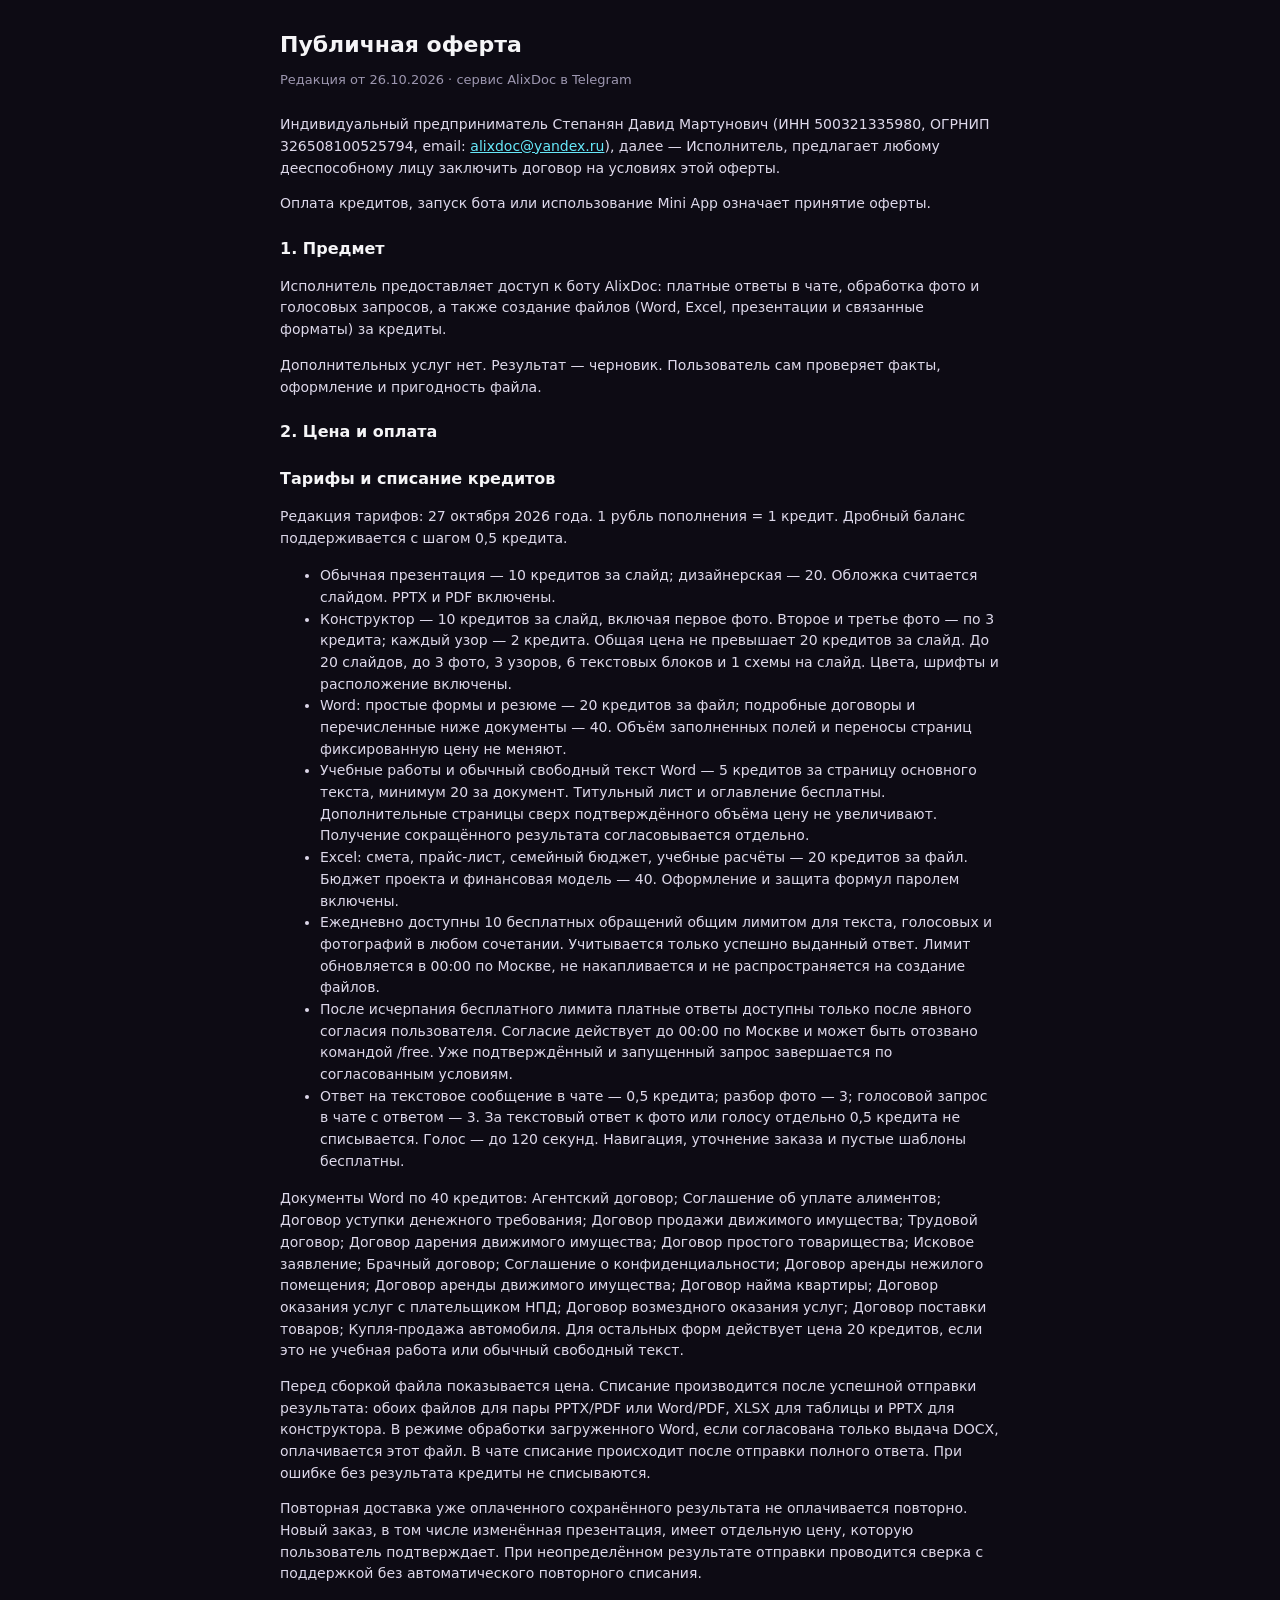
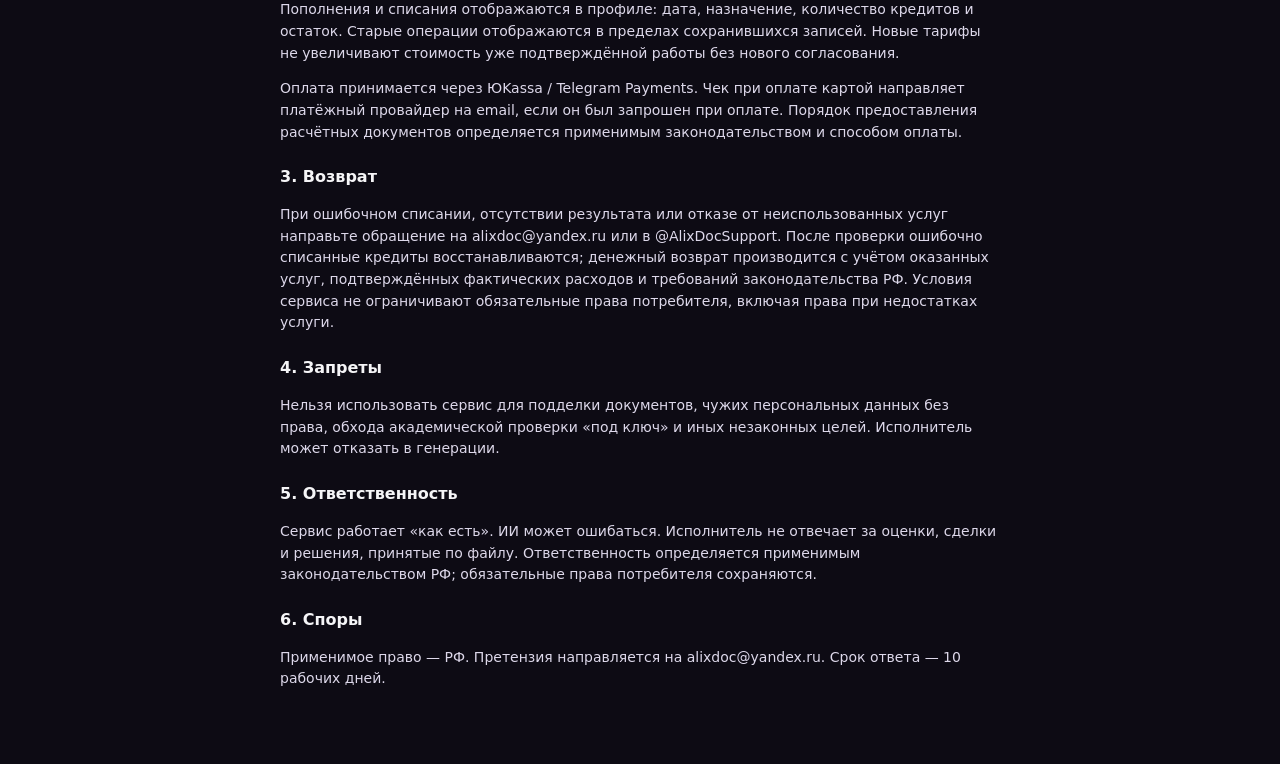
<file: offer.html>
<!DOCTYPE html>
<html lang="ru">
<head>
<meta charset="UTF-8">
<meta name="viewport" content="width=device-width, initial-scale=1.0">
<title>Публичная оферта — AlixDoc</title>
<style>
  body { margin:0; background:#0d0b14; color:#f5f5f7; font-family: Inter, system-ui, sans-serif; line-height:1.55; }
  .wrap { max-width:720px; margin:0 auto; padding:28px 18px 60px; }
  h1 { font-size:22px; margin:0 0 8px; }
  .meta { color:#9d97b0; font-size:13px; margin:0 0 24px; }
  h2 { font-size:16px; margin:22px 0 8px; }
  p, li { font-size:14px; color:#ddd8ea; }
  a { color:#67e8f9; }
</style>
</head>
<body>
<div class="wrap">
  <h1>Публичная оферта</h1>
  <p class="meta">Редакция от 26.10.2026 · сервис AlixDoc в Telegram</p>

  <p>Индивидуальный предприниматель Степанян Давид Мартунович (ИНН 500321335980, ОГРНИП 326508100525794, email: <a href="mailto:alixdoc@yandex.ru">alixdoc@yandex.ru</a>), далее — Исполнитель, предлагает любому дееспособному лицу заключить договор на условиях этой оферты.</p>
  <p>Оплата кредитов, запуск бота или использование Mini App означает принятие оферты.</p>

  <h2>1. Предмет</h2>
  <p>Исполнитель предоставляет доступ к боту AlixDoc: платные ответы в чате, обработка фото и голосовых запросов, а также создание файлов (Word, Excel, презентации и связанные форматы) за кредиты.</p>
  <p>Дополнительных услуг нет. Результат — черновик. Пользователь сам проверяет факты, оформление и пригодность файла.</p>

  <h2>2. Цена и оплата</h2>
<div id="tariffs"><h2>Тарифы и списание кредитов</h2>
<p>Редакция тарифов: 27 октября 2026 года. 1 рубль пополнения = 1 кредит. Дробный баланс поддерживается с шагом 0,5 кредита.</p>
<ul><li>Обычная презентация — 10 кредитов за слайд; дизайнерская — 20. Обложка считается слайдом. PPTX и PDF включены.</li>
<li>Конструктор — 10 кредитов за слайд, включая первое фото. Второе и третье фото — по 3 кредита; каждый узор — 2 кредита. Общая цена не превышает 20 кредитов за слайд. До 20 слайдов, до 3 фото, 3 узоров, 6 текстовых блоков и 1 схемы на слайд. Цвета, шрифты и расположение включены.</li>
<li>Word: простые формы и резюме — 20 кредитов за файл; подробные договоры и перечисленные ниже документы — 40. Объём заполненных полей и переносы страниц фиксированную цену не меняют.</li>
<li>Учебные работы и обычный свободный текст Word — 5 кредитов за страницу основного текста, минимум 20 за документ. Титульный лист и оглавление бесплатны. Дополнительные страницы сверх подтверждённого объёма цену не увеличивают. Получение сокращённого результата согласовывается отдельно.</li>
<li>Excel: смета, прайс-лист, семейный бюджет, учебные расчёты — 20 кредитов за файл. Бюджет проекта и финансовая модель — 40. Оформление и защита формул паролем включены.</li>
<li>Ежедневно доступны 10 бесплатных обращений общим лимитом для текста, голосовых и фотографий в любом сочетании. Учитывается только успешно выданный ответ. Лимит обновляется в 00:00 по Москве, не накапливается и не распространяется на создание файлов.</li><li>После исчерпания бесплатного лимита платные ответы доступны только после явного согласия пользователя. Согласие действует до 00:00 по Москве и может быть отозвано командой /free. Уже подтверждённый и запущенный запрос завершается по согласованным условиям.</li><li>Ответ на текстовое сообщение в чате — 0,5 кредита; разбор фото — 3; голосовой запрос в чате с ответом — 3. За текстовый ответ к фото или голосу отдельно 0,5 кредита не списывается. Голос — до 120 секунд. Навигация, уточнение заказа и пустые шаблоны бесплатны.</li></ul>
<p>Документы Word по 40 кредитов: Агентский договор; Соглашение об уплате алиментов; Договор уступки денежного требования; Договор продажи движимого имущества; Трудовой договор; Договор дарения движимого имущества; Договор простого товарищества; Исковое заявление; Брачный договор; Соглашение о конфиденциальности; Договор аренды нежилого помещения; Договор аренды движимого имущества; Договор найма квартиры; Договор оказания услуг с плательщиком НПД; Договор возмездного оказания услуг; Договор поставки товаров; Купля-продажа автомобиля. Для остальных форм действует цена 20 кредитов, если это не учебная работа или обычный свободный текст.</p>
<p>Перед сборкой файла показывается цена. Списание производится после успешной отправки результата: обоих файлов для пары PPTX/PDF или Word/PDF, XLSX для таблицы и PPTX для конструктора. В режиме обработки загруженного Word, если согласована только выдача DOCX, оплачивается этот файл. В чате списание происходит после отправки полного ответа. При ошибке без результата кредиты не списываются.</p>
<p>Повторная доставка уже оплаченного сохранённого результата не оплачивается повторно. Новый заказ, в том числе изменённая презентация, имеет отдельную цену, которую пользователь подтверждает. При неопределённом результате отправки проводится сверка с поддержкой без автоматического повторного списания.</p>
<p>Пополнения и списания отображаются в профиле: дата, назначение, количество кредитов и остаток. Старые операции отображаются в пределах сохранившихся записей. Новые тарифы не увеличивают стоимость уже подтверждённой работы без нового согласования.</p></div>
  <p>Оплата принимается через ЮKassa / Telegram Payments. Чек при оплате картой направляет платёжный провайдер на email, если он был запрошен при оплате. Порядок предоставления расчётных документов определяется применимым законодательством и способом оплаты.</p>

  <h2>3. Возврат</h2>
  <p>При ошибочном списании, отсутствии результата или отказе от неиспользованных услуг направьте обращение на alixdoc@yandex.ru или в @AlixDocSupport. После проверки ошибочно списанные кредиты восстанавливаются; денежный возврат производится с учётом оказанных услуг, подтверждённых фактических расходов и требований законодательства РФ. Условия сервиса не ограничивают обязательные права потребителя, включая права при недостатках услуги.</p>

  <h2>4. Запреты</h2>
  <p>Нельзя использовать сервис для подделки документов, чужих персональных данных без права, обхода академической проверки «под ключ» и иных незаконных целей. Исполнитель может отказать в генерации.</p>

  <h2>5. Ответственность</h2>
  <p>Сервис работает «как есть». ИИ может ошибаться. Исполнитель не отвечает за оценки, сделки и решения, принятые по файлу. Ответственность определяется применимым законодательством РФ; обязательные права потребителя сохраняются.</p>

  <h2>6. Споры</h2>
  <p>Применимое право — РФ. Претензия направляется на alixdoc@yandex.ru. Срок ответа — 10 рабочих дней.</p>
</div>
</body>
</html>
</file>
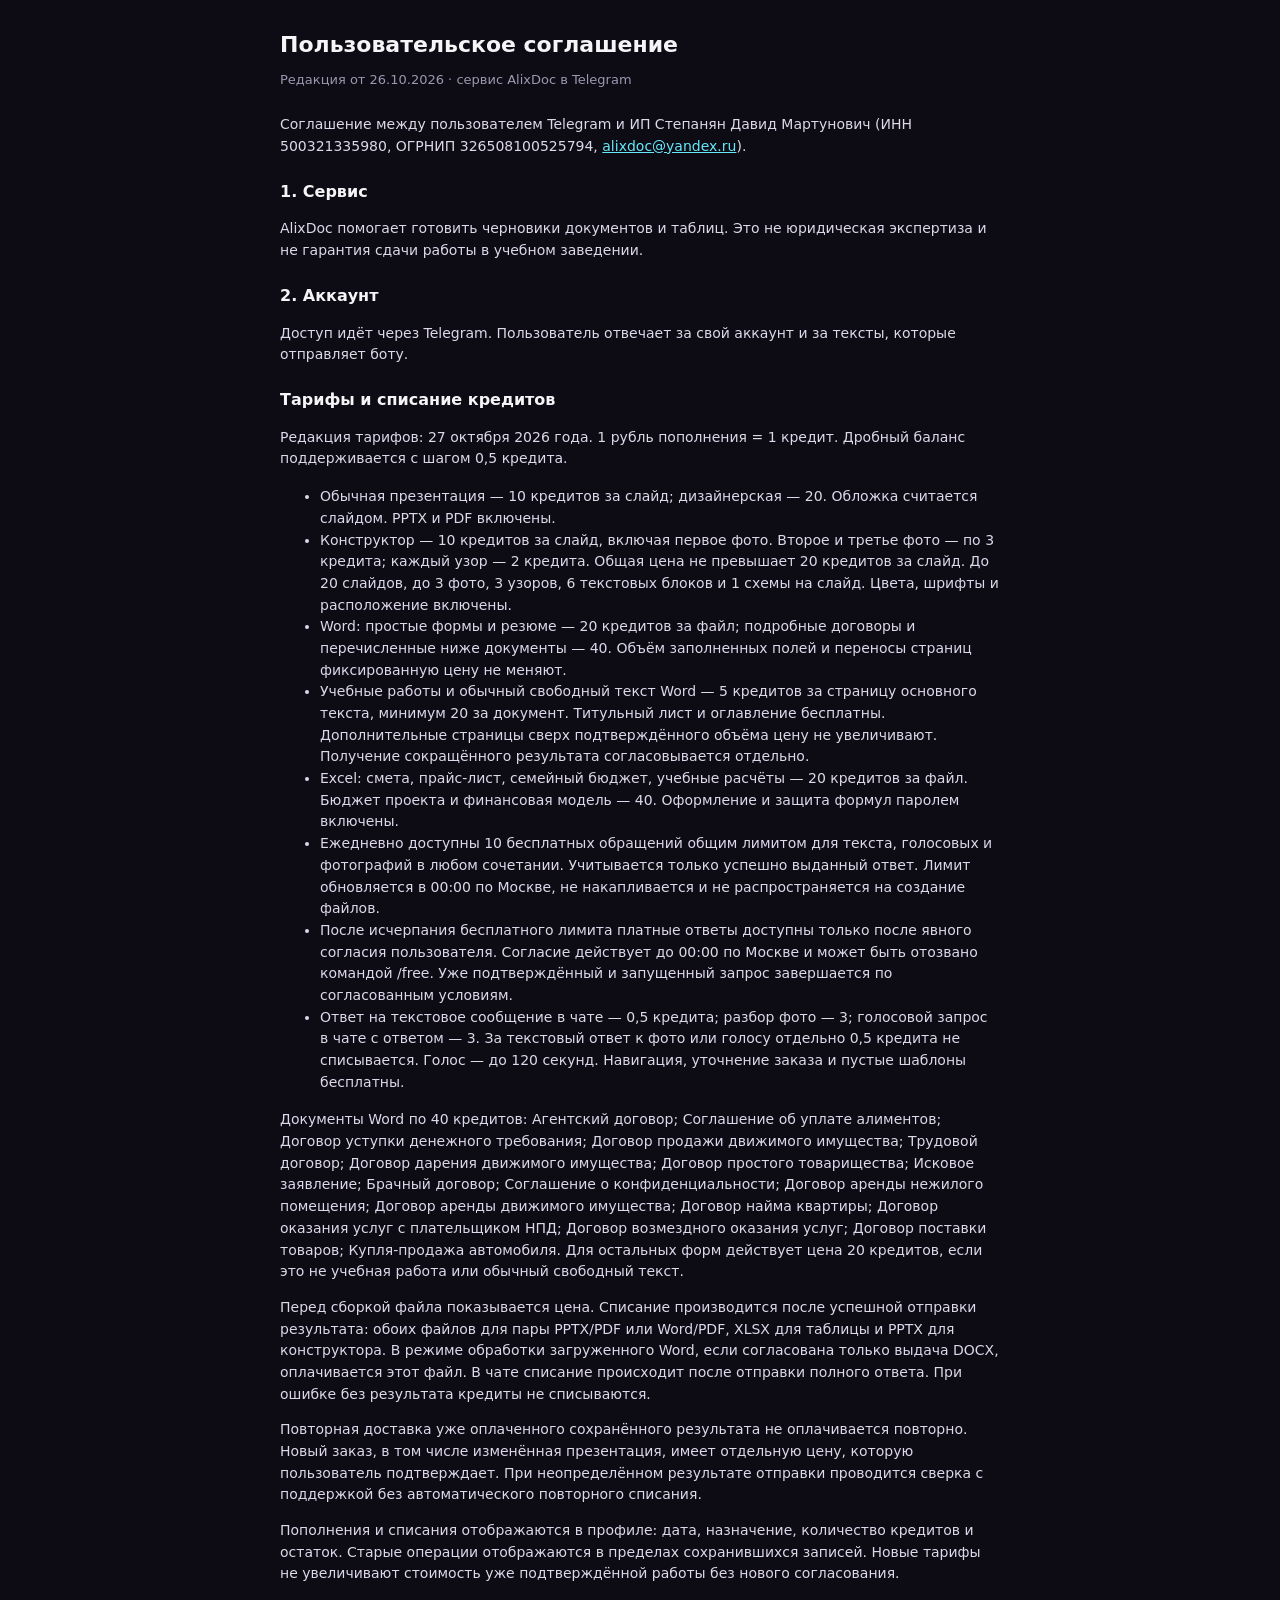
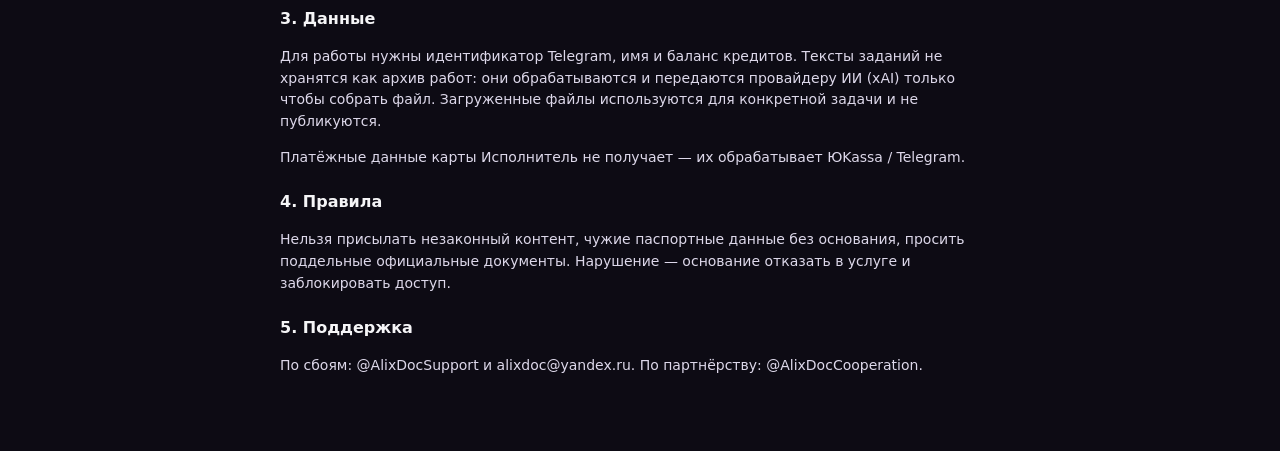
<file: terms.html>
<!DOCTYPE html>
<html lang="ru">
<head>
<meta charset="UTF-8">
<meta name="viewport" content="width=device-width, initial-scale=1.0">
<title>Пользовательское соглашение — AlixDoc</title>
<style>
  body { margin:0; background:#0d0b14; color:#f5f5f7; font-family: Inter, system-ui, sans-serif; line-height:1.55; }
  .wrap { max-width:720px; margin:0 auto; padding:28px 18px 60px; }
  h1 { font-size:22px; margin:0 0 8px; }
  .meta { color:#9d97b0; font-size:13px; margin:0 0 24px; }
  h2 { font-size:16px; margin:22px 0 8px; }
  p, li { font-size:14px; color:#ddd8ea; }
  a { color:#67e8f9; }
</style>
</head>
<body>
<div class="wrap">
  <h1>Пользовательское соглашение</h1>
  <p class="meta">Редакция от 26.10.2026 · сервис AlixDoc в Telegram</p>

  <p>Соглашение между пользователем Telegram и ИП Степанян Давид Мартунович (ИНН 500321335980, ОГРНИП 326508100525794, <a href="mailto:alixdoc@yandex.ru">alixdoc@yandex.ru</a>).</p>

  <h2>1. Сервис</h2>
  <p>AlixDoc помогает готовить черновики документов и таблиц. Это не юридическая экспертиза и не гарантия сдачи работы в учебном заведении.</p>

  <h2>2. Аккаунт</h2>
  <p>Доступ идёт через Telegram. Пользователь отвечает за свой аккаунт и за тексты, которые отправляет боту.</p>

<div id="tariffs"><h2>Тарифы и списание кредитов</h2>
<p>Редакция тарифов: 27 октября 2026 года. 1 рубль пополнения = 1 кредит. Дробный баланс поддерживается с шагом 0,5 кредита.</p>
<ul><li>Обычная презентация — 10 кредитов за слайд; дизайнерская — 20. Обложка считается слайдом. PPTX и PDF включены.</li>
<li>Конструктор — 10 кредитов за слайд, включая первое фото. Второе и третье фото — по 3 кредита; каждый узор — 2 кредита. Общая цена не превышает 20 кредитов за слайд. До 20 слайдов, до 3 фото, 3 узоров, 6 текстовых блоков и 1 схемы на слайд. Цвета, шрифты и расположение включены.</li>
<li>Word: простые формы и резюме — 20 кредитов за файл; подробные договоры и перечисленные ниже документы — 40. Объём заполненных полей и переносы страниц фиксированную цену не меняют.</li>
<li>Учебные работы и обычный свободный текст Word — 5 кредитов за страницу основного текста, минимум 20 за документ. Титульный лист и оглавление бесплатны. Дополнительные страницы сверх подтверждённого объёма цену не увеличивают. Получение сокращённого результата согласовывается отдельно.</li>
<li>Excel: смета, прайс-лист, семейный бюджет, учебные расчёты — 20 кредитов за файл. Бюджет проекта и финансовая модель — 40. Оформление и защита формул паролем включены.</li>
<li>Ежедневно доступны 10 бесплатных обращений общим лимитом для текста, голосовых и фотографий в любом сочетании. Учитывается только успешно выданный ответ. Лимит обновляется в 00:00 по Москве, не накапливается и не распространяется на создание файлов.</li><li>После исчерпания бесплатного лимита платные ответы доступны только после явного согласия пользователя. Согласие действует до 00:00 по Москве и может быть отозвано командой /free. Уже подтверждённый и запущенный запрос завершается по согласованным условиям.</li><li>Ответ на текстовое сообщение в чате — 0,5 кредита; разбор фото — 3; голосовой запрос в чате с ответом — 3. За текстовый ответ к фото или голосу отдельно 0,5 кредита не списывается. Голос — до 120 секунд. Навигация, уточнение заказа и пустые шаблоны бесплатны.</li></ul>
<p>Документы Word по 40 кредитов: Агентский договор; Соглашение об уплате алиментов; Договор уступки денежного требования; Договор продажи движимого имущества; Трудовой договор; Договор дарения движимого имущества; Договор простого товарищества; Исковое заявление; Брачный договор; Соглашение о конфиденциальности; Договор аренды нежилого помещения; Договор аренды движимого имущества; Договор найма квартиры; Договор оказания услуг с плательщиком НПД; Договор возмездного оказания услуг; Договор поставки товаров; Купля-продажа автомобиля. Для остальных форм действует цена 20 кредитов, если это не учебная работа или обычный свободный текст.</p>
<p>Перед сборкой файла показывается цена. Списание производится после успешной отправки результата: обоих файлов для пары PPTX/PDF или Word/PDF, XLSX для таблицы и PPTX для конструктора. В режиме обработки загруженного Word, если согласована только выдача DOCX, оплачивается этот файл. В чате списание происходит после отправки полного ответа. При ошибке без результата кредиты не списываются.</p>
<p>Повторная доставка уже оплаченного сохранённого результата не оплачивается повторно. Новый заказ, в том числе изменённая презентация, имеет отдельную цену, которую пользователь подтверждает. При неопределённом результате отправки проводится сверка с поддержкой без автоматического повторного списания.</p>
<p>Пополнения и списания отображаются в профиле: дата, назначение, количество кредитов и остаток. Старые операции отображаются в пределах сохранившихся записей. Новые тарифы не увеличивают стоимость уже подтверждённой работы без нового согласования.</p></div>
  <h2>3. Данные</h2>
  <p>Для работы нужны идентификатор Telegram, имя и баланс кредитов. Тексты заданий не хранятся как архив работ: они обрабатываются и передаются провайдеру ИИ (xAI) только чтобы собрать файл. Загруженные файлы используются для конкретной задачи и не публикуются.</p>
  <p>Платёжные данные карты Исполнитель не получает — их обрабатывает ЮKassa / Telegram.</p>

  <h2>4. Правила</h2>
  <p>Нельзя присылать незаконный контент, чужие паспортные данные без основания, просить поддельные официальные документы. Нарушение — основание отказать в услуге и заблокировать доступ.</p>

  <h2>5. Поддержка</h2>
  <p>По сбоям: @AlixDocSupport и alixdoc@yandex.ru. По партнёрству: @AlixDocCooperation.</p>
</div>
</body>
</html>
</file>
